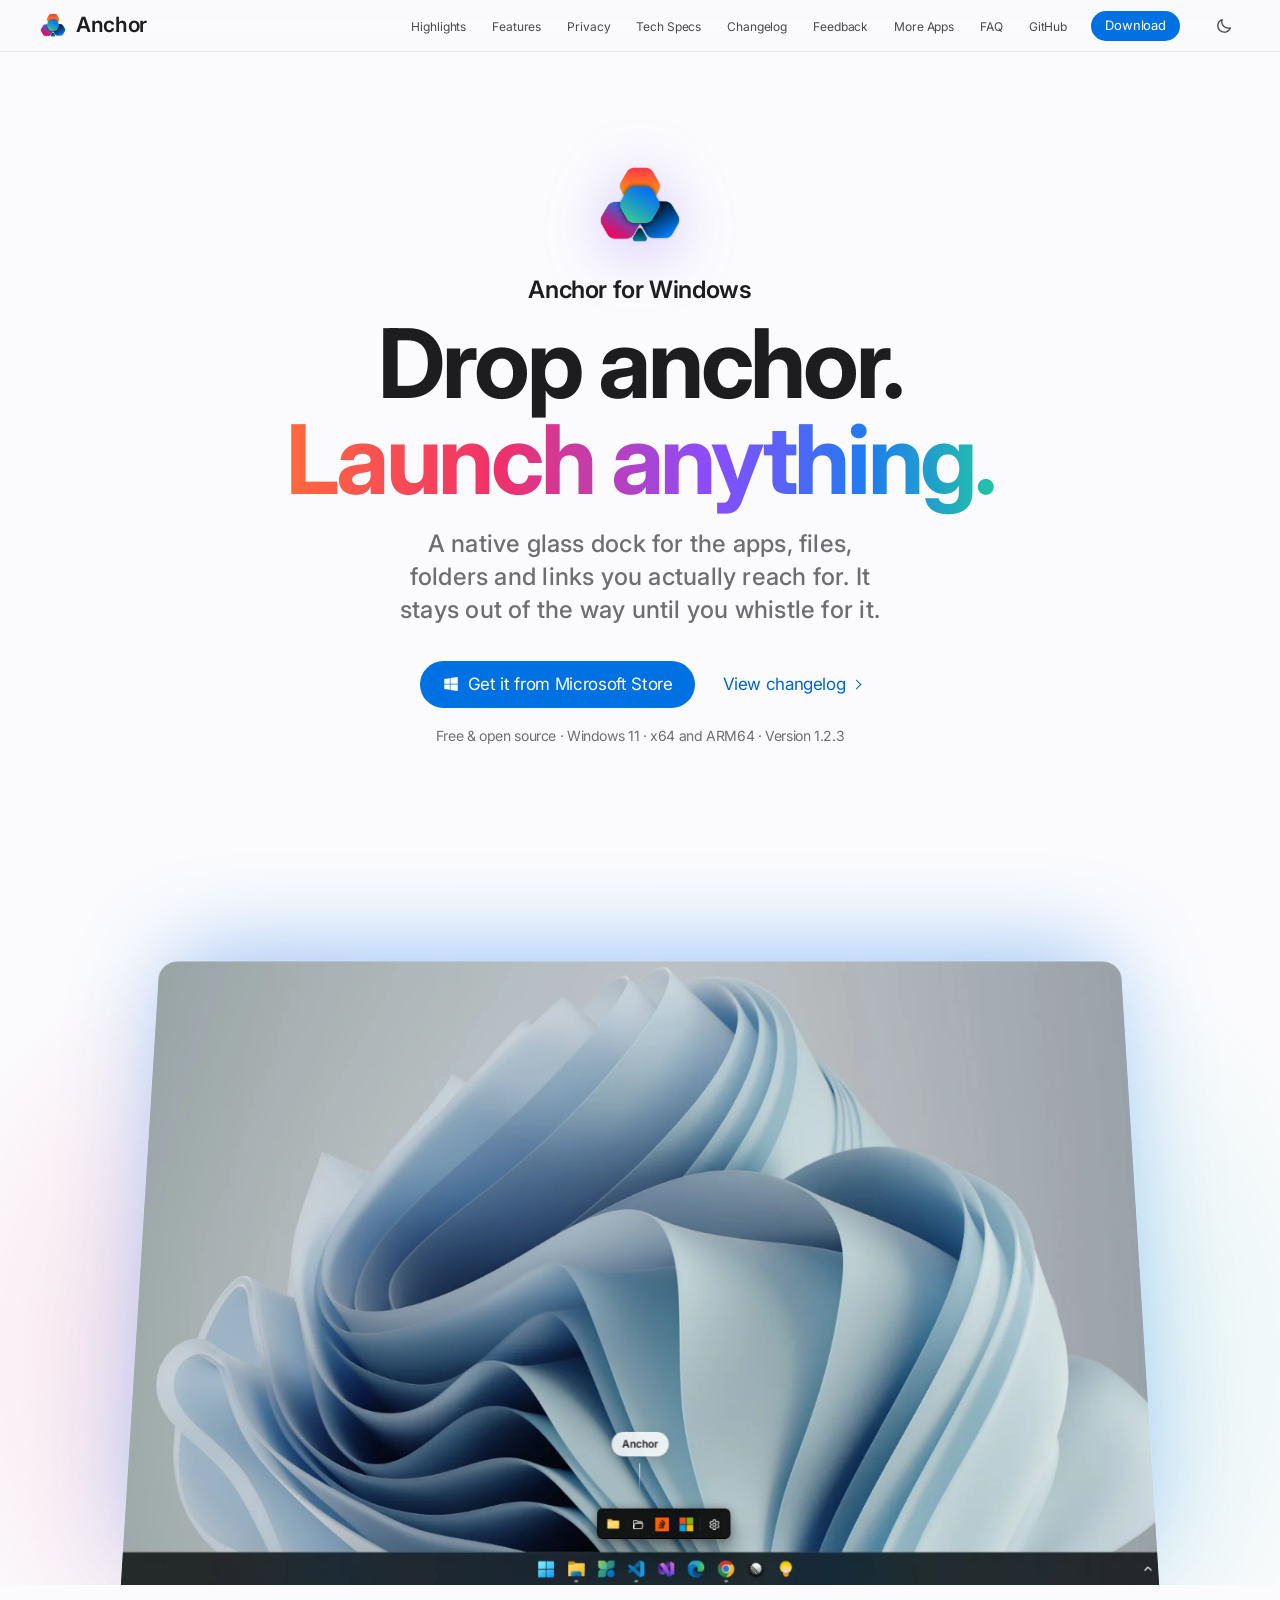
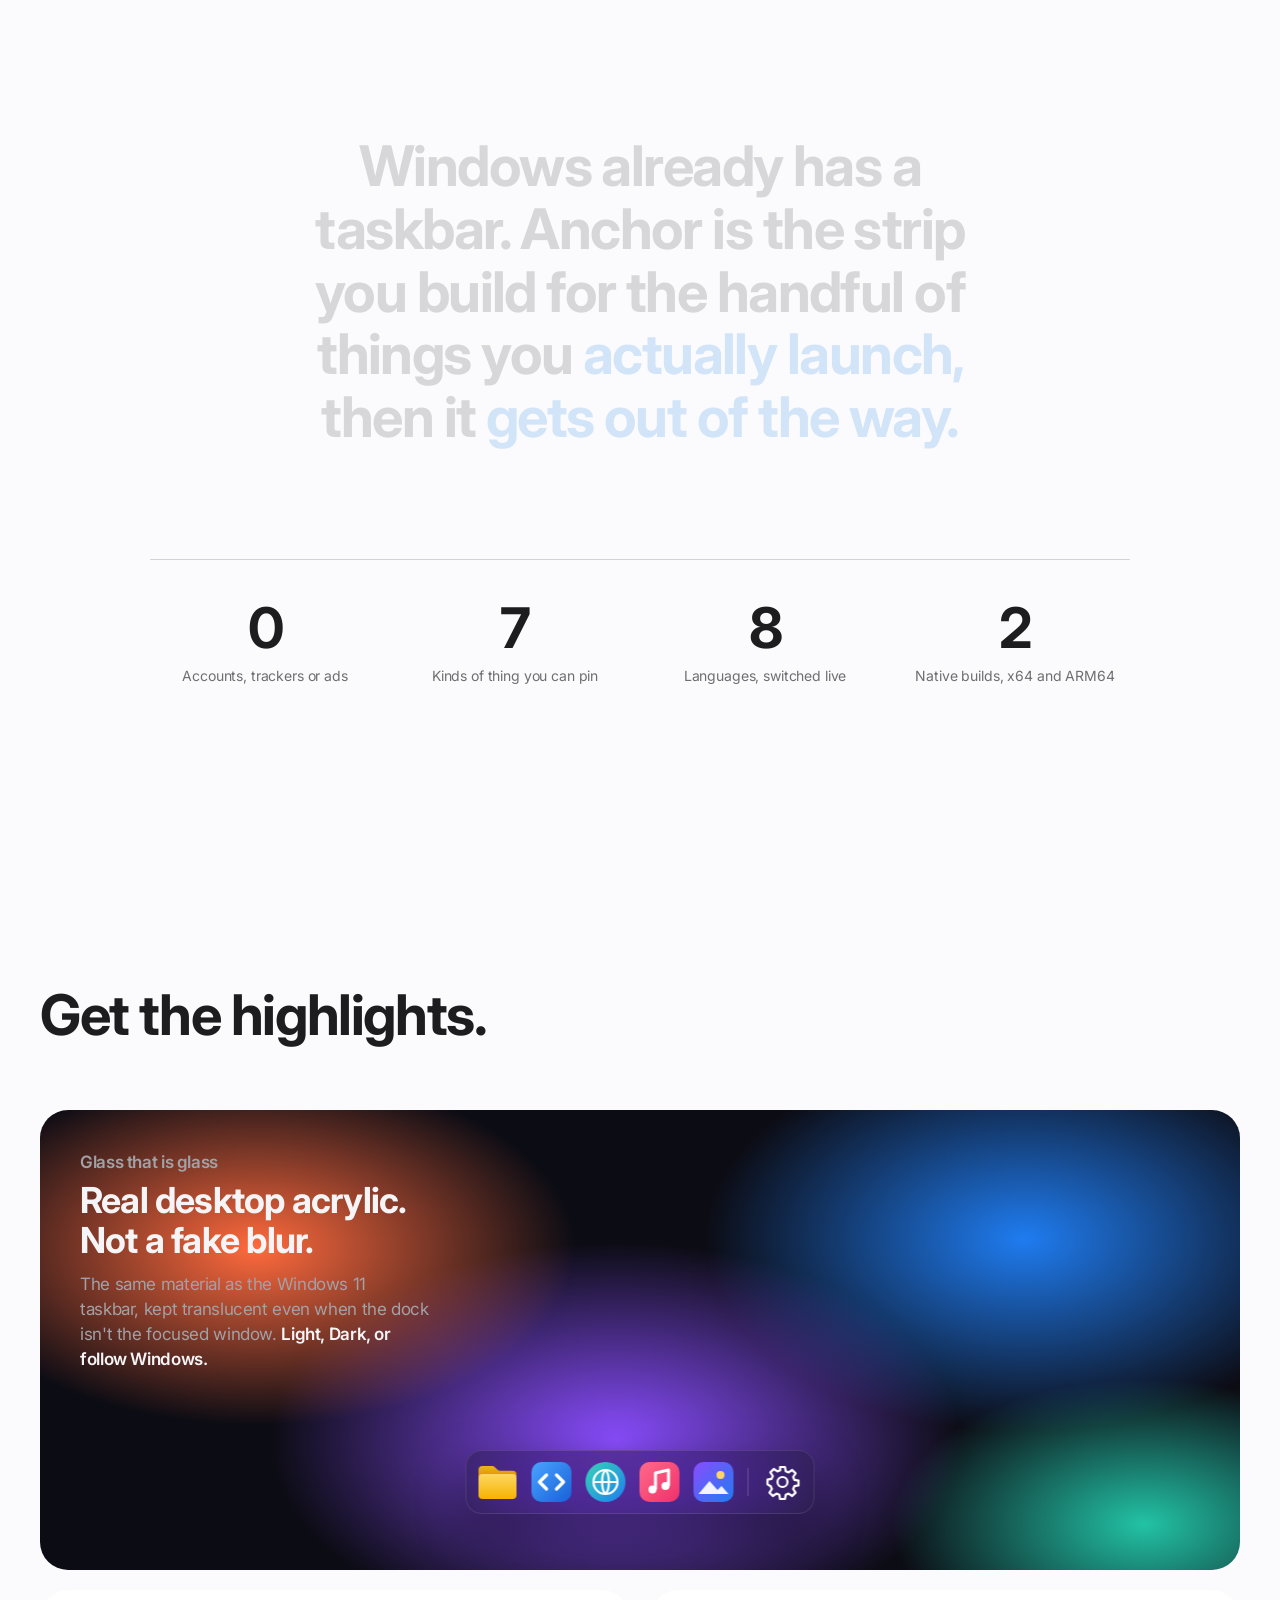
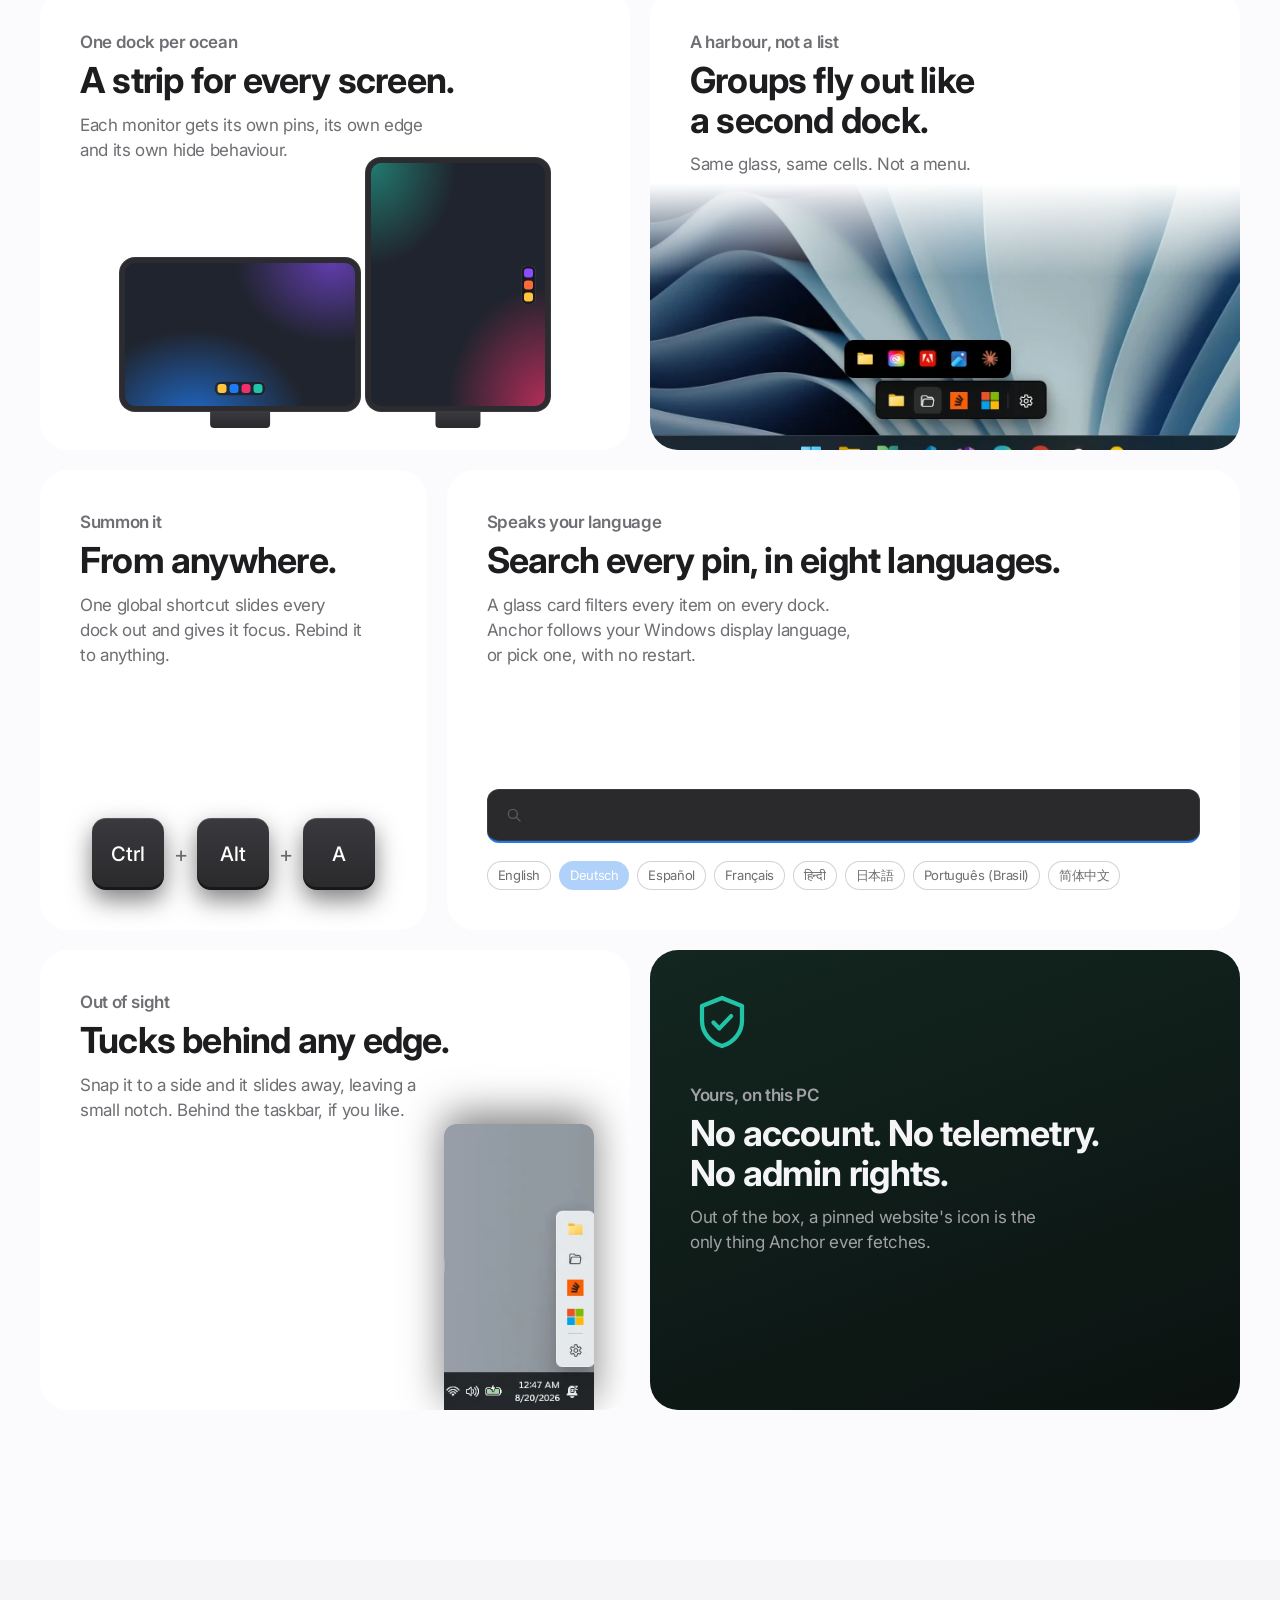
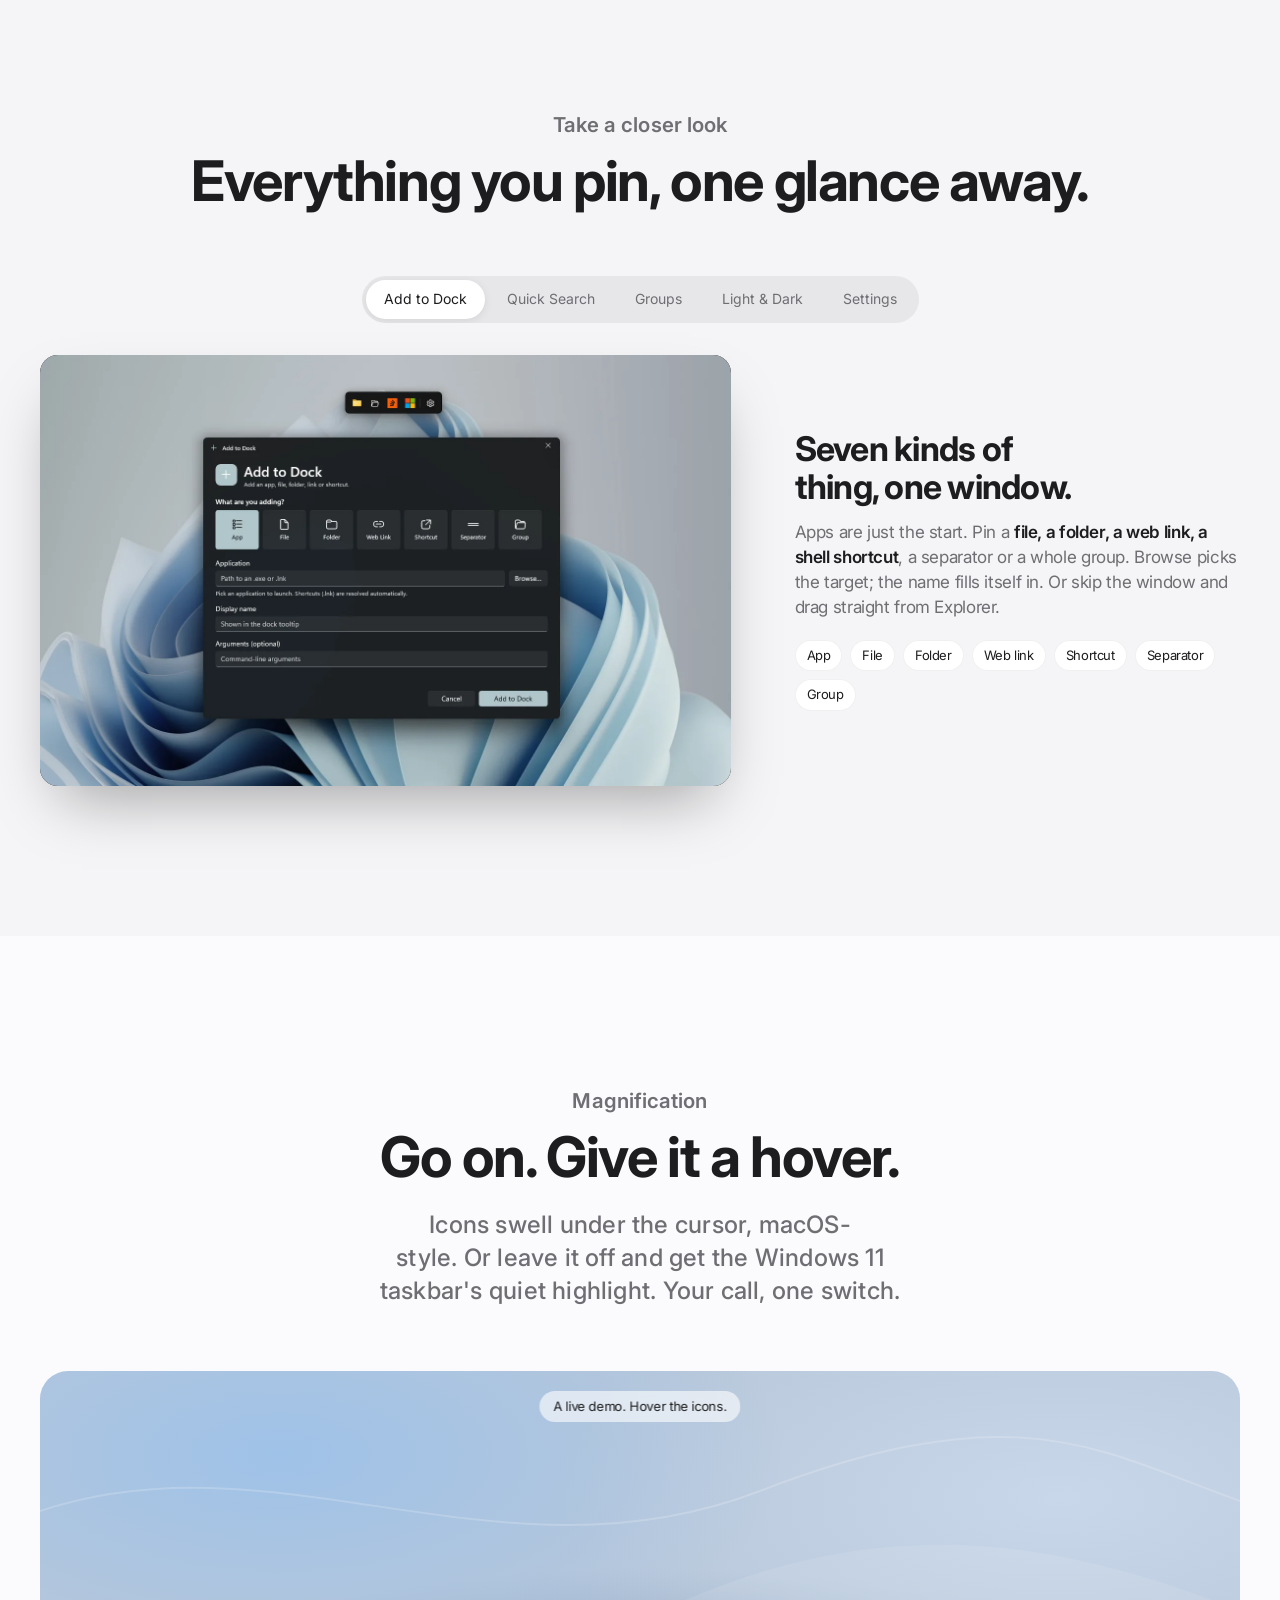
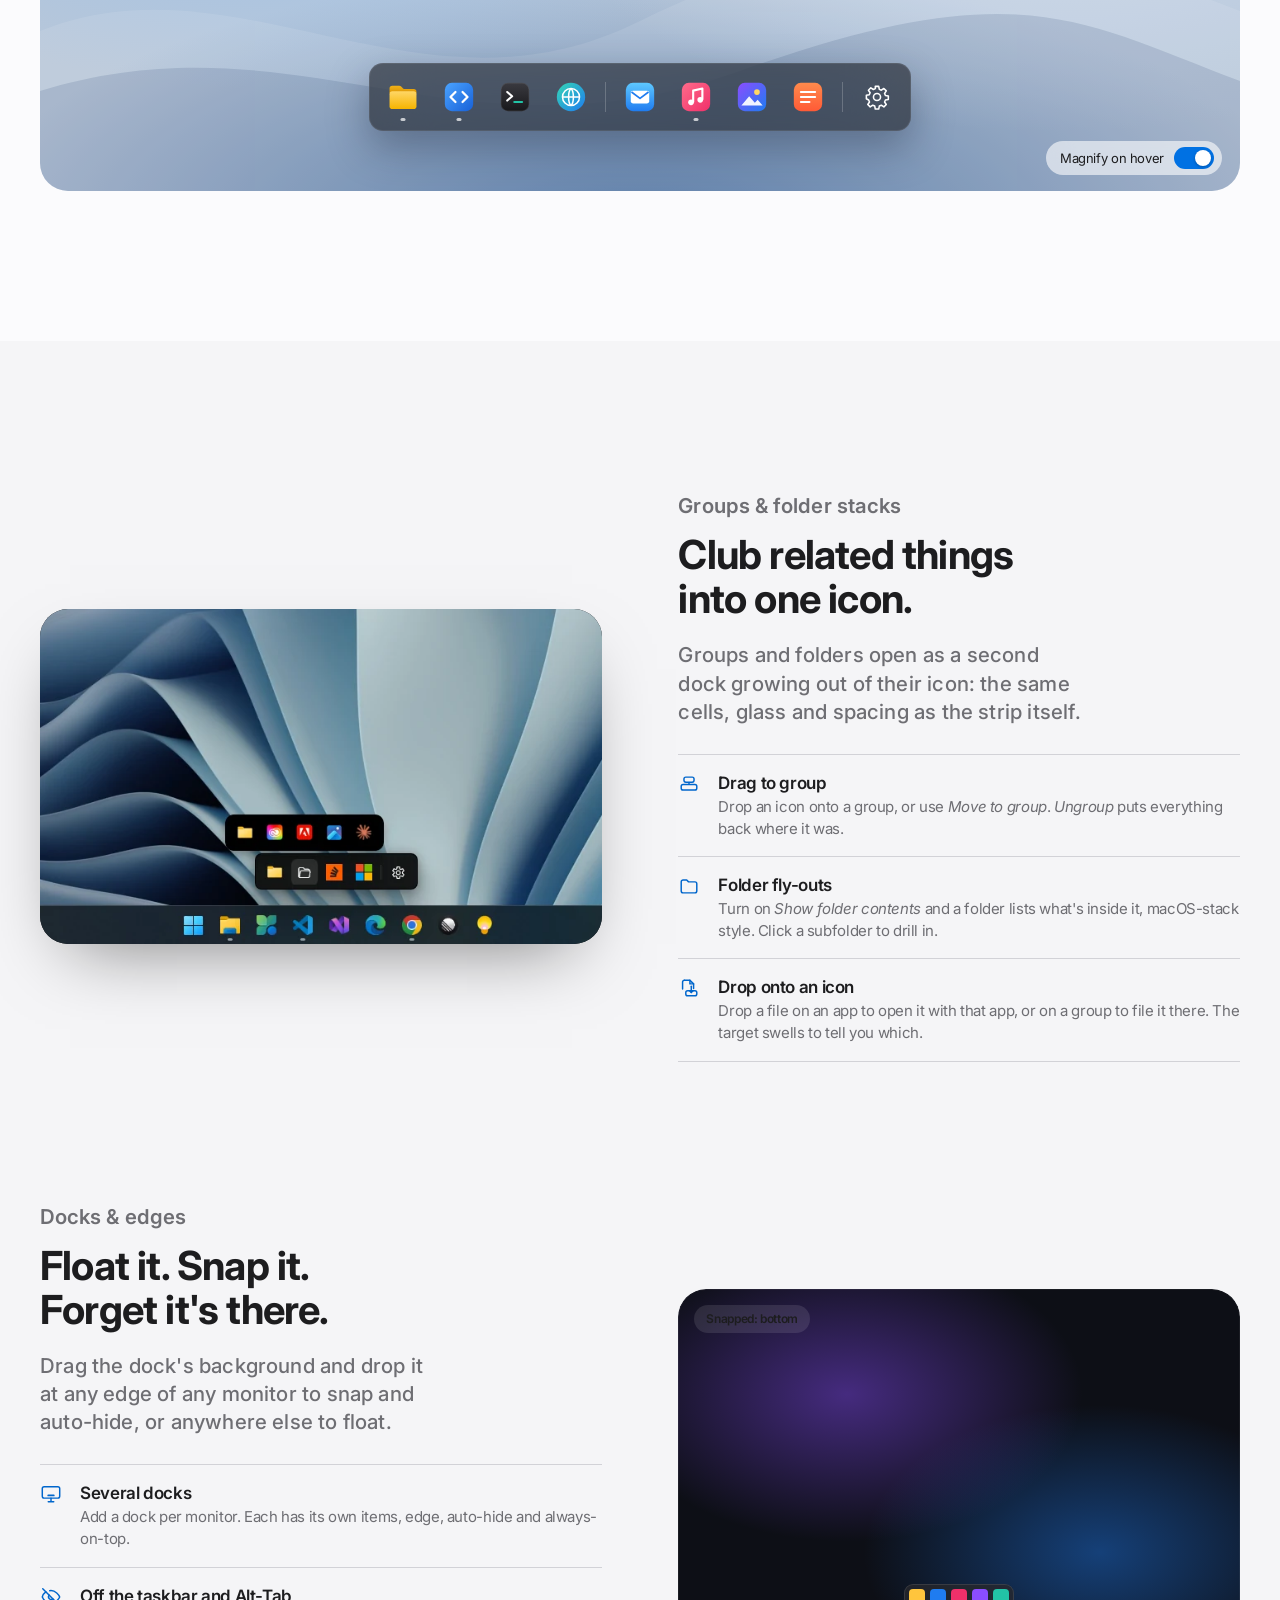
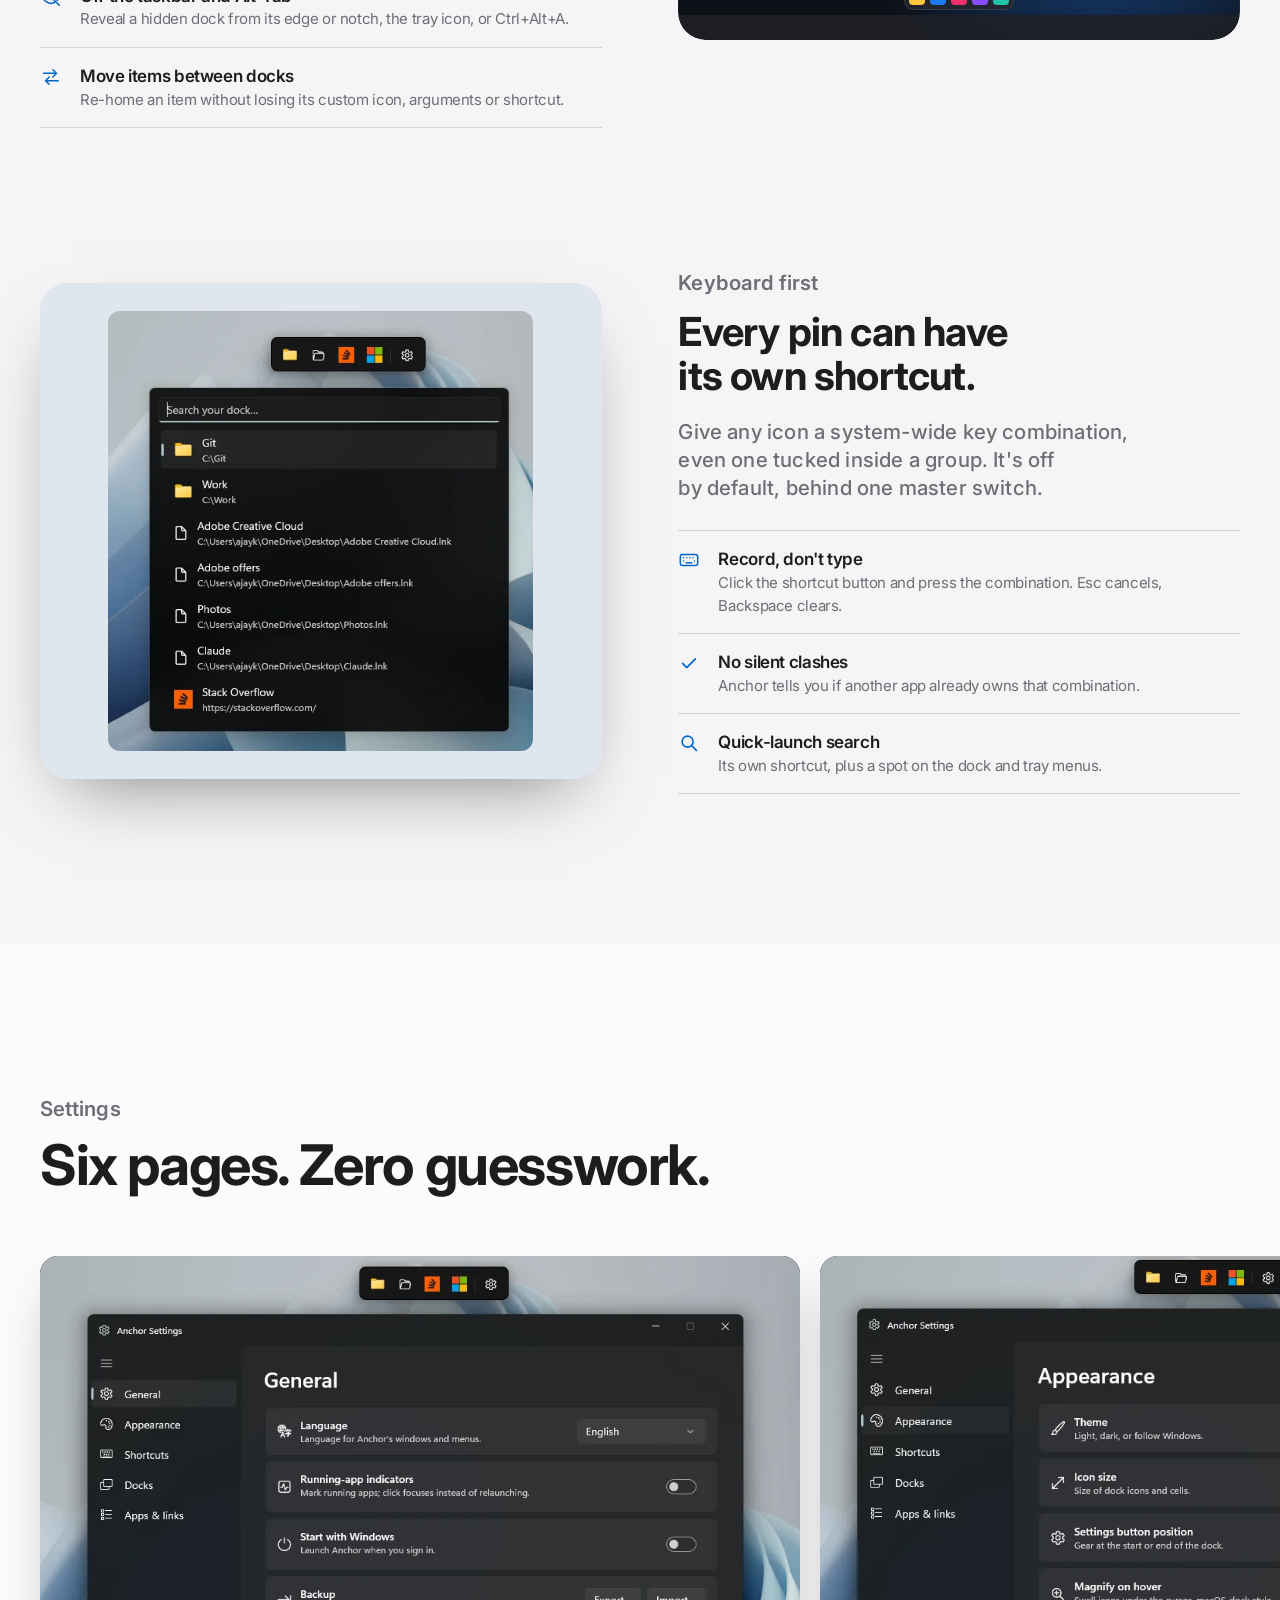
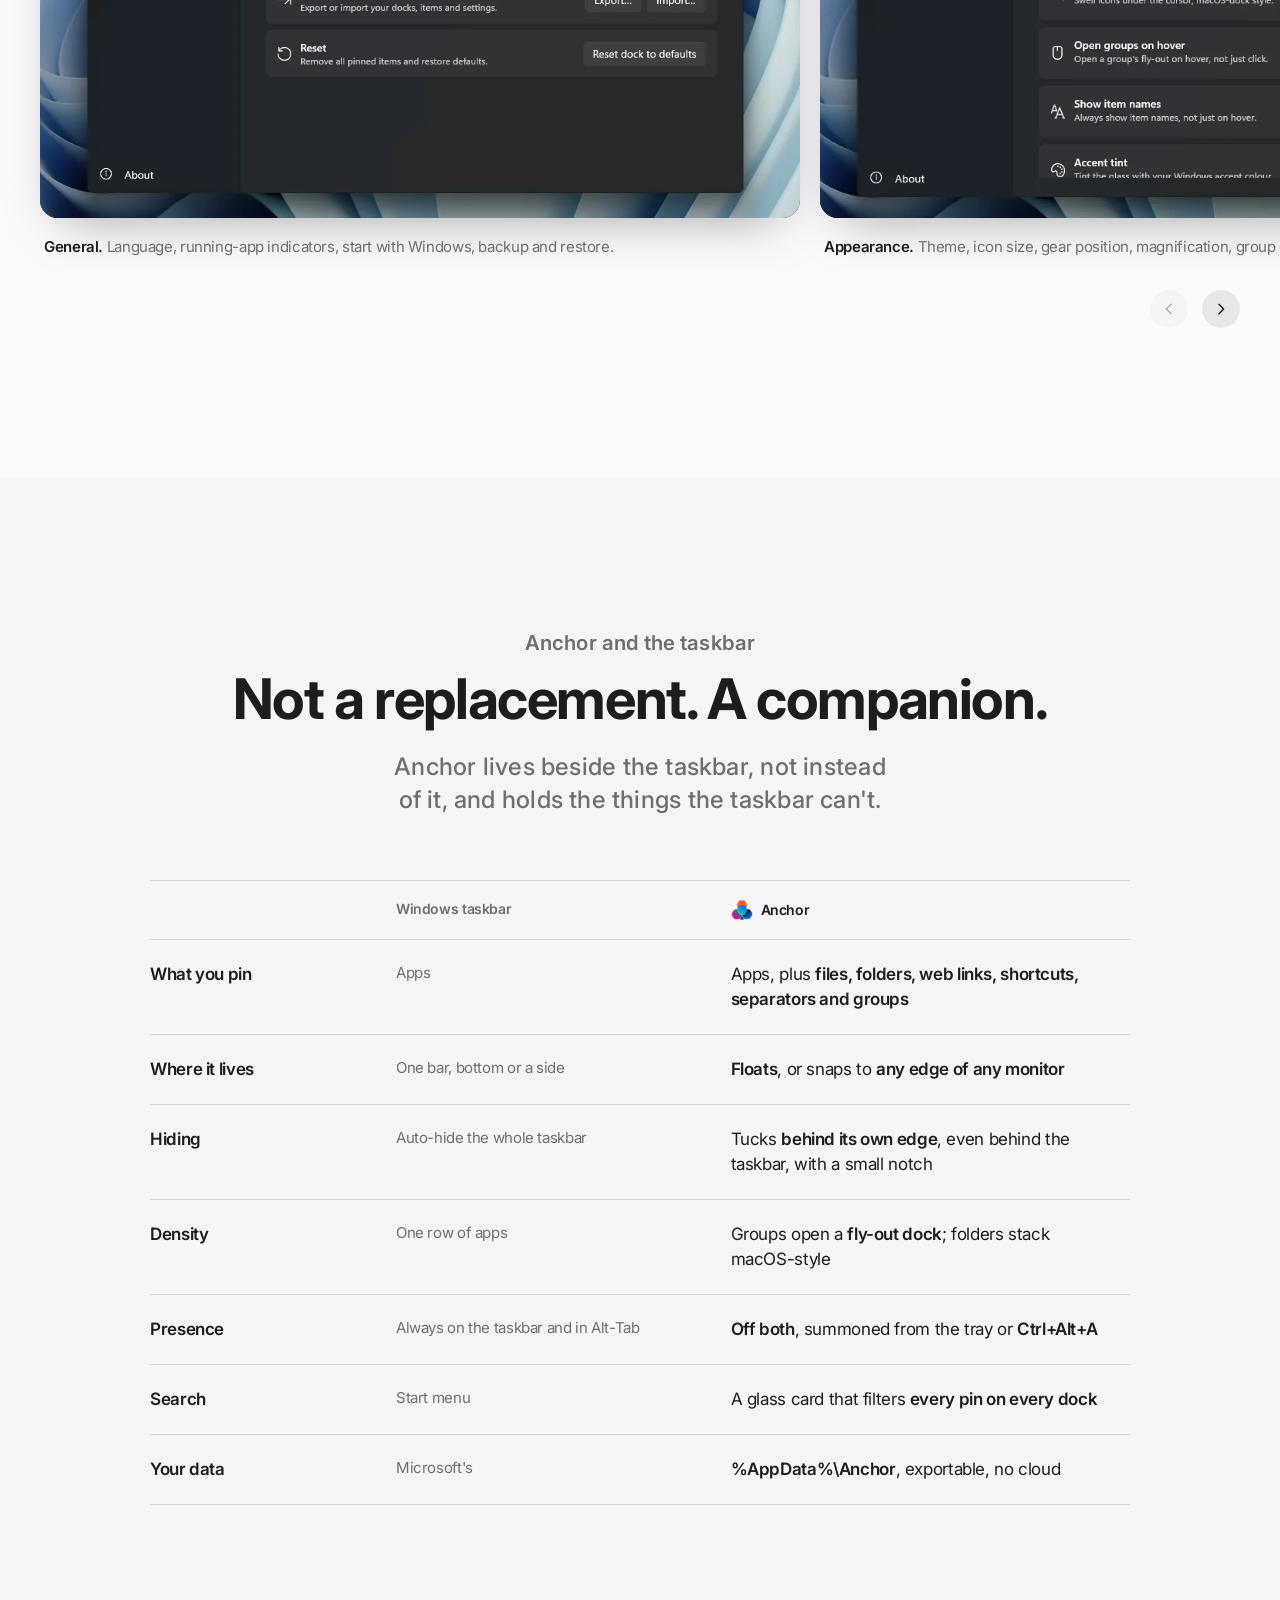
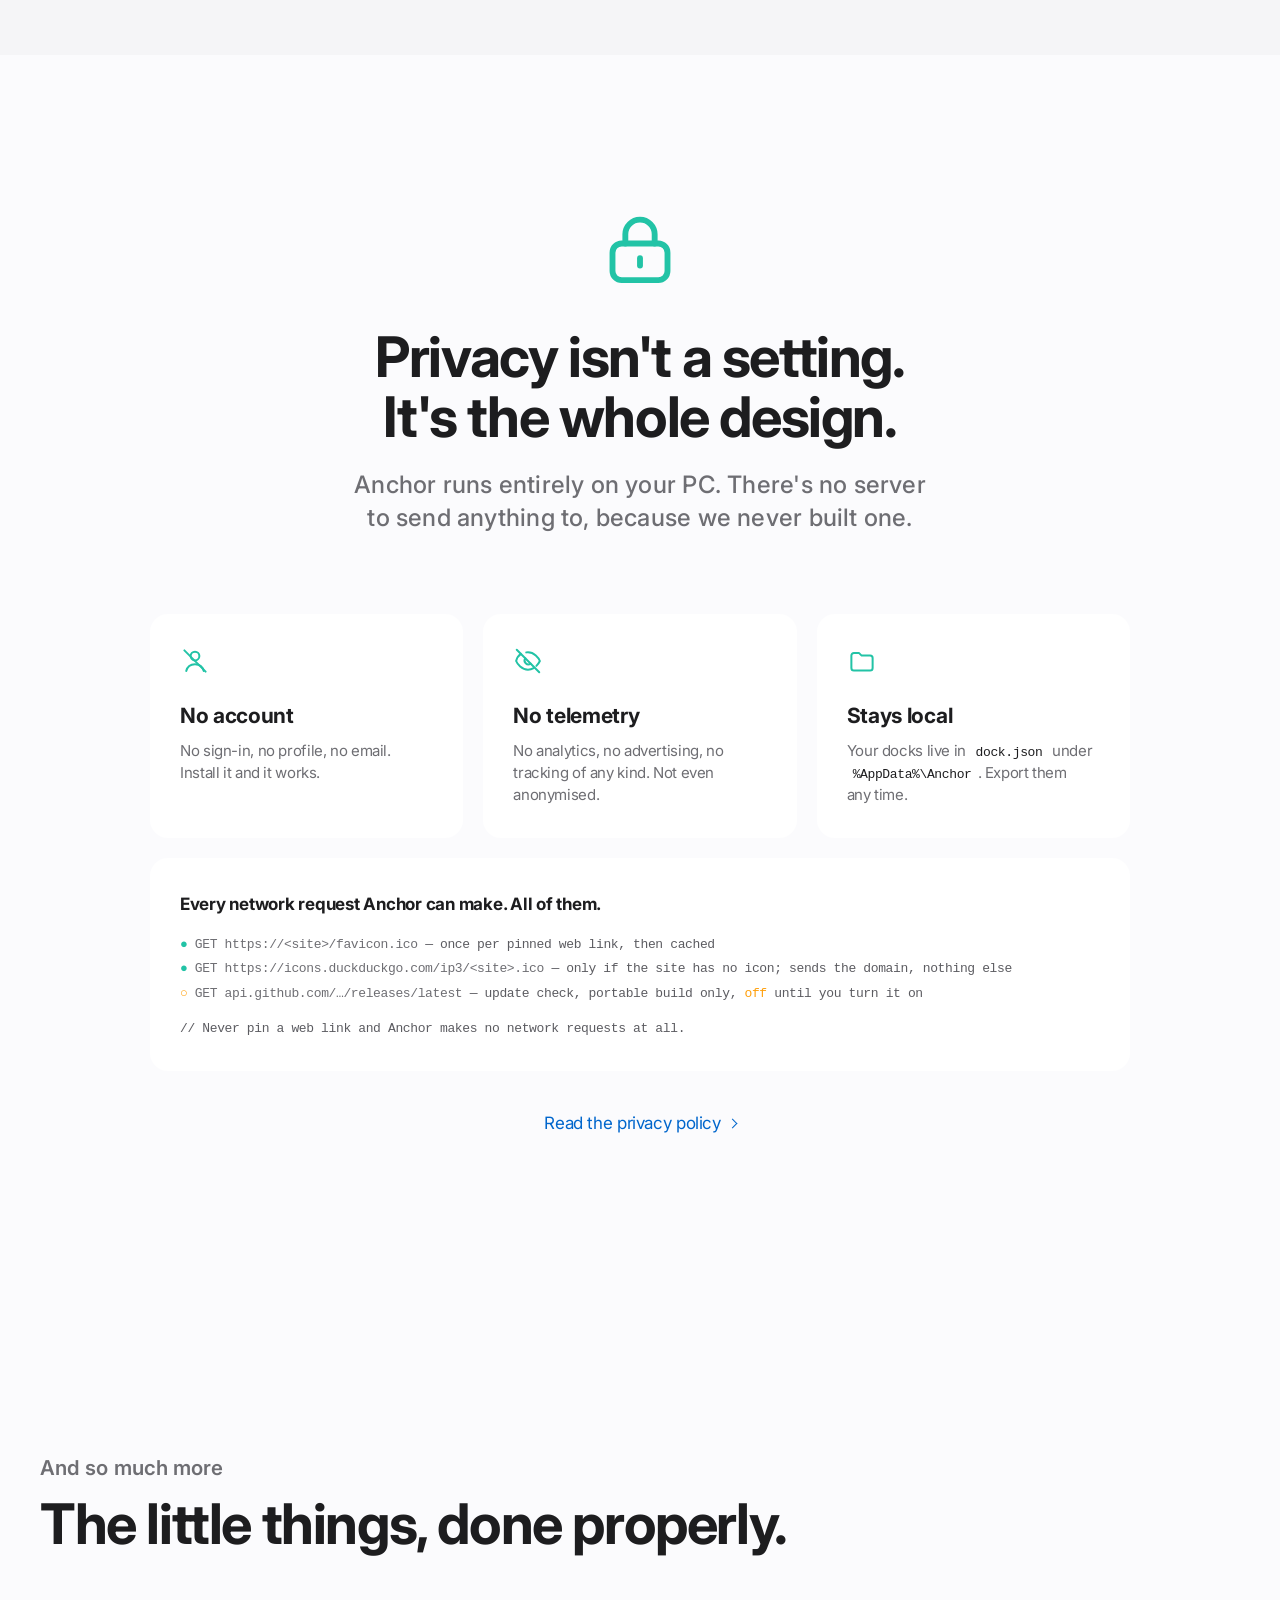
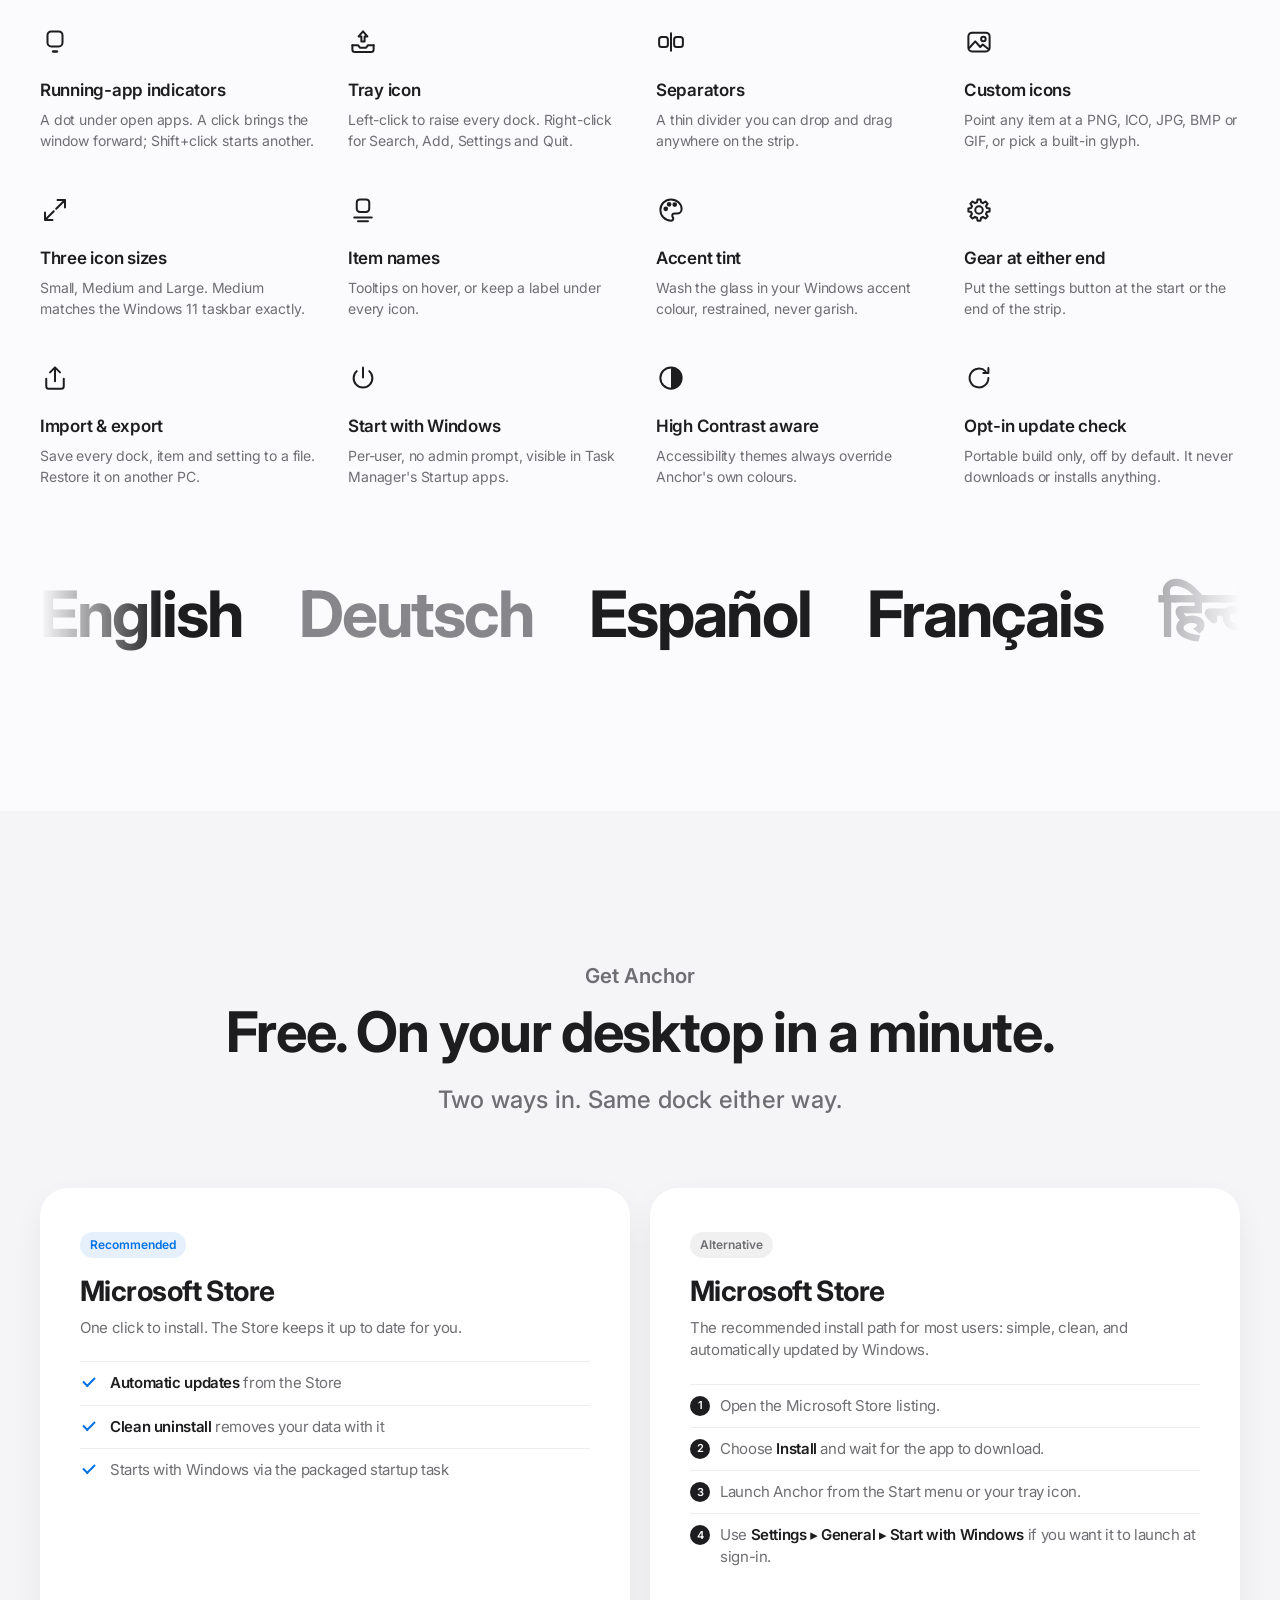
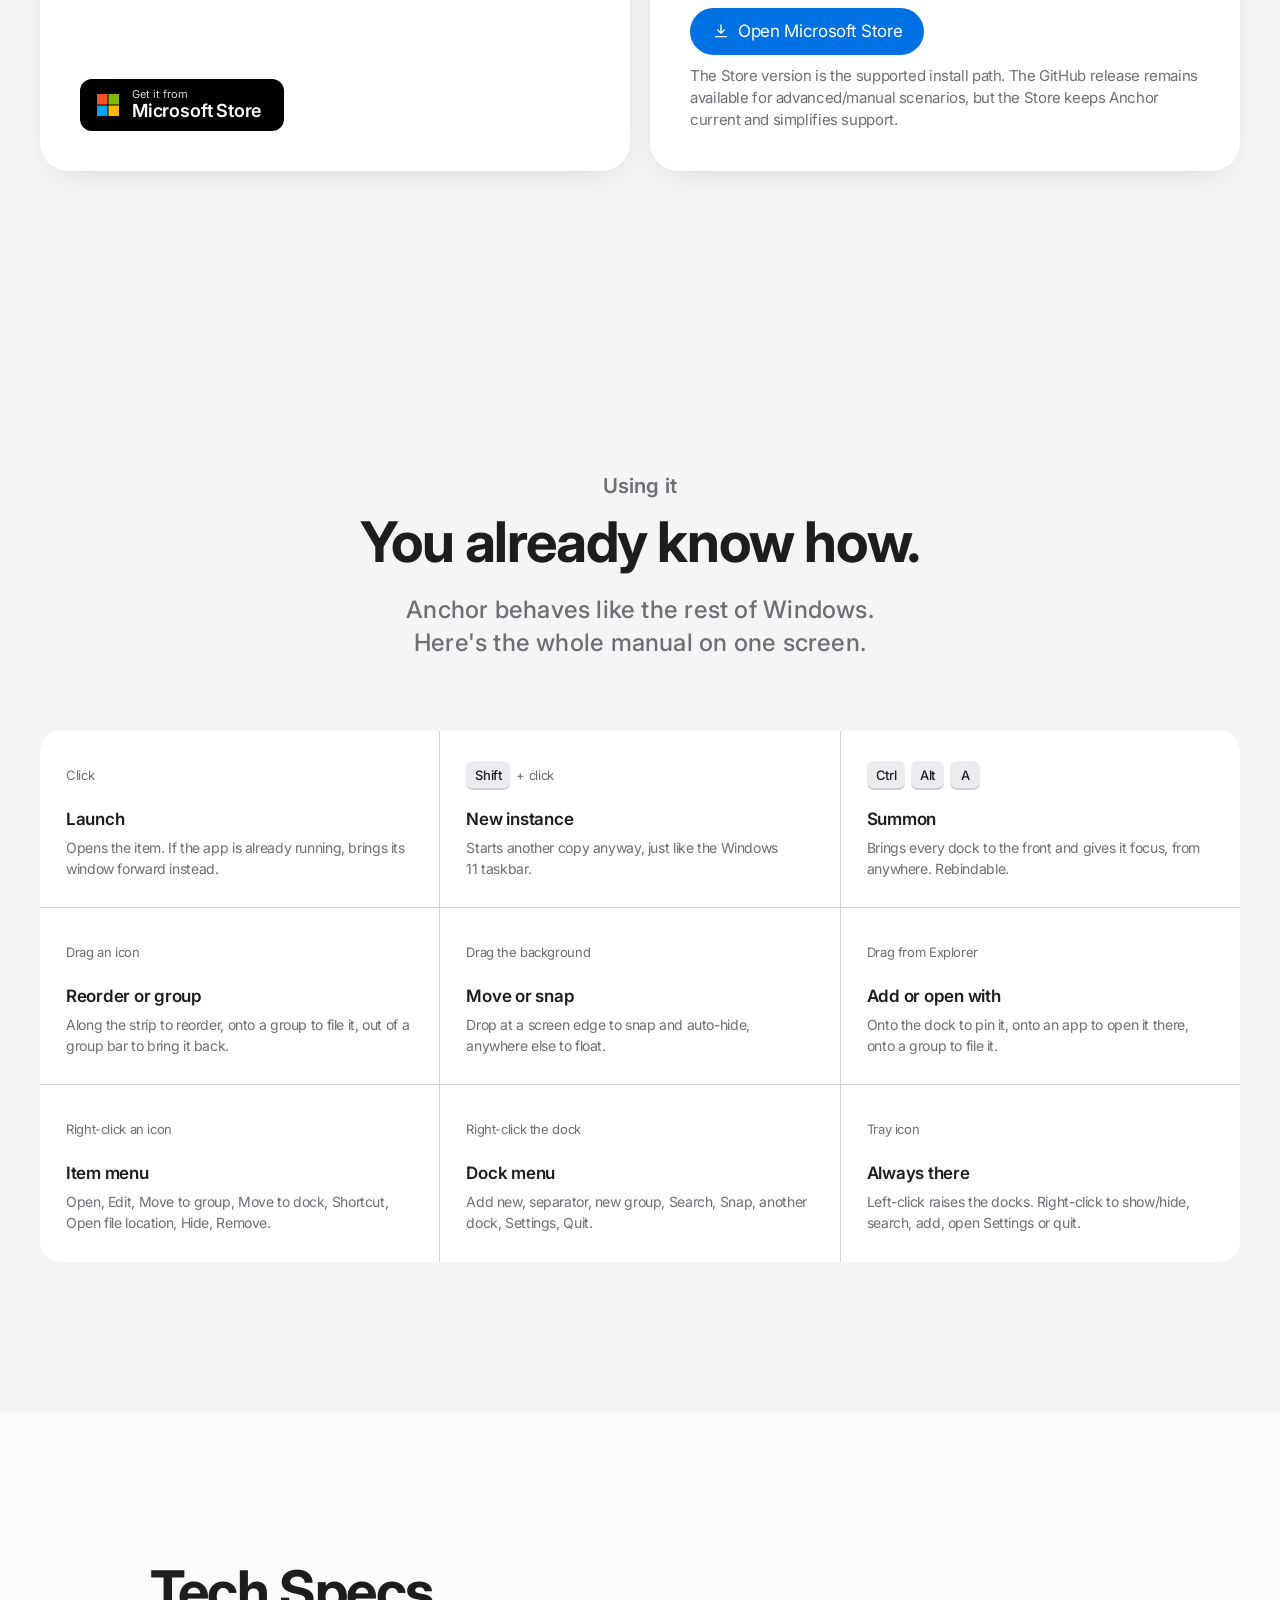
<file: dock/website/index.html>
<!doctype html>
<html lang="en">
<head>
  <meta charset="utf-8">
  <meta name="viewport" content="width=device-width, initial-scale=1, viewport-fit=cover">
  <title>AnchorDock</title>
  <meta name="description" content="Anchor is a floating Windows dock and app launcher built on WinUI 3 and dotnet. Pin apps, files, folders and web links, and launch them across multiple monitors with a shortcut.">
  <meta name="theme-color" content="#000000">
  <meta name="color-scheme" content="light dark">
  <link rel="canonical" href="https://www.anchordock-app.com/">

  <meta property="og:type" content="website">
  <meta property="og:site_name" content="Anchor">
  <meta property="og:title" content="Anchor — Drop anchor. Launch anything.">
  <meta property="og:description" content="A native WinUI 3 dock for Windows. Real acrylic glass, one dock per monitor, fly-out groups and search across every pin. Free, open source, and private by design.">
  <meta property="og:url" content="https://www.anchordock-app.com/">
  <meta property="og:image" content="https://www.anchordock-app.com/assets/img/og.jpg">
  <meta property="og:image:width" content="1200">
  <meta property="og:image:height" content="630">
  <meta name="twitter:card" content="summary_large_image">
  <meta name="twitter:title" content="Anchor — Drop anchor. Launch anything.">
  <meta name="twitter:description" content="A native WinUI 3 dock for Windows. Free, open source, and private by design.">
  <meta name="twitter:image" content="https://www.anchordock-app.com/assets/img/og.jpg">

  <link rel="icon" type="image/png" sizes="32x32" href="assets/img/icon-32.png">
  <link rel="apple-touch-icon" href="assets/img/icon-180.png">
  <link rel="preconnect" href="https://fonts.googleapis.com">
  <link rel="preconnect" href="https://fonts.gstatic.com" crossorigin>
  <link rel="stylesheet" href="https://fonts.googleapis.com/css2?family=Inter:wght@400;500;600;700&display=swap">
  <link rel="stylesheet" href="assets/css/site.css">
  <link rel="stylesheet" href="assets/css/theme.css">
  <script src="assets/js/theme.js"></script>
  <link rel="preload" as="image" href="assets/img/dock-dark.webp">

  <script>document.documentElement.classList.add('js');</script>

  <script type="application/ld+json">
  {
    "@context": "https://schema.org",
    "@type": "SoftwareApplication",
    "name": "AnchorDock",
    "alternateName": "Anchor Dock",
    "applicationCategory": "UtilitiesApplication",
    "operatingSystem": "Windows 11, Windows 10 version 1809 or later",
    "softwareVersion": "1.2.3",
    "description": "A native WinUI 3 dock for Windows. Pin apps, files, folders and web links; snap to any edge of any monitor; summon with Ctrl+Alt+A.",
    "url": "https://www.anchordock-app.com/",
    "downloadUrl": "https://apps.microsoft.com/detail/9nlp5cwmkdj0",
    "installUrl": "https://apps.microsoft.com/detail/9nlp5cwmkdj0",
    "license": "https://opensource.org/licenses/MIT",
    "author": { "@type": "Person", "name": "Ajay Kontham", "url": "https://github.com/ajaykontham" },
    "offers": { "@type": "Offer", "price": "0", "priceCurrency": "USD" },
    "inLanguage": ["en", "de", "es", "fr", "hi", "ja", "pt-BR", "zh-Hans"]
  }
  </script>
</head>
<body>
<a class="skip-link" href="#main">Skip to content</a>

<!-- ============ Icon sprite ============ -->
<svg width="0" height="0" style="position:absolute" aria-hidden="true" focusable="false">
  <defs>
    <linearGradient id="g-folder" x1="0" y1="0" x2="0" y2="1"><stop offset="0" stop-color="#ffd665"/><stop offset="1" stop-color="#f5b400"/></linearGradient>
    <linearGradient id="g-folder-back" x1="0" y1="0" x2="0" y2="1"><stop offset="0" stop-color="#f0b21a"/><stop offset="1" stop-color="#dc9400"/></linearGradient>
    <linearGradient id="g-code" x1="0" y1="0" x2="1" y2="1"><stop offset="0" stop-color="#4aa3ff"/><stop offset="1" stop-color="#1861d8"/></linearGradient>
    <linearGradient id="g-term" x1="0" y1="0" x2="0" y2="1"><stop offset="0" stop-color="#3a3a40"/><stop offset="1" stop-color="#18181b"/></linearGradient>
    <linearGradient id="g-music" x1="0" y1="0" x2="1" y2="1"><stop offset="0" stop-color="#ff6b8a"/><stop offset="1" stop-color="#f0306a"/></linearGradient>
    <linearGradient id="g-photo" x1="0" y1="0" x2="1" y2="1"><stop offset="0" stop-color="#8a4dff"/><stop offset="1" stop-color="#1f7cf0"/></linearGradient>
    <linearGradient id="g-mail" x1="0" y1="0" x2="0" y2="1"><stop offset="0" stop-color="#5ec8ff"/><stop offset="1" stop-color="#1f7cf0"/></linearGradient>
    <linearGradient id="g-web" x1="0" y1="0" x2="1" y2="1"><stop offset="0" stop-color="#35d6b5"/><stop offset="1" stop-color="#1f7cf0"/></linearGradient>
    <linearGradient id="g-notes" x1="0" y1="0" x2="0" y2="1"><stop offset="0" stop-color="#ff8a4c"/><stop offset="1" stop-color="#ff5a36"/></linearGradient>
  </defs>

  <!-- App tiles (48 × 48) -->
  <symbol id="app-folder" viewBox="0 0 48 48">
    <path fill="url(#g-folder-back)" d="M5 12a4 4 0 0 1 4-4h9.6a4 4 0 0 1 2.8 1.2l2.4 2.4a4 4 0 0 0 2.8 1.2H39a4 4 0 0 1 4 4v2H5z"/>
    <rect x="5" y="16" width="38" height="25" rx="4" fill="url(#g-folder)"/>
  </symbol>
  <symbol id="app-code" viewBox="0 0 48 48">
    <rect x="4" y="4" width="40" height="40" rx="10" fill="url(#g-code)"/>
    <path d="M19 17l-7 7 7 7M29 17l7 7-7 7" fill="none" stroke="#fff" stroke-width="3.2" stroke-linecap="round" stroke-linejoin="round"/>
  </symbol>
  <symbol id="app-terminal" viewBox="0 0 48 48">
    <rect x="4" y="4" width="40" height="40" rx="10" fill="url(#g-term)"/>
    <rect x="4.5" y="4.5" width="39" height="39" rx="9.5" fill="none" stroke="#fff" stroke-opacity=".12"/>
    <path d="M13 17l7 6-7 6" fill="none" stroke="#fff" stroke-width="3" stroke-linecap="round" stroke-linejoin="round"/>
    <path d="M23 31h11" stroke="#22c3a6" stroke-width="3" stroke-linecap="round"/>
  </symbol>
  <symbol id="app-music" viewBox="0 0 48 48">
    <rect x="4" y="4" width="40" height="40" rx="10" fill="url(#g-music)"/>
    <path d="M20 31.5V15l13-3v16" fill="none" stroke="#fff" stroke-width="3" stroke-linejoin="round"/>
    <circle cx="17" cy="31.5" r="4" fill="#fff"/><circle cx="30" cy="28" r="4" fill="#fff"/>
  </symbol>
  <symbol id="app-photos" viewBox="0 0 48 48">
    <rect x="4" y="4" width="40" height="40" rx="10" fill="url(#g-photo)"/>
    <circle cx="31" cy="17" r="4" fill="#ffd665"/>
    <path d="M9 36l11-13 8 9 4-4 7 8z" fill="#fff" fill-opacity=".92"/>
  </symbol>
  <symbol id="app-mail" viewBox="0 0 48 48">
    <rect x="4" y="4" width="40" height="40" rx="10" fill="url(#g-mail)"/>
    <rect x="11" y="15" width="26" height="18" rx="3" fill="#fff"/>
    <path d="M12 17l12 9 12-9" fill="none" stroke="#1f7cf0" stroke-width="2.4" stroke-linejoin="round"/>
  </symbol>
  <symbol id="app-web" viewBox="0 0 48 48">
    <circle cx="24" cy="24" r="20" fill="url(#g-web)"/>
    <g fill="none" stroke="#fff" stroke-width="2.2">
      <circle cx="24" cy="24" r="12"/><path d="M12 24h24M24 12c-4.5 4-4.5 20 0 24M24 12c4.5 4 4.5 20 0 24"/>
    </g>
  </symbol>
  <symbol id="app-notes" viewBox="0 0 48 48">
    <rect x="4" y="4" width="40" height="40" rx="10" fill="url(#g-notes)"/>
    <path d="M14 17h20M14 24h20M14 31h12" stroke="#fff" stroke-width="3" stroke-linecap="round"/>
  </symbol>
  <symbol id="app-gear" viewBox="0 0 48 48">
    <g fill="none" stroke="#fff" stroke-width="2.2" stroke-linejoin="round">
      <path d="M21.6 9h4.8l.9 4.2 2.8 1.2 3.6-2.4 3.4 3.4-2.4 3.6 1.2 2.8 4.1.8v4.8l-4.1.8-1.2 2.8 2.4 3.6-3.4 3.4-3.6-2.4-2.8 1.2-.9 4.2h-4.8l-.8-4.2-2.8-1.2-3.6 2.4-3.4-3.4 2.4-3.6-1.2-2.8L9 26.4v-4.8l4.1-.8 1.2-2.8-2.4-3.6 3.4-3.4 3.6 2.4 2.8-1.2z"/>
      <circle cx="24" cy="24" r="5"/>
    </g>
  </symbol>

  <!-- Line glyphs (24 × 24) -->
  <symbol id="i-lock" viewBox="0 0 24 24"><g fill="none" stroke="currentColor" stroke-width="1.6" stroke-linecap="round" stroke-linejoin="round"><rect x="4.5" y="10.5" width="15" height="10" rx="2.5"/><path d="M8 10.5V8a4 4 0 0 1 8 0v2.5"/><path d="M12 14.5v2"/></g></symbol>
  <symbol id="i-eye-off" viewBox="0 0 24 24"><g fill="none" stroke="currentColor" stroke-width="1.6" stroke-linecap="round" stroke-linejoin="round"><path d="M3 3l18 18"/><path d="M10.6 5.1A10 10 0 0 1 12 5c5 0 8.5 4.5 9.5 7a13 13 0 0 1-2.8 3.9M6.3 6.3C4.4 7.6 3.1 9.6 2.5 12c1 2.5 4.5 7 9.5 7 1.7 0 3.2-.5 4.5-1.3"/><path d="M9.9 9.9a3 3 0 0 0 4.2 4.2"/></g></symbol>
  <symbol id="i-person-off" viewBox="0 0 24 24"><g fill="none" stroke="currentColor" stroke-width="1.6" stroke-linecap="round" stroke-linejoin="round"><circle cx="12" cy="8" r="3.5"/><path d="M5 20c.8-3.5 3.6-5.5 7-5.5s6.2 2 7 5.5"/><path d="M3.5 3.5l17 17"/></g></symbol>
  <symbol id="i-globe" viewBox="0 0 24 24"><g fill="none" stroke="currentColor" stroke-width="1.6" stroke-linecap="round"><circle cx="12" cy="12" r="8.5"/><path d="M3.5 12h17M12 3.5c-3 3-3 14 0 17M12 3.5c3 3 3 14 0 17"/></g></symbol>
  <symbol id="i-folder" viewBox="0 0 24 24"><path fill="none" stroke="currentColor" stroke-width="1.6" stroke-linejoin="round" d="M3.5 7.5a2 2 0 0 1 2-2h4l2 2h7a2 2 0 0 1 2 2v8a2 2 0 0 1-2 2h-13a2 2 0 0 1-2-2z"/></symbol>
  <symbol id="i-download" viewBox="0 0 24 24"><g fill="none" stroke="currentColor" stroke-width="1.8" stroke-linecap="round" stroke-linejoin="round"><path d="M12 4v11M7.5 10.5L12 15l4.5-4.5M5 19.5h14"/></g></symbol>
  <symbol id="i-dot" viewBox="0 0 24 24"><g fill="none" stroke="currentColor" stroke-width="1.6" stroke-linejoin="round"><rect x="6" y="3.5" width="12" height="12" rx="3"/></g><rect x="9.5" y="18.5" width="5" height="2" rx="1" fill="currentColor"/></symbol>
  <symbol id="i-separator" viewBox="0 0 24 24"><g fill="none" stroke="currentColor" stroke-width="1.6" stroke-linecap="round"><rect x="2.5" y="8" width="7" height="8" rx="2"/><rect x="14.5" y="8" width="7" height="8" rx="2"/><path d="M12 5v14"/></g></symbol>
  <symbol id="i-image" viewBox="0 0 24 24"><g fill="none" stroke="currentColor" stroke-width="1.6" stroke-linejoin="round"><rect x="3.5" y="4.5" width="17" height="15" rx="3"/><circle cx="15.5" cy="9.5" r="1.8"/><path d="M4 17l5-5.5 4 4.5 2-2 5 4"/></g></symbol>
  <symbol id="i-drop" viewBox="0 0 24 24"><g fill="none" stroke="currentColor" stroke-width="1.6" stroke-linecap="round" stroke-linejoin="round"><path d="M7 3.5h6l4 4v5"/><path d="M13 3.5v4h4"/><path d="M7 3.5a2 2 0 0 0-2 2V13"/><rect x="8.5" y="15" width="12" height="5.5" rx="2"/><path d="M14.5 10v7"/><path d="M12.5 15l2 2 2-2"/></g></symbol>
  <symbol id="i-move" viewBox="0 0 24 24"><g fill="none" stroke="currentColor" stroke-width="1.6" stroke-linecap="round" stroke-linejoin="round"><rect x="2.5" y="4.5" width="8" height="6" rx="1.5"/><rect x="13.5" y="13.5" width="8" height="6" rx="1.5"/><path d="M6.5 13.5v1.5a2 2 0 0 0 2 2H11M9.5 15l1.5 2-1.5 2"/></g></symbol>
  <symbol id="i-swap" viewBox="0 0 24 24"><g fill="none" stroke="currentColor" stroke-width="1.6" stroke-linecap="round" stroke-linejoin="round"><path d="M4 8h14M14 4l4 4-4 4M20 16H6M10 12l-4 4 4 4"/></g></symbol>
  <symbol id="i-gear" viewBox="0 0 24 24"><g fill="none" stroke="currentColor" stroke-width="1.6" stroke-linejoin="round"><circle cx="12" cy="12" r="3"/><path d="M10.8 3.5h2.4l.5 2.3 1.5.7 2-1.3 1.7 1.7-1.3 2 .7 1.5 2.2.4v2.4l-2.2.4-.7 1.5 1.3 2-1.7 1.7-2-1.3-1.5.7-.5 2.3h-2.4l-.4-2.3-1.6-.7-2 1.3-1.7-1.7 1.3-2-.7-1.5-2.2-.4v-2.4l2.2-.4.7-1.5-1.3-2 1.7-1.7 2 1.3 1.6-.7z"/></g></symbol>
  <symbol id="i-text" viewBox="0 0 24 24"><g fill="none" stroke="currentColor" stroke-width="1.6" stroke-linecap="round" stroke-linejoin="round"><rect x="7" y="3.5" width="10" height="10" rx="2.5"/><path d="M5 18h14M8 21h8"/></g></symbol>
  <symbol id="i-palette" viewBox="0 0 24 24"><g fill="none" stroke="currentColor" stroke-width="1.6" stroke-linejoin="round"><path d="M12 3.5a8.5 8.5 0 0 0 0 17c1.2 0 1.8-.8 1.8-1.7 0-1-.8-1.4-.8-2.3 0-1 .8-1.7 1.8-1.7h2.1a3.6 3.6 0 0 0 3.6-3.6C20.5 7 16.7 3.5 12 3.5z"/><circle cx="7.8" cy="11" r="1.1" fill="currentColor"/><circle cx="10.5" cy="7.4" r="1.1" fill="currentColor"/><circle cx="15" cy="7.6" r="1.1" fill="currentColor"/></g></symbol>
  <symbol id="i-resize" viewBox="0 0 24 24"><g fill="none" stroke="currentColor" stroke-width="1.6" stroke-linecap="round" stroke-linejoin="round"><path d="M14 4h6v6M10 20H4v-6M20 4l-7 7M4 20l7-7"/></g></symbol>
  <symbol id="i-contrast" viewBox="0 0 24 24"><g fill="none" stroke="currentColor" stroke-width="1.6"><circle cx="12" cy="12" r="8.5"/></g><path d="M12 3.5a8.5 8.5 0 0 1 0 17z" fill="currentColor"/></symbol>
  <symbol id="i-tray" viewBox="0 0 24 24"><g fill="none" stroke="currentColor" stroke-width="1.6" stroke-linecap="round" stroke-linejoin="round"><path d="M3.5 14.5V18a2 2 0 0 0 2 2h13a2 2 0 0 0 2-2v-3.5"/><path d="M3.5 14.5h4.5l1.5 2h5l1.5-2h4.5"/><path d="M12 3.5l3.5 4h-2.2v4h-2.6v-4H8.5z"/></g></symbol>
  <symbol id="i-power" viewBox="0 0 24 24"><g fill="none" stroke="currentColor" stroke-width="1.6" stroke-linecap="round"><path d="M12 3.5v8"/><path d="M7 6.5a7.5 7.5 0 1 0 10 0"/></g></symbol>
  <symbol id="i-stack" viewBox="0 0 24 24"><g fill="none" stroke="currentColor" stroke-width="1.6" stroke-linejoin="round"><path d="M12 3.5l8.5 4.5L12 12.5 3.5 8z"/><path d="M3.5 12L12 16.5 20.5 12M3.5 16L12 20.5 20.5 16"/></g></symbol>
  <symbol id="i-refresh" viewBox="0 0 24 24"><g fill="none" stroke="currentColor" stroke-width="1.6" stroke-linecap="round" stroke-linejoin="round"><path d="M19.5 12a7.5 7.5 0 1 1-2.2-5.3"/><path d="M19.5 4v4h-4"/></g></symbol>
  <symbol id="i-shield" viewBox="0 0 24 24"><g fill="none" stroke="currentColor" stroke-width="1.6" stroke-linecap="round" stroke-linejoin="round"><path d="M12 3l7.5 3v5.5c0 4.5-3.2 8.2-7.5 9.5-4.3-1.3-7.5-5-7.5-9.5V6z"/><path d="M8.8 12.2l2.2 2.2 4.4-4.6"/></g></symbol>
  <symbol id="i-keyboard" viewBox="0 0 24 24"><g fill="none" stroke="currentColor" stroke-width="1.6" stroke-linecap="round" stroke-linejoin="round"><rect x="2.5" y="6" width="19" height="12" rx="2.5"/><path d="M6 9.5h.01M9.5 9.5h.01M13 9.5h.01M16.5 9.5h.01M6 13h.01M18 13h.01M9 15h6"/></g></symbol>
  <symbol id="i-search" viewBox="0 0 24 24"><g fill="none" stroke="currentColor" stroke-width="1.8" stroke-linecap="round"><circle cx="10.5" cy="10.5" r="6"/><path d="M15 15l5 5"/></g></symbol>
  <symbol id="i-layers" viewBox="0 0 24 24"><g fill="none" stroke="currentColor" stroke-width="1.6" stroke-linejoin="round"><rect x="3.5" y="12.5" width="17" height="6" rx="2"/><rect x="6.5" y="4.5" width="11" height="5.5" rx="2"/><path d="M12 10v2.5"/></g></symbol>
  <symbol id="i-monitor" viewBox="0 0 24 24"><g fill="none" stroke="currentColor" stroke-width="1.6" stroke-linecap="round" stroke-linejoin="round"><rect x="2.5" y="4" width="19" height="12.5" rx="2"/><path d="M9 20.5h6M12 16.5v4"/><path d="M9 13.5h6" stroke-width="2"/></g></symbol>
  <symbol id="i-export" viewBox="0 0 24 24"><g fill="none" stroke="currentColor" stroke-width="1.6" stroke-linecap="round" stroke-linejoin="round"><path d="M12 14.5V3.5M8 7.5l4-4 4 4"/><path d="M5 12.5v6a2 2 0 0 0 2 2h10a2 2 0 0 0 2-2v-6"/></g></symbol>
  <symbol id="i-check" viewBox="0 0 24 24"><path fill="none" stroke="currentColor" stroke-width="1.8" stroke-linecap="round" stroke-linejoin="round" d="M5 12.5l4.5 4.5L19 7.5"/></symbol>
  <symbol id="i-chev-l" viewBox="0 0 24 24"><path fill="none" stroke="currentColor" stroke-width="2.2" stroke-linecap="round" stroke-linejoin="round" d="M15 5l-7 7 7 7"/></symbol>
  <symbol id="i-chev-r" viewBox="0 0 24 24"><path fill="none" stroke="currentColor" stroke-width="2.2" stroke-linecap="round" stroke-linejoin="round" d="M9 5l7 7-7 7"/></symbol>
  <symbol id="i-windows" viewBox="0 0 24 24"><path fill="currentColor" d="M3 5.3l7.4-1v7.2H3zm8.3-1.2L21 2.8v8.7h-9.7zM3 12.5h7.4v7.2L3 18.7zm8.3 0H21v8.7l-9.7-1.3z"/></symbol>
  <symbol id="i-github" viewBox="0 0 24 24"><path fill="currentColor" d="M12 2.5a9.5 9.5 0 0 0-3 18.5c.5.1.7-.2.7-.5v-1.7c-2.7.6-3.3-1.2-3.3-1.2-.4-1.1-1.1-1.4-1.1-1.4-.9-.6.1-.6.1-.6 1 .1 1.5 1 1.5 1 .9 1.5 2.3 1.1 2.9.8.1-.6.3-1.1.6-1.3-2.1-.2-4.4-1.1-4.4-4.8 0-1 .4-1.9 1-2.6-.1-.3-.4-1.2.1-2.5 0 0 .8-.3 2.6 1a9 9 0 0 1 4.8 0c1.8-1.3 2.6-1 2.6-1 .5 1.3.2 2.2.1 2.5.6.7 1 1.6 1 2.6 0 3.7-2.3 4.5-4.4 4.8.3.3.6.9.6 1.8v2.6c0 .3.2.6.7.5A9.5 9.5 0 0 0 12 2.5z"/></symbol>
</svg>

<!-- ============ Navigation ============ -->
<header class="nav" id="nav">
  <div class="wrap-wide nav__inner">
    <a class="nav__brand" href="#top" aria-label="Anchor, back to top">
      <img src="assets/img/icon-180.png" alt="" width="26" height="26">
      Anchor
    </a>
    <nav aria-label="Primary">
      <ul class="nav__links" id="nav-links">
        <li><a href="#highlights">Highlights</a></li>
        <li><a href="#features">Features</a></li>
        <li><a href="#privacy">Privacy</a></li>
        <li><a href="#specs">Tech Specs</a></li>
        <li><a href="changelog.html">Changelog</a></li>
        <li><a href="feedback.html">Feedback</a></li>
        <li><a href="apps.html">More Apps</a></li>
        <li><a href="#faq">FAQ</a></li>
        <li><a href="https://github.com/framedparadox/anchor-dock">GitHub</a></li>
      </ul>
    </nav>
    <a class="btn btn--small nav__cta" href="https://apps.microsoft.com/detail/9nlp5cwmkdj0">Download</a>
    <button class="nav__toggle" type="button" aria-expanded="false" aria-controls="nav-links" aria-label="Menu">
      <span></span><span></span>
    </button>
  </div>
</header>

<main id="main">

<!-- ============ Hero ============ -->
<section class="stage hero center" id="top" aria-labelledby="hero-title">
  <div class="wrap">
    <img class="hero__logo reveal" src="assets/img/logo.png" alt="" width="84" height="84">
    <p class="hero__eyebrow reveal">Anchor for Windows</p>
    <h1 class="headline reveal reveal-d1" id="hero-title">Drop anchor.<br><span class="gradient-text">Launch anything.</span></h1>
    <p class="lede reveal reveal-d2">A native glass dock for the apps, files, folders and links you actually reach for. It stays out of the way until you whistle for it.</p>
    <div class="cta-row reveal reveal-d3">
      <a class="btn" href="https://apps.microsoft.com/detail/9nlp5cwmkdj0">
        <svg aria-hidden="true"><use href="#i-windows"/></svg>
        Get it from Microsoft Store
      </a>
      <a class="more" href="changelog.html">View changelog</a>
    </div>
    <p class="hero__meta reveal reveal-d3">Free &amp; open source · Windows 11 · x64 and ARM64 · Version 1.2.3</p>
  </div>

  <div class="hero__stage" aria-hidden="false">
    <figure class="hero__screen" id="hero-screen" style="margin-block:0">
      <img src="assets/img/dock-dark.webp" width="1523" height="959"
           alt="The Windows 11 desktop with Anchor floating as a slim dark glass strip just above the taskbar, holding two folders, a website and the Microsoft Store.">
      <figcaption class="hero__callout"><span>Anchor</span></figcaption>
    </figure>
  </div>
</section>

<!-- ============ Statement ============ -->
<section class="stage stage--paper" aria-label="Why a dock">
  <div class="wrap center">
    <p class="statement" id="statement">
      Windows already has a taskbar. Anchor is the strip you build for the handful of things you <mark>actually launch,</mark> then it <mark>gets out of the way.</mark>
    </p>

    <div class="stat-row">
      <div class="reveal"><span class="stat__num">0</span><span class="stat__label">Accounts, trackers or ads</span></div>
      <div class="reveal reveal-d1"><span class="stat__num">7</span><span class="stat__label">Kinds of thing you can pin</span></div>
      <div class="reveal reveal-d2"><span class="stat__num">8</span><span class="stat__label">Languages, switched live</span></div>
      <div class="reveal reveal-d3"><span class="stat__num">2</span><span class="stat__label">Native builds, x64 and ARM64</span></div>
    </div>
  </div>
</section>

<!-- ============ Highlights ============ -->
<section class="stage stage--night" id="highlights" aria-labelledby="hl-title">
  <div class="wrap-wide">
    <div class="section-head section-head--split">
      <h2 class="headline headline--md reveal" id="hl-title">Get the highlights.</h2>
      <a class="more reveal" href="#features">Take a closer look</a>
    </div>

    <div class="bento">
      <!-- Glass -->
      <article class="tile tile--wide tile--glass reveal">
        <div class="tile__copy">
          <p class="tile__kicker">Glass that is glass</p>
          <h3 class="tile__title">Real desktop acrylic.<br>Not a fake blur.</h3>
          <p class="tile__body">The same material as the Windows 11 taskbar, kept translucent even when the dock isn't the focused window. <strong>Light, Dark, or follow Windows.</strong></p>
        </div>
        <div class="glass-strip" aria-hidden="true">
          <svg class="app"><use href="#app-folder"/></svg>
          <svg class="app"><use href="#app-code"/></svg>
          <svg class="app"><use href="#app-web"/></svg>
          <svg class="app"><use href="#app-music"/></svg>
          <svg class="app"><use href="#app-photos"/></svg>
          <span class="sep"></span>
          <svg class="app"><use href="#app-gear"/></svg>
        </div>
      </article>

      <!-- Monitors -->
      <article class="tile reveal">
        <p class="tile__kicker">One dock per ocean</p>
        <h3 class="tile__title">A strip for every screen.</h3>
        <p class="tile__body">Each monitor gets its own pins, its own edge and its own hide behaviour.</p>
        <div class="monitors" aria-hidden="true">
          <div class="monitor"><div class="mini-dock mini-dock--bottom"><i style="--c:#ffc53d"></i><i style="--c:#1f7cf0"></i><i style="--c:#f0306a"></i><i style="--c:#22c3a6"></i></div></div>
          <div class="monitor"><div class="mini-dock mini-dock--right"><i style="--c:#8a4dff"></i><i style="--c:#ff6a3d"></i><i style="--c:#ffc53d"></i></div></div>
        </div>
      </article>

      <!-- Groups -->
      <article class="tile tile--groups reveal reveal-d1">
        <p class="tile__kicker">A harbour, not a list</p>
        <h3 class="tile__title">Groups fly out like a second dock.</h3>
        <p class="tile__body">Same glass, same cells. Not a menu.</p>
        <div class="tile__shot"><img src="assets/img/group-crop.webp" alt="A group's fly-out bar opening above the dock with five more apps in it." loading="lazy" width="680" height="406"></div>
      </article>

      <!-- Shortcut -->
      <article class="tile tile--third tile--keys reveal">
        <p class="tile__kicker">Summon it</p>
        <h3 class="tile__title">From anywhere.</h3>
        <p class="tile__body">One global shortcut slides every dock out and gives it focus. Rebind it to anything.</p>
        <div class="keys" aria-label="Control plus Alt plus A">
          <kbd class="key key--pressed">Ctrl</kbd><b aria-hidden="true">+</b>
          <kbd class="key key--pressed">Alt</kbd><b aria-hidden="true">+</b>
          <kbd class="key key--pressed">A</kbd>
        </div>
      </article>

      <!-- Search / languages -->
      <article class="tile tile--four tile--lang reveal reveal-d1">
        <p class="tile__kicker">Speaks your language</p>
        <h3 class="tile__title">Search every pin, in eight languages.</h3>
        <p class="tile__body">A glass card filters every item on every dock. Anchor follows your Windows display language, or pick one, with no restart.</p>
        <div class="search-mock" aria-hidden="true">
          <div class="search-mock__field">
            <svg><use href="#i-search"/></svg>
            <span class="search-mock__text" id="search-text" lang="en">Search your dock…</span>
          </div>
          <ul class="lang-list" id="lang-list">
            <li lang="en">English</li><li lang="de">Deutsch</li><li lang="es">Español</li><li lang="fr">Français</li>
            <li lang="hi">हिन्दी</li><li lang="ja">日本語</li><li lang="pt-BR">Português (Brasil)</li><li lang="zh-Hans">简体中文</li>
          </ul>
        </div>
      </article>

      <!-- Snap -->
      <article class="tile tile--snap reveal">
        <p class="tile__kicker">Out of sight</p>
        <h3 class="tile__title">Tucks behind any edge.</h3>
        <p class="tile__body">Snap it to a side and it slides away, leaving a small notch. Behind the taskbar, if you like.</p>
        <img class="snap-shot" src="assets/img/dock-sidesnap.webp" alt="Anchor snapped vertically to the right edge of the screen, just above the clock." loading="lazy" width="185" height="353">
      </article>

      <!-- Privacy -->
      <article class="tile tile--private reveal reveal-d1">
        <svg class="big-glyph" aria-hidden="true"><use href="#i-shield"/></svg>
        <p class="tile__kicker">Yours, on this PC</p>
        <h3 class="tile__title">No account. No telemetry. No admin rights.</h3>
        <p class="tile__body">Out of the box, a pinned website's icon is the only thing Anchor ever fetches.</p>
      </article>
    </div>
  </div>
</section>

<!-- ============ Closer look ============ -->
<section class="stage stage--alt" id="features" aria-labelledby="closer-title">
  <div class="wrap-wide">
    <div class="section-head center">
      <p class="eyebrow reveal">Take a closer look</p>
      <h2 class="headline headline--md reveal" id="closer-title">Everything you pin, one glance away.</h2>
    </div>

    <div class="closer">
      <div class="closer__tabs" role="tablist" aria-label="Anchor windows">
        <button class="closer__tab" role="tab" id="tab-add" aria-controls="panel-add" aria-selected="true">Add to Dock</button>
        <button class="closer__tab" role="tab" id="tab-search" aria-controls="panel-search" aria-selected="false" tabindex="-1">Quick Search</button>
        <button class="closer__tab" role="tab" id="tab-groups" aria-controls="panel-groups" aria-selected="false" tabindex="-1">Groups</button>
        <button class="closer__tab" role="tab" id="tab-light" aria-controls="panel-light" aria-selected="false" tabindex="-1">Light &amp; Dark</button>
        <button class="closer__tab" role="tab" id="tab-settings" aria-controls="panel-settings" aria-selected="false" tabindex="-1">Settings</button>
      </div>

      <div class="closer__panels">
        <div class="closer__panel" role="tabpanel" id="panel-add" aria-labelledby="tab-add">
          <div class="closer__media"><img src="assets/img/addToDock.webp" alt="The Add to Dock window with seven type buttons: App, File, Folder, Web Link, Shortcut, Separator and Group." width="1406" height="878" loading="lazy"></div>
          <div class="closer__copy">
            <h3>Seven kinds of thing, one window.</h3>
            <p>Apps are just the start. Pin a <strong>file, a folder, a web link, a shell shortcut</strong>, a separator or a whole group. Browse picks the target; the name fills itself in. Or skip the window and drag straight from Explorer.</p>
            <ul class="chips"><li>App</li><li>File</li><li>Folder</li><li>Web link</li><li>Shortcut</li><li>Separator</li><li>Group</li></ul>
          </div>
        </div>

        <div class="closer__panel" role="tabpanel" id="panel-search" aria-labelledby="tab-search" hidden>
          <div class="closer__media closer__media--contain"><img src="assets/img/quick-search.webp" alt="Anchor Search open beneath the dock, listing folders, shortcuts and a website that match." width="542" height="561" loading="lazy"></div>
          <div class="closer__copy">
            <h3>Type. Arrow. Enter.</h3>
            <p>Quick-launch search opens a small glass card that filters <strong>every item on every dock</strong>, including the ones tucked inside groups. Esc or a click elsewhere dismisses it.</p>
            <p>Give it its own shortcut in Settings, or open it from the dock's or the tray's right-click menu.</p>
          </div>
        </div>

        <div class="closer__panel" role="tabpanel" id="panel-groups" aria-labelledby="tab-groups" hidden>
          <div class="closer__media"><img src="assets/img/dock-group.webp" alt="A group open as a second glass bar directly above the main dock." width="1491" height="876" loading="lazy"></div>
          <div class="closer__copy">
            <h3>A long dock, kept short.</h3>
            <p>Drag an icon onto another to start a group. Hover it and a <strong>fly-out bar grows out of the icon</strong>, running across the dock and away from the edge it's snapped to.</p>
            <p>Drag cells along the bar to reorder, or sideways off it to put them back on the strip.</p>
          </div>
        </div>

        <div class="closer__panel" role="tabpanel" id="panel-light" aria-labelledby="tab-light" hidden>
          <div class="closer__media"><img src="assets/img/dock-light.webp" alt="Anchor in its light theme floating above the taskbar." width="1492" height="939" loading="lazy"></div>
          <div class="closer__copy">
            <h3>Light, Dark, or whatever Windows says.</h3>
            <p>The dock, its glass, and the Settings and Add windows all switch together. Turn on <strong>accent tint</strong> to wash the acrylic in your Windows accent colour.</p>
            <p>High Contrast always wins, so Anchor never gets in the way of accessibility settings.</p>
          </div>
        </div>

        <div class="closer__panel" role="tabpanel" id="panel-settings" aria-labelledby="tab-settings" hidden>
          <div class="closer__media"><img src="assets/img/s-appearance.webp" alt="Anchor Settings open on the Appearance page with theme, icon size and magnification options." width="1000" height="728" loading="lazy"></div>
          <div class="closer__copy">
            <h3>Settings that feel like Windows.</h3>
            <p>A Mica window with left navigation and six pages: <strong>General, Appearance, Shortcuts, Docks, Apps &amp; links</strong> and <strong>About</strong>. Changes apply as you make them.</p>
            <a class="more" href="#settings-tour">Tour every page</a>
          </div>
        </div>
      </div>
    </div>
  </div>
</section>

<!-- ============ Magnify playground ============ -->
<section class="stage stage--paper" aria-labelledby="mag-title">
  <div class="wrap center">
    <p class="eyebrow reveal">Magnification</p>
    <h2 class="headline headline--md reveal" id="mag-title">Go on. Give it a hover.</h2>
    <p class="lede reveal">Icons swell under the cursor, macOS-style. Or leave it off and get the Windows 11 taskbar's quiet highlight. Your call, one switch.</p>
  </div>

  <div class="wrap-wide">
    <div class="playground reveal" id="playground">
      <svg class="playground__waves" viewBox="0 0 1200 420" preserveAspectRatio="none" aria-hidden="true">
        <path d="M0 260 C 200 180, 380 360, 600 250 S 1000 160, 1200 240 V420 H0z" fill="#ffffff" fill-opacity=".18"/>
        <path d="M0 320 C 260 240, 420 400, 700 300 S 1040 250, 1200 310 V420 H0z" fill="#1d3a66" fill-opacity=".25"/>
        <path d="M0 140 C 240 60, 460 220, 720 120 S 1060 80, 1200 130" fill="none" stroke="#fff" stroke-opacity=".35" stroke-width="2"/>
      </svg>
      <span class="playground__hint">A live demo. Hover the icons.</span>

      <div class="demo-dock" id="demo-dock" role="toolbar" aria-label="Demo dock">
        <button class="demo-dock__cell is-running" type="button"><svg class="app"><use href="#app-folder"/></svg><span class="tip">Projects</span></button>
        <button class="demo-dock__cell is-running" type="button"><svg class="app"><use href="#app-code"/></svg><span class="tip">Code editor</span></button>
        <button class="demo-dock__cell" type="button"><svg class="app"><use href="#app-terminal"/></svg><span class="tip">Terminal</span></button>
        <button class="demo-dock__cell" type="button"><svg class="app"><use href="#app-web"/></svg><span class="tip">github.com</span></button>
        <span class="demo-dock__sep" aria-hidden="true"></span>
        <button class="demo-dock__cell" type="button"><svg class="app"><use href="#app-mail"/></svg><span class="tip">Mail</span></button>
        <button class="demo-dock__cell is-running" type="button"><svg class="app"><use href="#app-music"/></svg><span class="tip">Music</span></button>
        <button class="demo-dock__cell" type="button"><svg class="app"><use href="#app-photos"/></svg><span class="tip">Photos</span></button>
        <button class="demo-dock__cell" type="button"><svg class="app"><use href="#app-notes"/></svg><span class="tip">Notes.md</span></button>
        <span class="demo-dock__sep" aria-hidden="true"></span>
        <button class="demo-dock__cell" type="button"><svg class="app"><use href="#app-gear"/></svg><span class="tip">Settings</span></button>
      </div>

      <label class="playground__toggle">
        Magnify on hover
        <input type="checkbox" id="mag-toggle" checked>
        <span class="switch" aria-hidden="true"></span>
      </label>
    </div>
  </div>
</section>

<!-- ============ Split features ============ -->
<section class="stage stage--night-2" aria-label="Groups, docks and search">
  <div class="wrap-wide">

    <div class="split">
      <div class="split__media reveal"><img src="assets/img/group-crop.webp" alt="Close-up of a group fly-out above the main dock." width="680" height="406" loading="lazy"></div>
      <div class="split__copy">
        <p class="eyebrow reveal">Groups &amp; folder stacks</p>
        <h2 class="headline headline--sm reveal">Club related things into one icon.</h2>
        <p class="lede reveal">Groups and folders open as a second dock growing out of their icon: the same cells, glass and spacing as the strip itself.</p>
        <ul class="feature-list reveal">
          <li><svg aria-hidden="true"><use href="#i-layers"/></svg><div><strong>Drag to group</strong>Drop an icon onto a group, or use <em>Move to group</em>. <em>Ungroup</em> puts everything back where it was.</div></li>
          <li><svg aria-hidden="true"><use href="#i-folder"/></svg><div><strong>Folder fly-outs</strong>Turn on <em>Show folder contents</em> and a folder lists what's inside it, macOS-stack style. Click a subfolder to drill in.</div></li>
          <li><svg aria-hidden="true"><use href="#i-drop"/></svg><div><strong>Drop onto an icon</strong>Drop a file on an app to open it with that app, or on a group to file it there. The target swells to tell you which.</div></li>
        </ul>
      </div>
    </div>

    <div class="split split--flip">
      <div class="split__media reveal" style="background:none;box-shadow:none">
        <div class="edges" id="edges" data-edge="bottom" aria-hidden="true">
          <span class="edges__label" id="edges-label">Snapped: bottom</span>
          <div class="edges__dock"><i style="--c:#ffc53d"></i><i style="--c:#1f7cf0"></i><i style="--c:#f0306a"></i><i style="--c:#8a4dff"></i><i style="--c:#22c3a6"></i></div>
          <div class="edges__taskbar"></div>
        </div>
      </div>
      <div class="split__copy">
        <p class="eyebrow reveal">Docks &amp; edges</p>
        <h2 class="headline headline--sm reveal">Float it. Snap it. Forget it's there.</h2>
        <p class="lede reveal">Drag the dock's background and drop it at any edge of any monitor to snap and auto-hide, or anywhere else to float.</p>
        <ul class="feature-list reveal">
          <li><svg aria-hidden="true"><use href="#i-monitor"/></svg><div><strong>Several docks</strong>Add a dock per monitor. Each has its own items, edge, auto-hide and always-on-top.</div></li>
          <li><svg aria-hidden="true"><use href="#i-eye-off"/></svg><div><strong>Off the taskbar and Alt-Tab</strong>Reveal a hidden dock from its edge or notch, the tray icon, or <kbd>Ctrl</kbd>+<kbd>Alt</kbd>+<kbd>A</kbd>.</div></li>
          <li><svg aria-hidden="true"><use href="#i-swap"/></svg><div><strong>Move items between docks</strong>Re-home an item without losing its custom icon, arguments or shortcut.</div></li>
        </ul>
      </div>
    </div>

    <div class="split">
      <div class="split__media reveal" style="background:#dfe6ee;display:grid;place-items:center;padding:28px">
        <img src="assets/img/quick-search.webp" alt="Anchor Search filtering pinned items." width="542" height="561" loading="lazy" style="width:auto;max-height:440px;border-radius:12px">
      </div>
      <div class="split__copy">
        <p class="eyebrow reveal">Keyboard first</p>
        <h2 class="headline headline--sm reveal">Every pin can have its own shortcut.</h2>
        <p class="lede reveal">Give any icon a system-wide key combination, even one tucked inside a group. It's off by default, behind one master switch.</p>
        <ul class="feature-list reveal">
          <li><svg aria-hidden="true"><use href="#i-keyboard"/></svg><div><strong>Record, don't type</strong>Click the shortcut button and press the combination. Esc cancels, Backspace clears.</div></li>
          <li><svg aria-hidden="true"><use href="#i-check"/></svg><div><strong>No silent clashes</strong>Anchor tells you if another app already owns that combination.</div></li>
          <li><svg aria-hidden="true"><use href="#i-search"/></svg><div><strong>Quick-launch search</strong>Its own shortcut, plus a spot on the dock and tray menus.</div></li>
        </ul>
      </div>
    </div>

  </div>
</section>

<!-- ============ Settings tour ============ -->
<section class="stage stage--paper" id="settings-tour" aria-labelledby="tour-title">
  <div class="wrap-wide">
    <div class="section-head--split section-head" style="margin-bottom:0">
      <div>
        <p class="eyebrow reveal">Settings</p>
        <h2 class="headline headline--md reveal" id="tour-title">Six pages. Zero guesswork.</h2>
      </div>
    </div>
  </div>

  <div class="carousel" id="carousel" tabindex="0" aria-label="Settings pages, scroll horizontally">
    <figure class="slide"><div class="slide__frame"><img src="assets/img/s-general.webp" alt="Settings, General page" width="1006" height="743" loading="lazy"></div><figcaption><strong>General.</strong> Language, running-app indicators, start with Windows, backup and restore.</figcaption></figure>
    <figure class="slide"><div class="slide__frame"><img src="assets/img/s-appearance.webp" alt="Settings, Appearance page" width="1000" height="728" loading="lazy"></div><figcaption><strong>Appearance.</strong> Theme, icon size, gear position, magnification, group on hover, names, accent tint.</figcaption></figure>
    <figure class="slide"><div class="slide__frame"><img src="assets/img/s-shortcuts.webp" alt="Settings, Shortcuts page" width="1005" height="768" loading="lazy"></div><figcaption><strong>Shortcuts.</strong> The summon key, quick-launch search, and every per-item shortcut you've assigned.</figcaption></figure>
    <figure class="slide"><div class="slide__frame"><img src="assets/img/s-docks.webp" alt="Settings, Docks page" width="1000" height="744" loading="lazy"></div><figcaption><strong>Docks.</strong> One card per dock: name, monitor, position, auto-hide and always-on-top.</figcaption></figure>
    <figure class="slide"><div class="slide__frame"><img src="assets/img/s-appsAndLinks.webp" alt="Settings, Apps and links page" width="1045" height="757" loading="lazy"></div><figcaption><strong>Apps &amp; links.</strong> Every entry by dock, with reorder, show/hide, edit and remove.</figcaption></figure>
    <figure class="slide"><div class="slide__frame"><img src="assets/img/s-about.webp" alt="Settings, About page" width="925" height="739" loading="lazy"></div><figcaption><strong>About.</strong> Version, source, licence, and the privacy summary in plain words.</figcaption></figure>
  </div>

  <div class="wrap-wide">
    <div class="carousel-controls">
      <button class="round-btn" type="button" id="car-prev" aria-label="Previous page"><svg aria-hidden="true"><use href="#i-chev-l"/></svg></button>
      <button class="round-btn" type="button" id="car-next" aria-label="Next page"><svg aria-hidden="true"><use href="#i-chev-r"/></svg></button>
    </div>
  </div>
</section>

<!-- ============ Compare ============ -->
<section class="stage stage--alt" id="compare" aria-labelledby="cmp-title">
  <div class="wrap">
    <div class="center">
      <p class="eyebrow reveal">Anchor and the taskbar</p>
      <h2 class="headline headline--md reveal" id="cmp-title">Not a replacement. A companion.</h2>
      <p class="lede reveal">Anchor lives beside the taskbar, not instead of it, and holds the things the taskbar can't.</p>
    </div>

    <div class="compare" role="table" aria-label="Taskbar compared with Anchor">
      <div class="compare__head" role="row">
        <span role="columnheader"></span>
        <span role="columnheader">Windows taskbar</span>
        <span role="columnheader" class="is-us"><img src="assets/img/icon-32.png" alt="" width="22" height="22">Anchor</span>
      </div>
      <dl style="margin:0">
        <div class="compare__row" role="row"><dt role="rowheader">What you pin</dt><dd role="cell">Apps</dd><dd role="cell" class="is-us">Apps, plus <b>files, folders, web links, shortcuts, separators and groups</b></dd></div>
        <div class="compare__row" role="row"><dt role="rowheader">Where it lives</dt><dd role="cell">One bar, bottom or a side</dd><dd role="cell" class="is-us"><b>Floats</b>, or snaps to <b>any edge of any monitor</b></dd></div>
        <div class="compare__row" role="row"><dt role="rowheader">Hiding</dt><dd role="cell">Auto-hide the whole taskbar</dd><dd role="cell" class="is-us">Tucks <b>behind its own edge</b>, even behind the taskbar, with a small notch</dd></div>
        <div class="compare__row" role="row"><dt role="rowheader">Density</dt><dd role="cell">One row of apps</dd><dd role="cell" class="is-us">Groups open a <b>fly-out dock</b>; folders stack macOS-style</dd></div>
        <div class="compare__row" role="row"><dt role="rowheader">Presence</dt><dd role="cell">Always on the taskbar and in Alt-Tab</dd><dd role="cell" class="is-us"><b>Off both</b>, summoned from the tray or <b>Ctrl+Alt+A</b></dd></div>
        <div class="compare__row" role="row"><dt role="rowheader">Search</dt><dd role="cell">Start menu</dd><dd role="cell" class="is-us">A glass card that filters <b>every pin on every dock</b></dd></div>
        <div class="compare__row" role="row"><dt role="rowheader">Your data</dt><dd role="cell">Microsoft's</dd><dd role="cell" class="is-us"><b>%AppData%\Anchor</b>, exportable, no cloud</dd></div>
      </dl>
    </div>
  </div>
</section>

<!-- ============ Privacy ============ -->
<section class="stage stage--night" id="privacy" aria-labelledby="privacy-title">
  <div class="wrap">
    <div class="privacy-hero">
      <svg class="big-glyph reveal" aria-hidden="true"><use href="#i-lock"/></svg>
      <h2 class="headline headline--md reveal" id="privacy-title">Privacy isn't a setting.<br>It's the whole design.</h2>
      <p class="lede reveal" style="margin-inline:auto">Anchor runs entirely on your PC. There's no server to send anything to, because we never built one.</p>
    </div>

    <div class="privacy-grid">
      <div class="pcard reveal">
        <svg aria-hidden="true"><use href="#i-person-off"/></svg>
        <h3>No account</h3>
        <p>No sign-in, no profile, no email. Install it and it works.</p>
      </div>
      <div class="pcard reveal reveal-d1">
        <svg aria-hidden="true"><use href="#i-eye-off"/></svg>
        <h3>No telemetry</h3>
        <p>No analytics, no advertising, no tracking of any kind. Not even anonymised.</p>
      </div>
      <div class="pcard reveal reveal-d2">
        <svg aria-hidden="true"><use href="#i-folder"/></svg>
        <h3>Stays local</h3>
        <p>Your docks live in <code>dock.json</code> under <code>%AppData%\Anchor</code>. Export them any time.</p>
      </div>
    </div>

    <div class="network-log reveal" aria-label="Every network request Anchor can make">
      <h3>Every network request Anchor can make. All of them.</h3>
      <p><span class="ok">●</span> GET https://&lt;site&gt;/favicon.ico <span class="dim">— once per pinned web link, then cached</span></p>
      <p><span class="ok">●</span> GET https://icons.duckduckgo.com/ip3/&lt;site&gt;.ico <span class="dim">— only if the site has no icon; sends the domain, nothing else</span></p>
      <p><span class="off">○</span> GET api.github.com/…/releases/latest <span class="dim">— update check, portable build only, <b style="color:#ff9f0a;font-weight:500">off</b> until you turn it on</span></p>
      <p class="dim" style="margin-top:10px">// Never pin a web link and Anchor makes no network requests at all.</p>
    </div>

    <p class="center reveal" style="margin-top:40px"><a class="more" href="privacy.html">Read the privacy policy</a></p>
  </div>
</section>

<!-- ============ All the details ============ -->
<section class="stage stage--paper" id="details" aria-labelledby="details-title">
  <div class="wrap-wide">
    <div class="section-head" style="margin-bottom:0">
      <p class="eyebrow reveal">And so much more</p>
      <h2 class="headline headline--md reveal" id="details-title">The little things, done properly.</h2>
    </div>

    <div class="details">
      <div class="detail reveal"><svg aria-hidden="true"><use href="#i-dot"/></svg><h3>Running-app indicators</h3><p>A dot under open apps. A click brings the window forward; Shift+click starts another.</p></div>
      <div class="detail reveal reveal-d1"><svg aria-hidden="true"><use href="#i-tray"/></svg><h3>Tray icon</h3><p>Left-click to raise every dock. Right-click for Search, Add, Settings and Quit.</p></div>
      <div class="detail reveal reveal-d2"><svg aria-hidden="true"><use href="#i-separator"/></svg><h3>Separators</h3><p>A thin divider you can drop and drag anywhere on the strip.</p></div>
      <div class="detail reveal reveal-d3"><svg aria-hidden="true"><use href="#i-image"/></svg><h3>Custom icons</h3><p>Point any item at a PNG, ICO, JPG, BMP or GIF, or pick a built-in glyph.</p></div>
      <div class="detail reveal"><svg aria-hidden="true"><use href="#i-resize"/></svg><h3>Three icon sizes</h3><p>Small, Medium and Large. Medium matches the Windows 11 taskbar exactly.</p></div>
      <div class="detail reveal reveal-d1"><svg aria-hidden="true"><use href="#i-text"/></svg><h3>Item names</h3><p>Tooltips on hover, or keep a label under every icon.</p></div>
      <div class="detail reveal reveal-d2"><svg aria-hidden="true"><use href="#i-palette"/></svg><h3>Accent tint</h3><p>Wash the glass in your Windows accent colour, restrained, never garish.</p></div>
      <div class="detail reveal reveal-d3"><svg aria-hidden="true"><use href="#i-gear"/></svg><h3>Gear at either end</h3><p>Put the settings button at the start or the end of the strip.</p></div>
      <div class="detail reveal"><svg aria-hidden="true"><use href="#i-export"/></svg><h3>Import &amp; export</h3><p>Save every dock, item and setting to a file. Restore it on another PC.</p></div>
      <div class="detail reveal reveal-d1"><svg aria-hidden="true"><use href="#i-power"/></svg><h3>Start with Windows</h3><p>Per-user, no admin prompt, visible in Task Manager's Startup apps.</p></div>
      <div class="detail reveal reveal-d2"><svg aria-hidden="true"><use href="#i-contrast"/></svg><h3>High Contrast aware</h3><p>Accessibility themes always override Anchor's own colours.</p></div>
      <div class="detail reveal reveal-d3"><svg aria-hidden="true"><use href="#i-refresh"/></svg><h3>Opt-in update check</h3><p>Portable build only, off by default. It never downloads or installs anything.</p></div>
    </div>

    <div class="ribbon" aria-label="Available in English, Deutsch, Español, Français, Hindi, Japanese, Português (Brasil) and Simplified Chinese">
      <div class="ribbon__track" aria-hidden="true">
        <span>English</span><span lang="de">Deutsch</span><span lang="es">Español</span><span lang="fr">Français</span><span lang="hi">हिन्दी</span><span lang="ja">日本語</span><span lang="pt-BR">Português</span><span lang="zh-Hans">简体中文</span>
        <span>English</span><span lang="de">Deutsch</span><span lang="es">Español</span><span lang="fr">Français</span><span lang="hi">हिन्दी</span><span lang="ja">日本語</span><span lang="pt-BR">Português</span><span lang="zh-Hans">简体中文</span>
      </div>
    </div>
  </div>
</section>

<!-- ============ Download ============ -->
<section class="stage stage--alt" id="download" aria-labelledby="dl-title">
  <div class="wrap-wide">
    <div class="center">
      <p class="eyebrow reveal">Get Anchor</p>
      <h2 class="headline headline--md reveal" id="dl-title">Free. On your desktop in a minute.</h2>
      <p class="lede reveal">Two ways in. Same dock either way.</p>
    </div>

    <div class="get">
      <article class="get__card reveal">
        <span class="get__badge">Recommended</span>
        <h3>Microsoft Store</h3>
        <p>One click to install. The Store keeps it up to date for you.</p>
        <ul>
          <li><strong>Automatic updates</strong> from the Store</li>
          <li><strong>Clean uninstall</strong> removes your data with it</li>
          <li>Starts with Windows via the packaged startup task</li>
        </ul>
        <div class="get__actions">
          <a class="store-btn" href="https://apps.microsoft.com/detail/9nlp5cwmkdj0">
            <svg viewBox="0 0 24 24" aria-hidden="true"><rect x="1" y="1" width="10.5" height="10.5" fill="#f25022"/><rect x="12.5" y="1" width="10.5" height="10.5" fill="#7fba00"/><rect x="1" y="12.5" width="10.5" height="10.5" fill="#00a4ef"/><rect x="12.5" y="12.5" width="10.5" height="10.5" fill="#ffb900"/></svg>
            <span><small>Get it from</small>Microsoft Store</span>
          </a>
        </div>
      </article>

      <article class="get__card reveal reveal-d1">
        <span class="get__badge get__badge--grey">Alternative</span>
        <h3>Microsoft Store</h3>
        <p>The recommended install path for most users: simple, clean, and automatically updated by Windows.</p>
        <ol>
          <li>Open the Microsoft Store listing.</li>
          <li>Choose <strong>Install</strong> and wait for the app to download.</li>
          <li>Launch Anchor from the Start menu or your tray icon.</li>
          <li>Use <strong>Settings ▸ General ▸ Start with Windows</strong> if you want it to launch at sign-in.</li>
        </ol>
        <div class="get__actions">
          <a class="btn" href="https://apps.microsoft.com/detail/9nlp5cwmkdj0"><svg aria-hidden="true"><use href="#i-download"/></svg>Open Microsoft Store</a>
        </div>
        <p class="get__note">The Store version is the supported install path. The GitHub release remains available for advanced/manual scenarios, but the Store keeps Anchor current and simplifies support.</p>
      </article>
    </div>
  </div>
</section>

<!-- ============ Cheat sheet ============ -->
<section class="stage stage--night-2" id="how" aria-labelledby="how-title">
  <div class="wrap-wide">
    <div class="center">
      <p class="eyebrow reveal">Using it</p>
      <h2 class="headline headline--md reveal" id="how-title">You already know how.</h2>
      <p class="lede reveal">Anchor behaves like the rest of Windows. Here's the whole manual on one screen.</p>
    </div>

    <div class="cheats reveal">
      <div class="cheat"><div class="cheat__keys"><span>Click</span></div><h3>Launch</h3><p>Opens the item. If the app is already running, brings its window forward instead.</p></div>
      <div class="cheat"><div class="cheat__keys"><kbd>Shift</kbd><span>+ click</span></div><h3>New instance</h3><p>Starts another copy anyway, just like the Windows 11 taskbar.</p></div>
      <div class="cheat"><div class="cheat__keys"><kbd>Ctrl</kbd><kbd>Alt</kbd><kbd>A</kbd></div><h3>Summon</h3><p>Brings every dock to the front and gives it focus, from anywhere. Rebindable.</p></div>
      <div class="cheat"><div class="cheat__keys"><span>Drag an icon</span></div><h3>Reorder or group</h3><p>Along the strip to reorder, onto a group to file it, out of a group bar to bring it back.</p></div>
      <div class="cheat"><div class="cheat__keys"><span>Drag the background</span></div><h3>Move or snap</h3><p>Drop at a screen edge to snap and auto-hide, anywhere else to float.</p></div>
      <div class="cheat"><div class="cheat__keys"><span>Drag from Explorer</span></div><h3>Add or open with</h3><p>Onto the dock to pin it, onto an app to open it there, onto a group to file it.</p></div>
      <div class="cheat"><div class="cheat__keys"><span>Right-click an icon</span></div><h3>Item menu</h3><p>Open, Edit, Move to group, Move to dock, Shortcut, Open file location, Hide, Remove.</p></div>
      <div class="cheat"><div class="cheat__keys"><span>Right-click the dock</span></div><h3>Dock menu</h3><p>Add new, separator, new group, Search, Snap, another dock, Settings, Quit.</p></div>
      <div class="cheat"><div class="cheat__keys"><span>Tray icon</span></div><h3>Always there</h3><p>Left-click raises the docks. Right-click to show/hide, search, add, open Settings or quit.</p></div>
    </div>
  </div>
</section>

<!-- ============ Tech specs ============ -->
<section class="stage stage--paper" id="specs" aria-labelledby="specs-title">
  <div class="wrap">
    <h2 class="headline headline--md reveal" id="specs-title">Tech Specs</h2>

    <div class="specs">
      <div class="spec"><h3>Version</h3><div class="spec__body"><p>1.2.3</p><p class="sub"><a href="https://github.com/framedparadox/anchor-dock/blob/main/CHANGELOG.md">Release notes</a></p></div></div>
      <div class="spec"><h3>Operating system</h3><div class="spec__body"><p>Windows 11 (designed and tested on build 26200)</p><p class="sub">Windows 10 version 1809 (build 17763) and later should also work. Acrylic, rounded corners and Mica look their best on Windows 11.</p></div></div>
      <div class="spec"><h3>Architecture</h3><div class="spec__body"><p>x64 and ARM64</p><p class="sub">Separate native builds. There is no x86 build.</p></div></div>
      <div class="spec"><h3>Built with</h3><div class="spec__body"><p>.NET 10 and WinUI 3 (Windows App SDK)</p><p class="sub">Self-contained. Nothing else to install.</p></div></div>
      <div class="spec"><h3>Download size</h3><div class="spec__body"><p>About 86 MB zipped · about 215 MB on disk</p></div></div>
      <div class="spec"><h3>Permissions</h3><div class="spec__body"><p>No administrator rights, at install or at run time</p><p class="sub">Start with Windows uses a per-user mechanism in both builds.</p></div></div>
      <div class="spec"><h3>Languages</h3><div class="spec__body"><p>English, Deutsch, Español, Français, हिन्दी, 日本語, Português (Brasil), 简体中文</p><p class="sub">Follows the Windows display language, or choose one. Switches live, no restart.</p></div></div>
      <div class="spec"><h3>Pinnable items</h3><div class="spec__body"><ul><li>Apps (.exe, .lnk)</li><li>Files and folders</li><li>Web links (http and https)</li><li>Shell shortcuts and URIs, like <code>ms-settings:</code></li><li>Separators and groups</li></ul></div></div>
      <div class="spec"><h3>Data</h3><div class="spec__body"><p><code>%AppData%\Anchor\dock.json</code></p><p class="sub">Plain JSON, exportable from Settings ▸ General. The Store build keeps it in the app's own package storage.</p></div></div>
      <div class="spec"><h3>Network</h3><div class="spec__body"><p>Favicons for pinned web links only</p><p class="sub">An update check exists in the portable build and is off by default.</p></div></div>
      <div class="spec"><h3>Licence</h3><div class="spec__body"><p>MIT. Free and open source.</p><p class="sub"><a href="https://github.com/framedparadox/anchor-dock">View the source on GitHub</a></p></div></div>
    </div>
  </div>
</section>

<!-- ============ FAQ ============ -->
<section class="stage stage--alt" id="faq" aria-labelledby="faq-title">
  <div class="wrap">
    <h2 class="headline headline--md reveal" id="faq-title">Questions? Answers.</h2>

    <div class="faq">
      <details>
        <summary>How do I quit Anchor?</summary>
        <div class="faq__a"><p>Right-click the tray icon and choose <em>Quit Anchor</em>, or right-click the dock's background. The dock deliberately stays off the taskbar, so there's no taskbar close button.</p></div>
      </details>
      <details>
        <summary>Where did my dock go after I snapped it?</summary>
        <div class="faq__a"><p>It auto-hides behind that edge. Move the cursor to the edge or onto the notch, press <strong>Ctrl+Alt+A</strong>, or click the tray icon. Turn off <em>Auto-hide when snapped</em> in Settings ▸ Docks to keep it visible.</p></div>
      </details>
      <details>
        <summary>The shortcut doesn't work.</summary>
        <div class="faq__a"><p>Another app almost certainly owns that combination. Settings tells you when it can't register one. Pick a different combination, or switch the shortcut off entirely.</p></div>
      </details>
      <details>
        <summary>Can I run it on multiple monitors?</summary>
        <div class="faq__a"><p>Yes. A single dock hides and reveals on whichever monitor you dropped it on. Or give each screen its own from <strong>Settings ▸ Docks ▸ Add dock</strong>, and each keeps its own items and edge.</p></div>
      </details>
      <details>
        <summary>Can I use my own icon for an item?</summary>
        <div class="faq__a"><p>Right-click it, choose <strong>Edit…</strong>, then <strong>Change icon…</strong> and pick a PNG, ICO, JPG, BMP or GIF. <em>Use the default icon</em> puts the original back.</p></div>
      </details>
      <details>
        <summary>Does it need admin rights?</summary>
        <div class="faq__a"><p>No. Everything, including Start with Windows, is per-user.</p></div>
      </details>
      <details>
        <summary>Does it work on Windows 10?</summary>
        <div class="faq__a"><p>The minimum is Windows 10 version 1809 (build 17763). Anchor is designed and tested on Windows 11, where acrylic, rounded corners and the Mica Settings window look their best.</p></div>
      </details>
      <details>
        <summary>How is it different from RocketDock or ObjectDock?</summary>
        <div class="faq__a"><p>Those are classic docks that fake transparency, or theming shells around the taskbar. Anchor is a native WinUI 3 app that uses the real Windows 11 acrylic, lives beside the taskbar rather than replacing it, and treats files and links as first-class items, not just apps.</p></div>
      </details>
      <details>
        <summary>Why does SmartScreen warn me about the zip?</summary>
        <div class="faq__a"><p>Portable releases aren't code-signed yet. Choose <em>More info ▸ Run anyway</em>. The Microsoft Store version doesn't show this warning.</p></div>
      </details>
      <details>
        <summary>How do I move my dock to another PC?</summary>
        <div class="faq__a"><p>Use <strong>Settings ▸ General ▸ Export</strong> to save every dock, item and setting to a file, then Import it on the other PC. Importing replaces everything, so export first if you want to keep what's there.</p></div>
      </details>
      <details>
        <summary>Can I add a language you don't ship?</summary>
        <div class="faq__a"><p>Adding one is a single file. Copy <code>src/Anchor/Strings/en.json</code>, translate the values, and add the code to <code>Loc.Available</code>. The tests tell you if you missed a key. Translation fixes are welcome too.</p></div>
      </details>
      <details>
        <summary>How do I uninstall the portable version?</summary>
        <div class="faq__a"><p>Turn off <em>Start with Windows</em>, quit Anchor from the tray, then delete the folder you extracted and <code>%AppData%\Anchor</code>. That's everything.</p></div>
      </details>
    </div>

    <p class="reveal" style="margin-top:36px">Still stuck? <a class="more" href="https://github.com/framedparadox/anchor-dock/issues">Open an issue on GitHub</a></p>
  </div>
</section>

<!-- ============ Open source ============ -->
<section class="stage oss" aria-labelledby="oss-title">
  <div class="wrap">
    <img class="oss__logo reveal" src="assets/img/logo.png" alt="" width="96" height="96" loading="lazy">
    <h2 class="headline headline--md reveal" id="oss-title">Built in the open.<br><span class="gradient-text">Free for everyone.</span></h2>
    <p class="lede reveal" style="margin-inline:auto">Anchor is MIT-licensed and developed on GitHub. Bug reports, feature ideas and translation fixes are all welcome.</p>
    <div class="cta-row reveal">
      <a class="btn" href="https://github.com/framedparadox/anchor-dock"><svg aria-hidden="true"><use href="#i-github"/></svg>View on GitHub</a>
      <a class="btn btn--ghost" href="https://github.com/framedparadox/anchor-dock/issues">Report an issue</a>
    </div>
    <p class="reveal" style="margin:56px 0 0;font-size:14px;color:var(--night-ink-2)">If Anchor is useful to you, you can support its development.</p>
    <div class="support reveal">
      <a href="https://github.com/sponsors/ajaykontham">GitHub Sponsors</a>
      <a href="https://ko-fi.com/ajaykontham">Ko-fi</a>
      <a href="https://www.buymeacoffee.com/ajaykontham">Buy Me a Coffee</a>
      <a href="https://www.patreon.com/ajaykontham">Patreon</a>
    </div>
  </div>
</section>

</main>

<!-- ============ Footer ============ -->
<footer class="footer">
  <div class="wrap-wide">
    <div class="footer__notes">
      <p>Screenshots show Anchor 1.2 on Windows 11. Features available may vary between the Microsoft Store and portable builds; the update check is portable-only.</p>
      <p>Translations are machine-assisted and not yet reviewed by native speakers. Corrections are welcome.</p>
      <p>Windows, Microsoft Store and the Microsoft logo are trademarks of the Microsoft group of companies. Anchor is an independent project and is not affiliated with or endorsed by Microsoft.</p>
    </div>

    <div class="footer__cols">
      <div>
        <h2>Anchor</h2>
        <ul>
          <li><a href="#highlights">Highlights</a></li>
          <li><a href="#features">Features</a></li>
          <li><a href="#compare">Anchor vs. taskbar</a></li>
          <li><a href="#specs">Tech Specs</a></li>
        </ul>
      </div>
      <div>
        <h2>Get it</h2>
        <ul>
          <li><a href="https://apps.microsoft.com/detail/9nlp5cwmkdj0">Microsoft Store</a></li>
          <li><a href="changelog.html">Changelog</a></li>
          <li><a href="feedback.html">Share feedback</a></li>
          <li><a href="#how">How to use it</a></li>
        </ul>
      </div>
      <div>
        <h2>Support</h2>
        <ul>
          <li><a href="#faq">FAQ</a></li>
          <li><a href="feedback.html">Suggestions &amp; praise</a></li>
          <li><a href="https://github.com/framedparadox/anchor-dock/issues">Report a bug</a></li>
          <li><a href="https://github.com/sponsors/ajaykontham">Sponsor the project</a></li>
          <li><a href="apps.html">More Apps</a></li>
        </ul>
      </div>
      <div>
        <h2>Open source</h2>
        <ul>
          <li><a href="https://github.com/framedparadox/anchor-dock">Source code</a></li>
          <li><a href="https://github.com/framedparadox/anchor-dock#contributing">Contributing</a></li>
          <li><a href="https://github.com/framedparadox/anchor-dock/blob/main/LICENSE">MIT License</a></li>
          <li><a href="https://github.com/ajaykontham">Ajay Kontham on GitHub</a></li>
        </ul>
      </div>
    </div>

    <div class="footer__legal">
      <p style="margin:0">Copyright © 2026 Ajay Kontham. Released under the MIT License.</p>
      <nav aria-label="Legal">
        <a href="privacy.html">Privacy Policy</a>
        <a href="feedback.html">Feedback</a>
        <a href="changelog.html">Changelog</a>
        <a href="https://github.com/framedparadox/anchor-dock">GitHub</a>
      </nav>
    </div>
  </div>
</footer>

<script src="assets/js/site.js" defer></script>
</body>
</html>
</file>
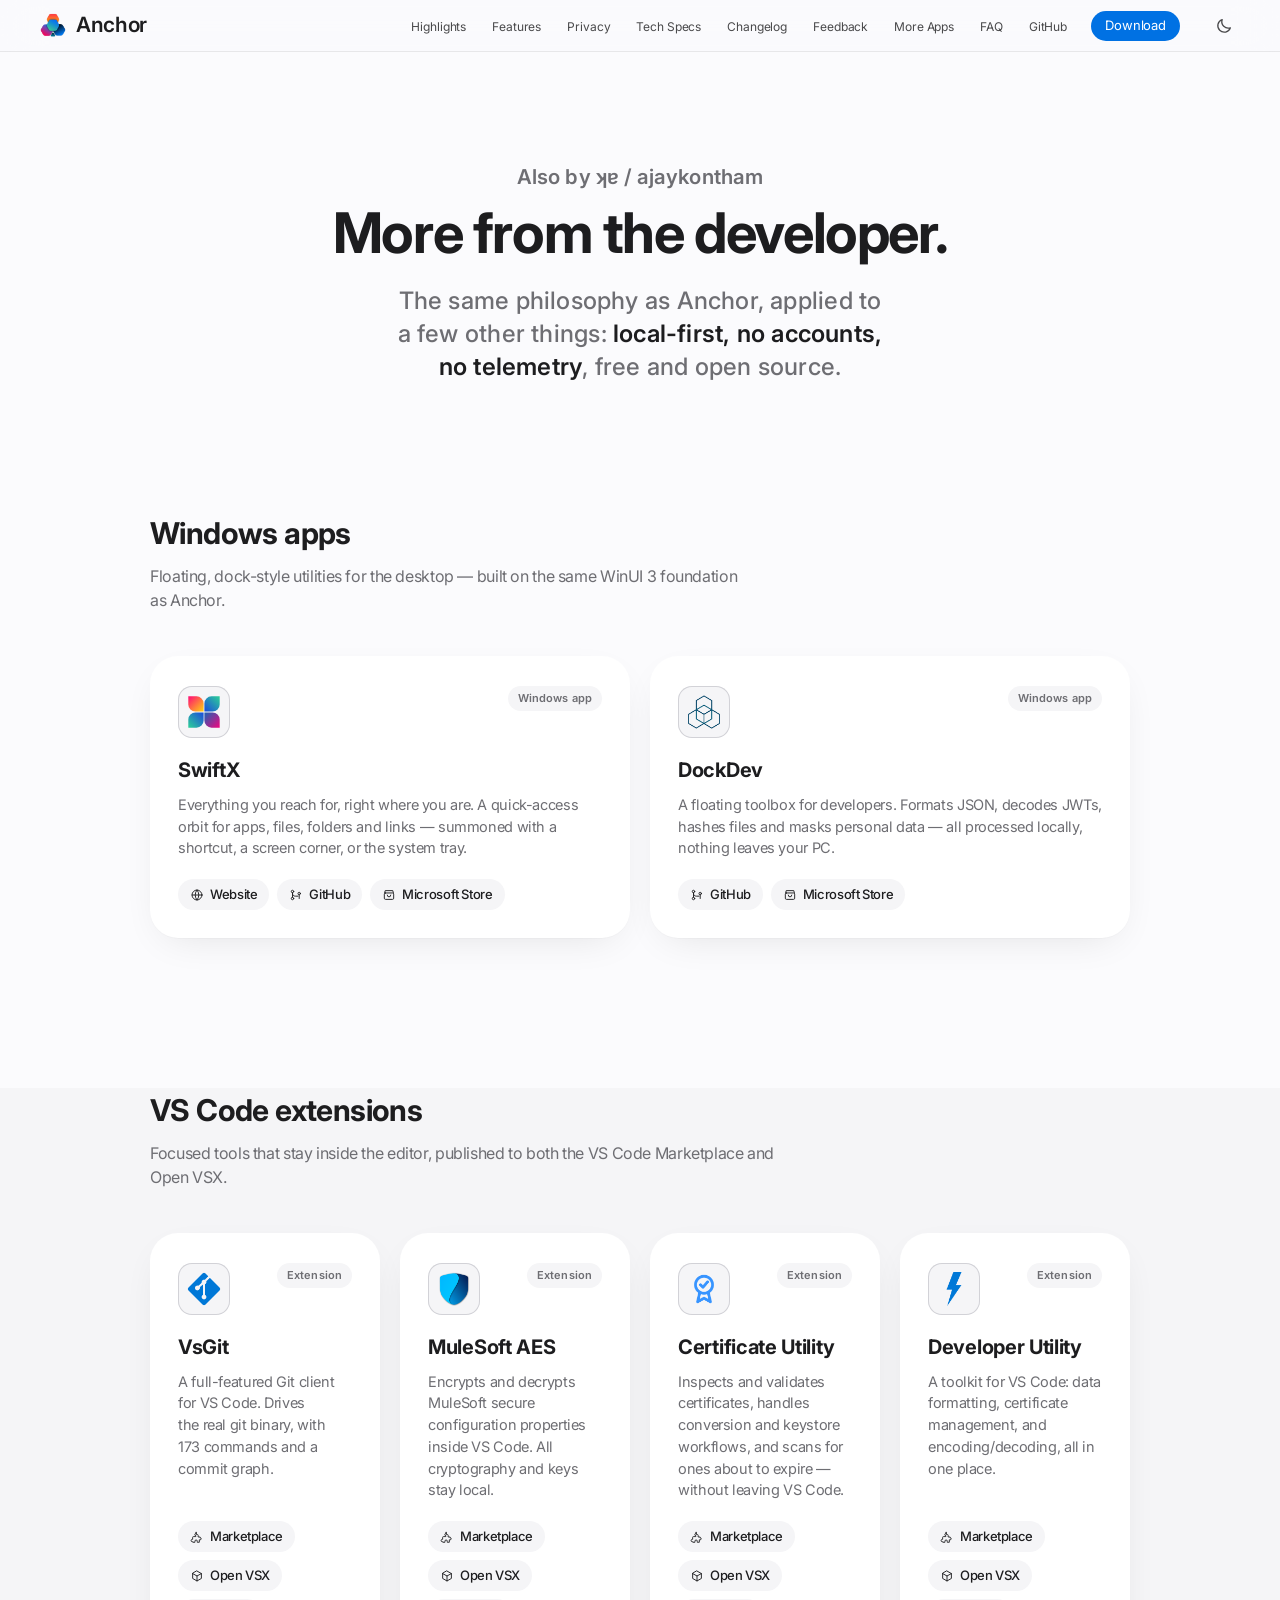
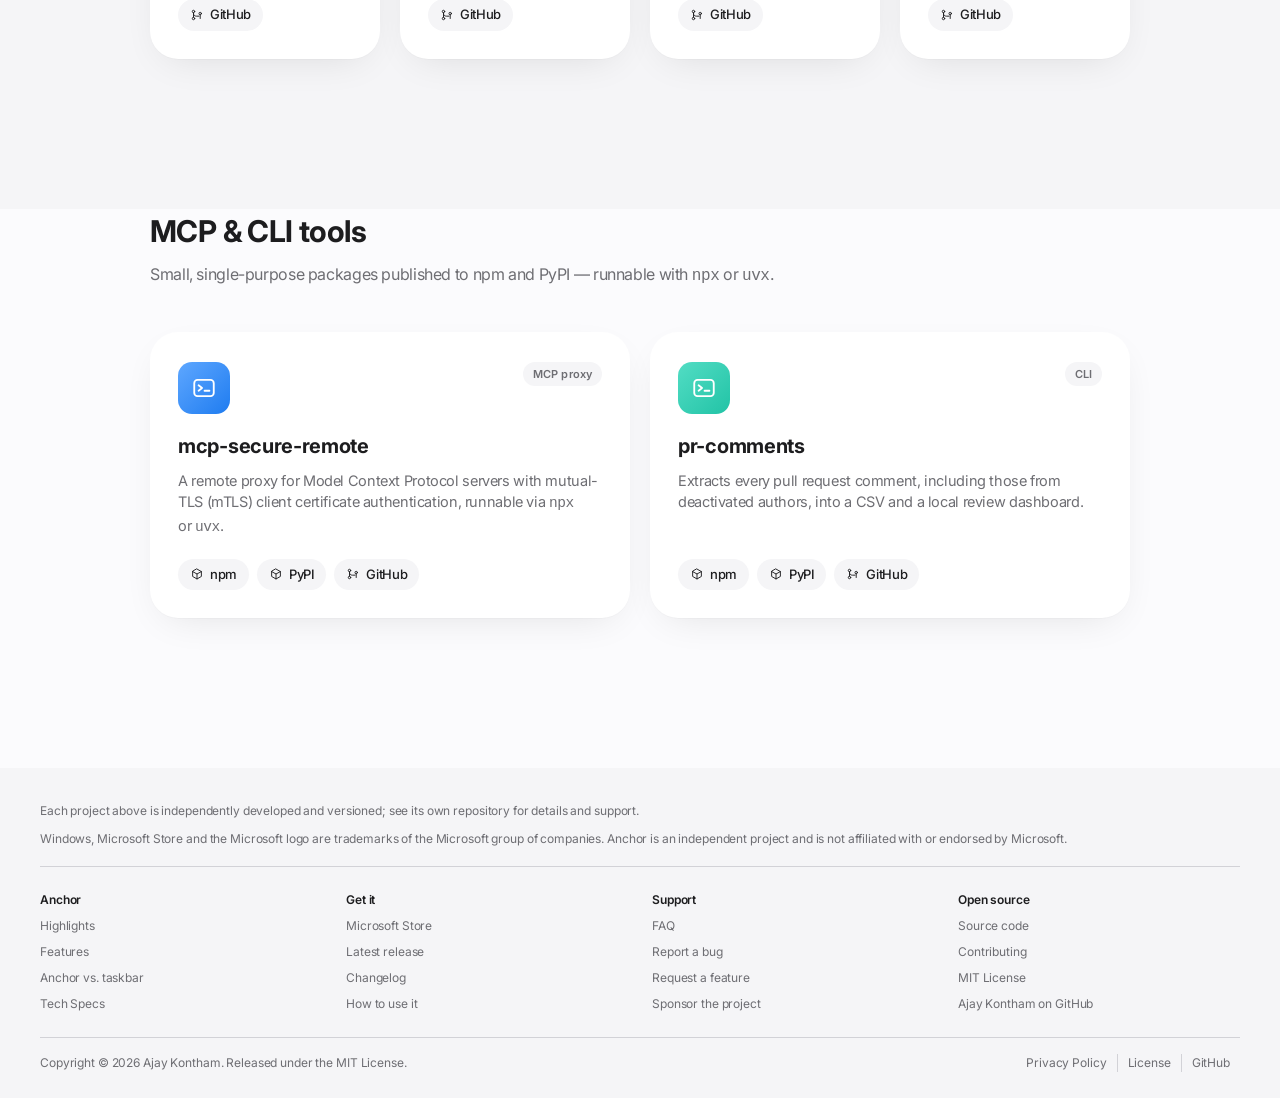
<file: dock/website/apps.html>
<!doctype html>
<html lang="en">
<head>
  <meta charset="utf-8">
  <meta name="viewport" content="width=device-width, initial-scale=1, viewport-fit=cover">
  <title>More from framedparadox — Anchor</title>
  <meta name="description" content="More local-first tools from the developer of Anchor: Windows apps, VS Code extensions and MCP/CLI utilities. No accounts, no telemetry, free and open source.">
  <meta name="theme-color" content="#fbfbfd">
  <link rel="canonical" href="https://www.anchordock-app.com/apps.html">
  <meta property="og:type" content="website">
  <meta property="og:site_name" content="Anchor">
  <meta property="og:title" content="More from framedparadox">
  <meta property="og:description" content="More local-first tools from the developer of Anchor: Windows apps, VS Code extensions and MCP/CLI utilities.">
  <meta property="og:url" content="https://www.anchordock-app.com/apps.html">
  <meta property="og:image" content="https://www.anchordock-app.com/assets/img/og.jpg">
  <meta name="twitter:card" content="summary_large_image">
  <meta name="twitter:title" content="More from framedparadox">
  <meta name="twitter:description" content="More local-first tools from the developer of Anchor: Windows apps, VS Code extensions and MCP/CLI utilities.">
  <meta name="twitter:image" content="https://www.anchordock-app.com/assets/img/og.jpg">
  <link rel="icon" type="image/png" sizes="32x32" href="assets/img/icon-32.png">
  <link rel="apple-touch-icon" href="assets/img/icon-180.png">
  <link rel="preconnect" href="https://fonts.googleapis.com">
  <link rel="preconnect" href="https://fonts.gstatic.com" crossorigin>
  <link rel="stylesheet" href="https://fonts.googleapis.com/css2?family=Inter:wght@400;500;600;700&display=swap">
  <link rel="stylesheet" href="assets/css/site.css">
  <link rel="stylesheet" href="assets/css/theme.css">
  <script src="assets/js/theme.js"></script>
  <script>document.documentElement.classList.add('js');</script>
</head>
<body>
<a class="skip-link" href="#main">Skip to content</a>

<svg width="0" height="0" style="position:absolute" aria-hidden="true" focusable="false">
  <defs>
    <symbol id="i-app-window" viewBox="0 0 24 24"><g fill="none" stroke="currentColor" stroke-width="1.7" stroke-linecap="round" stroke-linejoin="round"><rect x="3.5" y="4.5" width="17" height="15" rx="3"/><path d="M3.5 9h17"/><path d="M6.5 6.75h.01M9 6.75h.01"/></g></symbol>
    <symbol id="i-code" viewBox="0 0 24 24"><g fill="none" stroke="currentColor" stroke-width="1.7" stroke-linecap="round" stroke-linejoin="round"><path d="M9 6L4 12l5 6M15 6l5 6-5 6"/></g></symbol>
    <symbol id="i-terminal" viewBox="0 0 24 24"><g fill="none" stroke="currentColor" stroke-width="1.7" stroke-linecap="round" stroke-linejoin="round"><rect x="3" y="4.5" width="18" height="15" rx="3"/><path d="M7 9.5l3.2 2.5-3.2 2.5"/><path d="M12.5 14.5h4.5"/></g></symbol>
    <symbol id="i-globe" viewBox="0 0 24 24"><g fill="none" stroke="currentColor" stroke-width="1.6" stroke-linecap="round" stroke-linejoin="round"><circle cx="12" cy="12" r="8.5"/><path d="M3.5 12h17"/><path d="M12 3.5a12.5 12.5 0 0 1 0 17"/><path d="M12 3.5a12.5 12.5 0 0 0 0 17"/></g></symbol>
    <symbol id="i-git" viewBox="0 0 24 24"><g fill="none" stroke="currentColor" stroke-width="1.6" stroke-linecap="round" stroke-linejoin="round"><circle cx="6" cy="6" r="2.1"/><circle cx="6" cy="18" r="2.1"/><circle cx="17.5" cy="9.5" r="2.1"/><path d="M6 8.1V15.9"/><path d="M6 9.5c0 3 2 4.5 5 4.5h4.4"/><path d="M17.5 11.6V18"/></g></symbol>
    <symbol id="i-store" viewBox="0 0 24 24"><g fill="none" stroke="currentColor" stroke-width="1.6" stroke-linecap="round" stroke-linejoin="round"><path d="M4.5 8.5l1-4h13l1 4"/><rect x="4" y="8.5" width="16" height="11" rx="2"/><path d="M9 12.2a3 3 0 0 0 6 0"/></g></symbol>
    <symbol id="i-puzzle" viewBox="0 0 24 24"><g fill="none" stroke="currentColor" stroke-width="1.5" stroke-linecap="round" stroke-linejoin="round"><path d="M10 4.5v1.6a1.8 1.8 0 1 0 0 3.6v1.6H6a1.5 1.5 0 0 0-1.5 1.5v3.3H3.9a2 2 0 1 0 0 4H5V21h3.5v-1.4a2 2 0 1 1 3.9 0V21H16v-4.2h1.4a1.8 1.8 0 1 0 0-3.6V12H14V9.2a1.5 1.5 0 0 0-1.5-1.5H11V4.5z"/></g></symbol>
    <symbol id="i-package" viewBox="0 0 24 24"><g fill="none" stroke="currentColor" stroke-width="1.6" stroke-linecap="round" stroke-linejoin="round"><path d="M12 3.5l7.5 4.3v8.4L12 20.5l-7.5-4.3V7.8z"/><path d="M4.5 7.8L12 12l7.5-4.2"/><path d="M12 12v8.5"/></g></symbol>
  </defs>
</svg>

<header class="nav is-light" id="nav">
  <div class="wrap-wide nav__inner">
    <a class="nav__brand" href="index.html" aria-label="Anchor home">
      <img src="assets/img/icon-180.png" alt="" width="26" height="26">
      Anchor
    </a>
    <nav aria-label="Primary">
      <ul class="nav__links" id="nav-links">
        <li><a href="index.html#highlights">Highlights</a></li>
        <li><a href="index.html#features">Features</a></li>
        <li><a href="index.html#privacy">Privacy</a></li>
        <li><a href="index.html#specs">Tech Specs</a></li>
        <li><a href="changelog.html">Changelog</a></li>
        <li><a href="feedback.html">Feedback</a></li>
        <li><a href="apps.html" aria-current="page">More Apps</a></li>
        <li><a href="index.html#faq">FAQ</a></li>
        <li><a href="https://github.com/framedparadox/anchor-dock">GitHub</a></li>
      </ul>
    </nav>
    <a class="btn btn--small nav__cta" href="https://apps.microsoft.com/detail/9nlp5cwmkdj0">Download</a>
    <button class="nav__toggle" type="button" aria-expanded="false" aria-controls="nav-links" aria-label="Menu">
      <span></span><span></span>
    </button>
  </div>
</header>

<main id="main">
  <header class="doc-hero">
    <div class="wrap">
      <p class="eyebrow">Also by ʞɐ / ajaykontham</p>
      <h1 class="headline headline--md">More from the developer.</h1>
      <p class="lede">The same philosophy as Anchor, applied to a few other things: <strong>local-first, no accounts, no telemetry</strong>, free and open source.</p>
    </div>
  </header>

  <section class="stage apps-section" aria-labelledby="apps-title">
    <div class="wrap">
      <div class="apps-section__head">
        <h2 id="apps-title">Windows apps</h2>
        <p>Floating, dock-style utilities for the desktop — built on the same WinUI 3 foundation as Anchor.</p>
      </div>
      <div class="app-grid">

        <article class="app-card reveal">
          <div class="app-card__top">
            <div class="app-card__icon app-card__icon--logo"><img src="assets/img/apps/swiftx.svg" alt="SwiftX logo" width="32" height="32" loading="lazy"></div>
            <span class="app-card__tag">Windows app</span>
          </div>
          <h3>SwiftX</h3>
          <p>Everything you reach for, right where you are. A quick-access orbit for apps, files, folders and links — summoned with a shortcut, a screen corner, or the system tray.</p>
          <div class="app-card__links">
            <a class="app-pill" href="https://swiftx-app.com/"><svg aria-hidden="true"><use href="#i-globe"/></svg>Website</a>
            <a class="app-pill" href="https://github.com/framedparadox/SwiftX"><svg aria-hidden="true"><use href="#i-git"/></svg>GitHub</a>
            <a class="app-pill" href="https://apps.microsoft.com/detail/9pk5wx5sswts"><svg aria-hidden="true"><use href="#i-store"/></svg>Microsoft Store</a>
          </div>
        </article>

        <article class="app-card reveal reveal-d1">
          <div class="app-card__top">
            <div class="app-card__icon app-card__icon--logo"><img src="assets/img/apps/dockdev.png" alt="DockDev logo" width="36" height="36" loading="lazy"></div>
            <span class="app-card__tag">Windows app</span>
          </div>
          <h3>DockDev</h3>
          <p>A floating toolbox for developers. Formats JSON, decodes JWTs, hashes files and masks personal data — all processed locally, nothing leaves your PC.</p>
          <div class="app-card__links">
            <a class="app-pill" href="https://github.com/framedparadox/dockdev"><svg aria-hidden="true"><use href="#i-git"/></svg>GitHub</a>
            <a class="app-pill" href="https://apps.microsoft.com/detail/9n9p794jzq7p"><svg aria-hidden="true"><use href="#i-store"/></svg>Microsoft Store</a>
          </div>
        </article>

      </div>
    </div>
  </section>

  <section class="stage stage--alt apps-section" aria-labelledby="ext-title">
    <div class="wrap">
      <div class="apps-section__head">
        <h2 id="ext-title">VS Code extensions</h2>
        <p>Focused tools that stay inside the editor, published to both the VS Code Marketplace and Open VSX.</p>
      </div>
      <div class="app-grid app-grid--wide">

        <article class="app-card reveal">
          <div class="app-card__top">
            <div class="app-card__icon app-card__icon--logo"><img src="assets/img/apps/vsgit.png" alt="VsGit logo" width="36" height="36" loading="lazy"></div>
            <span class="app-card__tag">Extension</span>
          </div>
          <h3>VsGit</h3>
          <p>A full-featured Git client for VS Code. Drives the real git binary, with 173 commands and a commit graph.</p>
          <div class="app-card__links">
            <a class="app-pill" href="https://marketplace.visualstudio.com/items?itemName=framedparadox.vsgit-vscode"><svg aria-hidden="true"><use href="#i-puzzle"/></svg>Marketplace</a>
            <a class="app-pill" href="https://open-vsx.org/extension/framedparadox/vsgit-vscode"><svg aria-hidden="true"><use href="#i-package"/></svg>Open VSX</a>
            <a class="app-pill" href="https://github.com/framedparadox/vsgit-vscode"><svg aria-hidden="true"><use href="#i-git"/></svg>GitHub</a>
          </div>
        </article>

        <article class="app-card reveal reveal-d1">
          <div class="app-card__top">
            <div class="app-card__icon app-card__icon--logo"><img src="assets/img/apps/mule-aes.png" alt="MuleSoft AES logo" width="34" height="34" loading="lazy"></div>
            <span class="app-card__tag">Extension</span>
          </div>
          <h3>MuleSoft AES</h3>
          <p>Encrypts and decrypts MuleSoft secure configuration properties inside VS Code. All cryptography and keys stay local.</p>
          <div class="app-card__links">
            <a class="app-pill" href="https://marketplace.visualstudio.com/items?itemName=framedparadox.mule-aes"><svg aria-hidden="true"><use href="#i-puzzle"/></svg>Marketplace</a>
            <a class="app-pill" href="https://open-vsx.org/extension/framedparadox/mule-aes"><svg aria-hidden="true"><use href="#i-package"/></svg>Open VSX</a>
            <a class="app-pill" href="https://github.com/framedparadox/mulesoft-aes-vscode"><svg aria-hidden="true"><use href="#i-git"/></svg>GitHub</a>
          </div>
        </article>

        <article class="app-card reveal reveal-d2">
          <div class="app-card__top">
            <div class="app-card__icon app-card__icon--logo"><img src="assets/img/apps/certi.png" alt="Certificate Utility logo" width="36" height="36" loading="lazy"></div>
            <span class="app-card__tag">Extension</span>
          </div>
          <h3>Certificate Utility</h3>
          <p>Inspects and validates certificates, handles conversion and keystore workflows, and scans for ones about to expire — without leaving VS Code.</p>
          <div class="app-card__links">
            <a class="app-pill" href="https://marketplace.visualstudio.com/items?itemName=framedparadox.certi"><svg aria-hidden="true"><use href="#i-puzzle"/></svg>Marketplace</a>
            <a class="app-pill" href="https://open-vsx.org/extension/framedparadox/certi"><svg aria-hidden="true"><use href="#i-package"/></svg>Open VSX</a>
            <a class="app-pill" href="https://github.com/framedparadox/cert-util-vscode"><svg aria-hidden="true"><use href="#i-git"/></svg>GitHub</a>
          </div>
        </article>

        <article class="app-card reveal reveal-d3">
          <div class="app-card__top">
            <div class="app-card__icon app-card__icon--logo"><img src="assets/img/apps/dev-x.png" alt="Developer Utility logo" width="34" height="34" loading="lazy"></div>
            <span class="app-card__tag">Extension</span>
          </div>
          <h3>Developer Utility</h3>
          <p>A toolkit for VS Code: data formatting, certificate management, and encoding/decoding, all in one place.</p>
          <div class="app-card__links">
            <a class="app-pill" href="https://marketplace.visualstudio.com/items?itemName=framedparadox.dev-x"><svg aria-hidden="true"><use href="#i-puzzle"/></svg>Marketplace</a>
            <a class="app-pill" href="https://open-vsx.org/extension/framedparadox/dev-x"><svg aria-hidden="true"><use href="#i-package"/></svg>Open VSX</a>
            <a class="app-pill" href="https://github.com/framedparadox/developer-util-vscode"><svg aria-hidden="true"><use href="#i-git"/></svg>GitHub</a>
          </div>
        </article>

      </div>
    </div>
  </section>

  <section class="stage apps-section" aria-labelledby="mcp-title">
    <div class="wrap">
      <div class="apps-section__head">
        <h2 id="mcp-title">MCP &amp; CLI tools</h2>
        <p>Small, single-purpose packages published to npm and PyPI — runnable with <code>npx</code> or <code>uvx</code>.</p>
      </div>
      <div class="app-grid">

        <article class="app-card app-card--azure reveal">
          <div class="app-card__top">
            <div class="app-card__icon"><svg aria-hidden="true"><use href="#i-terminal"/></svg></div>
            <span class="app-card__tag">MCP proxy</span>
          </div>
          <h3>mcp-secure-remote</h3>
          <p>A remote proxy for Model Context Protocol servers with mutual-TLS (mTLS) client certificate authentication, runnable via <code>npx</code> or <code>uvx</code>.</p>
          <div class="app-card__links">
            <a class="app-pill" href="https://www.npmjs.com/package/mcp-secure-remote"><svg aria-hidden="true"><use href="#i-package"/></svg>npm</a>
            <a class="app-pill" href="https://pypi.org/project/mcp-secure-remote/"><svg aria-hidden="true"><use href="#i-package"/></svg>PyPI</a>
            <a class="app-pill" href="https://github.com/framedparadox/mcp-secure-remote"><svg aria-hidden="true"><use href="#i-git"/></svg>GitHub</a>
          </div>
        </article>

        <article class="app-card app-card--teal reveal reveal-d1">
          <div class="app-card__top">
            <div class="app-card__icon"><svg aria-hidden="true"><use href="#i-terminal"/></svg></div>
            <span class="app-card__tag">CLI</span>
          </div>
          <h3>pr-comments</h3>
          <p>Extracts every pull request comment, including those from deactivated authors, into a CSV and a local review dashboard.</p>
          <div class="app-card__links">
            <a class="app-pill" href="https://www.npmjs.com/package/pr-comments"><svg aria-hidden="true"><use href="#i-package"/></svg>npm</a>
            <a class="app-pill" href="https://pypi.org/project/pr-comments/"><svg aria-hidden="true"><use href="#i-package"/></svg>PyPI</a>
            <a class="app-pill" href="https://github.com/framedparadox/pr-comments"><svg aria-hidden="true"><use href="#i-git"/></svg>GitHub</a>
          </div>
        </article>

      </div>
    </div>
  </section>
</main>

<footer class="footer">
  <div class="wrap-wide">
    <div class="footer__notes">
      <p>Each project above is independently developed and versioned; see its own repository for details and support.</p>
      <p>Windows, Microsoft Store and the Microsoft logo are trademarks of the Microsoft group of companies. Anchor is an independent project and is not affiliated with or endorsed by Microsoft.</p>
    </div>

    <div class="footer__cols">
      <div>
        <h2>Anchor</h2>
        <ul>
          <li><a href="index.html#highlights">Highlights</a></li>
          <li><a href="index.html#features">Features</a></li>
          <li><a href="index.html#compare">Anchor vs. taskbar</a></li>
          <li><a href="index.html#specs">Tech Specs</a></li>
        </ul>
      </div>
      <div>
        <h2>Get it</h2>
        <ul>
          <li><a href="https://apps.microsoft.com/detail/9nlp5cwmkdj0">Microsoft Store</a></li>
          <li><a href="https://github.com/framedparadox/anchor-dock/releases/latest">Latest release</a></li>
          <li><a href="https://github.com/framedparadox/anchor-dock/blob/main/CHANGELOG.md">Changelog</a></li>
          <li><a href="index.html#how">How to use it</a></li>
        </ul>
      </div>
      <div>
        <h2>Support</h2>
        <ul>
          <li><a href="index.html#faq">FAQ</a></li>
          <li><a href="https://github.com/framedparadox/anchor-dock/issues">Report a bug</a></li>
          <li><a href="https://github.com/framedparadox/anchor-dock/issues">Request a feature</a></li>
          <li><a href="https://github.com/sponsors/ajaykontham">Sponsor the project</a></li>
        </ul>
      </div>
      <div>
        <h2>Open source</h2>
        <ul>
          <li><a href="https://github.com/framedparadox/anchor-dock">Source code</a></li>
          <li><a href="https://github.com/framedparadox/anchor-dock#contributing">Contributing</a></li>
          <li><a href="https://github.com/framedparadox/anchor-dock/blob/main/LICENSE">MIT License</a></li>
          <li><a href="https://github.com/ajaykontham">Ajay Kontham on GitHub</a></li>
        </ul>
      </div>
    </div>

    <div class="footer__legal">
      <p style="margin:0">Copyright © 2026 Ajay Kontham. Released under the MIT License.</p>
      <nav aria-label="Legal">
        <a href="privacy.html">Privacy Policy</a>
        <a href="https://github.com/framedparadox/anchor-dock/blob/main/LICENSE">License</a>
        <a href="https://github.com/framedparadox/anchor-dock">GitHub</a>
      </nav>
    </div>
  </div>
</footer>

<script src="assets/js/site.js" defer></script>
</body>
</html>
</file>
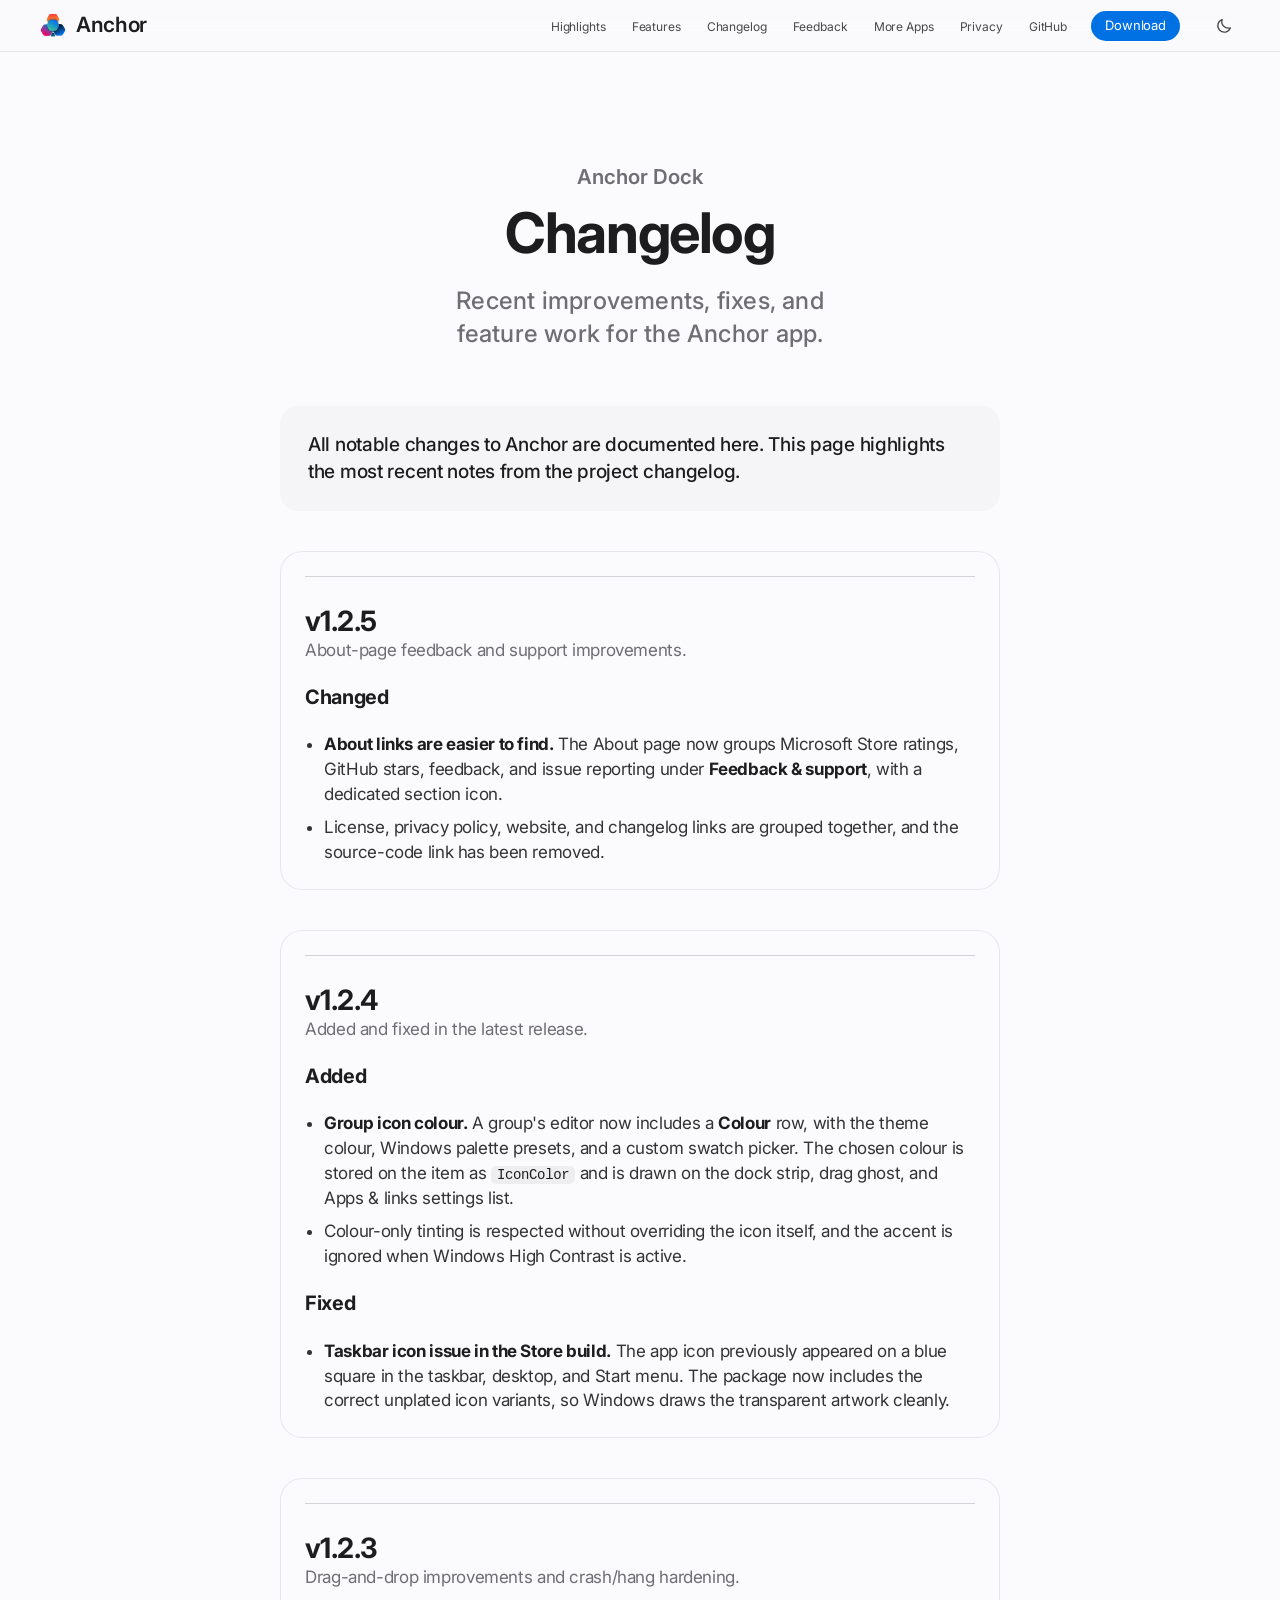
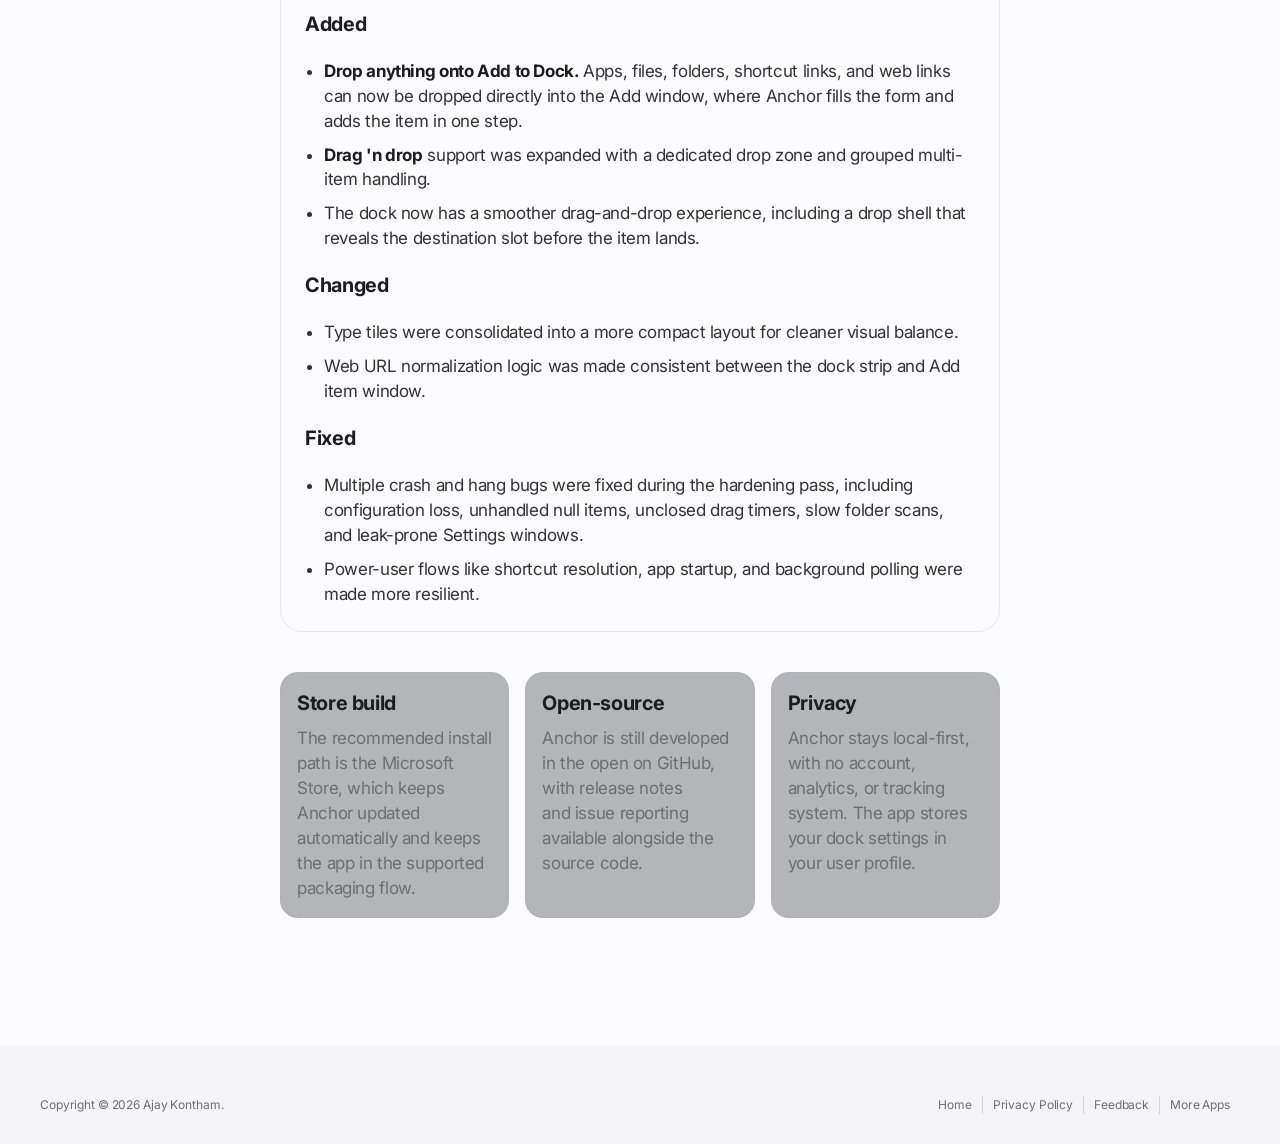
<file: dock/website/changelog.html>
<!doctype html>
<html lang="en">
<head>
  <meta charset="utf-8">
  <meta name="viewport" content="width=device-width, initial-scale=1, viewport-fit=cover">
  <title>Changelog — Anchor</title>
  <meta name="description" content="Release notes and changelog for Anchor, including recent fixes, updates, and new features.">
  <meta name="theme-color" content="#0d0f14">
  <link rel="canonical" href="https://www.anchordock-app.com/changelog.html">
  <meta property="og:type" content="website">
  <meta property="og:site_name" content="Anchor">
  <meta property="og:title" content="Changelog — Anchor">
  <meta property="og:description" content="Release notes and changelog for Anchor, including recent fixes, updates, and new features.">
  <meta property="og:url" content="https://www.anchordock-app.com/changelog.html">
  <meta property="og:image" content="https://www.anchordock-app.com/assets/img/og.jpg">
  <meta name="twitter:card" content="summary_large_image">
  <meta name="twitter:title" content="Changelog — Anchor">
  <meta name="twitter:description" content="Release notes and changelog for Anchor, including recent fixes, updates, and new features.">
  <meta name="twitter:image" content="https://www.anchordock-app.com/assets/img/og.jpg">
  <link rel="icon" type="image/png" sizes="32x32" href="assets/img/icon-32.png">
  <link rel="stylesheet" href="https://fonts.googleapis.com/css2?family=Inter:wght@400;500;600;700&display=swap">
  <link rel="stylesheet" href="assets/css/site.css">
  <link rel="stylesheet" href="assets/css/theme.css">
  <script src="assets/js/theme.js"></script>
  <style>
    .release { margin: 2.5rem 0; padding: 1.5rem; border: 1px solid rgba(148,163,184,0.22); border-radius: 22px; background: rgba(255,255,255,0.02); }
    .release h2 { margin-top: 0; }
    .release__meta { color: var(--night-ink-2); margin-bottom: 1rem; }
    .release h3 { margin-top: 1.25rem; }
    .release ul { margin: 0.75rem 0 0; padding-left: 1.2rem; }
    .release li + li { margin-top: 0.55rem; }
    .summary-grid { display: grid; grid-template-columns: repeat(auto-fit, minmax(220px, 1fr)); gap: 1rem; margin-top: 1rem; }
    .summary-card { border: 1px solid rgba(148,163,184,0.18); border-radius: 18px; padding: 1rem; background: rgba(17,20,27,0.3); }
    .summary-card h3 { margin: 0 0 0.5rem; }
    .summary-card p { margin: 0; color: var(--night-ink-2); }
  </style>
</head>
<body>
<header class="nav is-light" id="nav">
  <div class="wrap-wide nav__inner">
    <a class="nav__brand" href="index.html" aria-label="Anchor home">
      <img src="assets/img/icon-180.png" alt="" width="26" height="26">
      Anchor
    </a>
    <nav aria-label="Primary">
      <ul class="nav__links" id="nav-links">
        <li><a href="index.html#highlights">Highlights</a></li>
        <li><a href="index.html#features">Features</a></li>
        <li><a href="changelog.html" aria-current="page">Changelog</a></li>
        <li><a href="feedback.html">Feedback</a></li>
        <li><a href="apps.html">More Apps</a></li>
        <li><a href="privacy.html">Privacy</a></li>
        <li><a href="https://github.com/framedparadox/anchor-dock">GitHub</a></li>
      </ul>
    </nav>
    <a class="btn btn--small nav__cta" href="https://apps.microsoft.com/detail/9nlp5cwmkdj0">Download</a>
    <button class="nav__toggle" type="button" aria-expanded="false" aria-controls="nav-links" aria-label="Menu">
      <span></span><span></span>
    </button>
  </div>
</header>

<main id="main">
  <header class="doc-hero">
    <div class="wrap">
      <p class="eyebrow">Anchor Dock</p>
      <h1 class="headline headline--md">Changelog</h1>
      <p class="lede">Recent improvements, fixes, and feature work for the Anchor app.</p>
    </div>
  </header>

  <article class="doc">
    <div class="doc-callout">
      <p>All notable changes to Anchor are documented here. This page highlights the most recent notes from the project changelog.</p>
    </div>

    <section class="release">
      <h2>v1.2.5</h2>
      <div class="release__meta">About-page feedback and support improvements.</div>

      <h3>Changed</h3>
      <ul>
        <li><strong>About links are easier to find.</strong> The About page now groups Microsoft Store ratings, GitHub stars, feedback, and issue reporting under <strong>Feedback &amp; support</strong>, with a dedicated section icon.</li>
        <li>License, privacy policy, website, and changelog links are grouped together, and the source-code link has been removed.</li>
      </ul>
    </section>

    <section class="release">
      <h2>v1.2.4</h2>
      <div class="release__meta">Added and fixed in the latest release.</div>

      <h3>Added</h3>
      <ul>
        <li><strong>Group icon colour.</strong> A group's editor now includes a <strong>Colour</strong> row, with the theme colour, Windows palette presets, and a custom swatch picker. The chosen colour is stored on the item as <code>IconColor</code> and is drawn on the dock strip, drag ghost, and Apps &amp; links settings list.</li>
        <li>Colour-only tinting is respected without overriding the icon itself, and the accent is ignored when Windows High Contrast is active.</li>
      </ul>

      <h3>Fixed</h3>
      <ul>
        <li><strong>Taskbar icon issue in the Store build.</strong> The app icon previously appeared on a blue square in the taskbar, desktop, and Start menu. The package now includes the correct unplated icon variants, so Windows draws the transparent artwork cleanly.</li>
      </ul>
    </section>

    <section class="release">
      <h2>v1.2.3</h2>
      <div class="release__meta">Drag-and-drop improvements and crash/hang hardening.</div>

      <h3>Added</h3>
      <ul>
        <li><strong>Drop anything onto Add to Dock.</strong> Apps, files, folders, shortcut links, and web links can now be dropped directly into the Add window, where Anchor fills the form and adds the item in one step.</li>
        <li><strong>Drag 'n drop</strong> support was expanded with a dedicated drop zone and grouped multi-item handling.</li>
        <li>The dock now has a smoother drag-and-drop experience, including a drop shell that reveals the destination slot before the item lands.</li>
      </ul>

      <h3>Changed</h3>
      <ul>
        <li>Type tiles were consolidated into a more compact layout for cleaner visual balance.</li>
        <li>Web URL normalization logic was made consistent between the dock strip and Add item window.</li>
      </ul>

      <h3>Fixed</h3>
      <ul>
        <li>Multiple crash and hang bugs were fixed during the hardening pass, including configuration loss, unhandled null items, unclosed drag timers, slow folder scans, and leak-prone Settings windows.</li>
        <li>Power-user flows like shortcut resolution, app startup, and background polling were made more resilient.</li>
      </ul>
    </section>

    <div class="summary-grid">
      <div class="summary-card">
        <h3>Store build</h3>
        <p>The recommended install path is the Microsoft Store, which keeps Anchor updated automatically and keeps the app in the supported packaging flow.</p>
      </div>
      <div class="summary-card">
        <h3>Open-source</h3>
        <p>Anchor is still developed in the open on GitHub, with release notes and issue reporting available alongside the source code.</p>
      </div>
      <div class="summary-card">
        <h3>Privacy</h3>
        <p>Anchor stays local-first, with no account, analytics, or tracking system. The app stores your dock settings in your user profile.</p>
      </div>
    </div>
  </article>
</main>

<footer class="footer">
  <div class="wrap-wide">
    <div class="footer__legal">
      <p style="margin:0">Copyright © 2026 Ajay Kontham.</p>
      <nav aria-label="Legal">
        <a href="index.html">Home</a>
        <a href="privacy.html">Privacy Policy</a>
        <a href="feedback.html">Feedback</a>
        <a href="apps.html">More Apps</a>
      </nav>
    </div>
  </div>
</footer>

<script src="assets/js/site.js" defer></script>
</body>
</html>
</file>
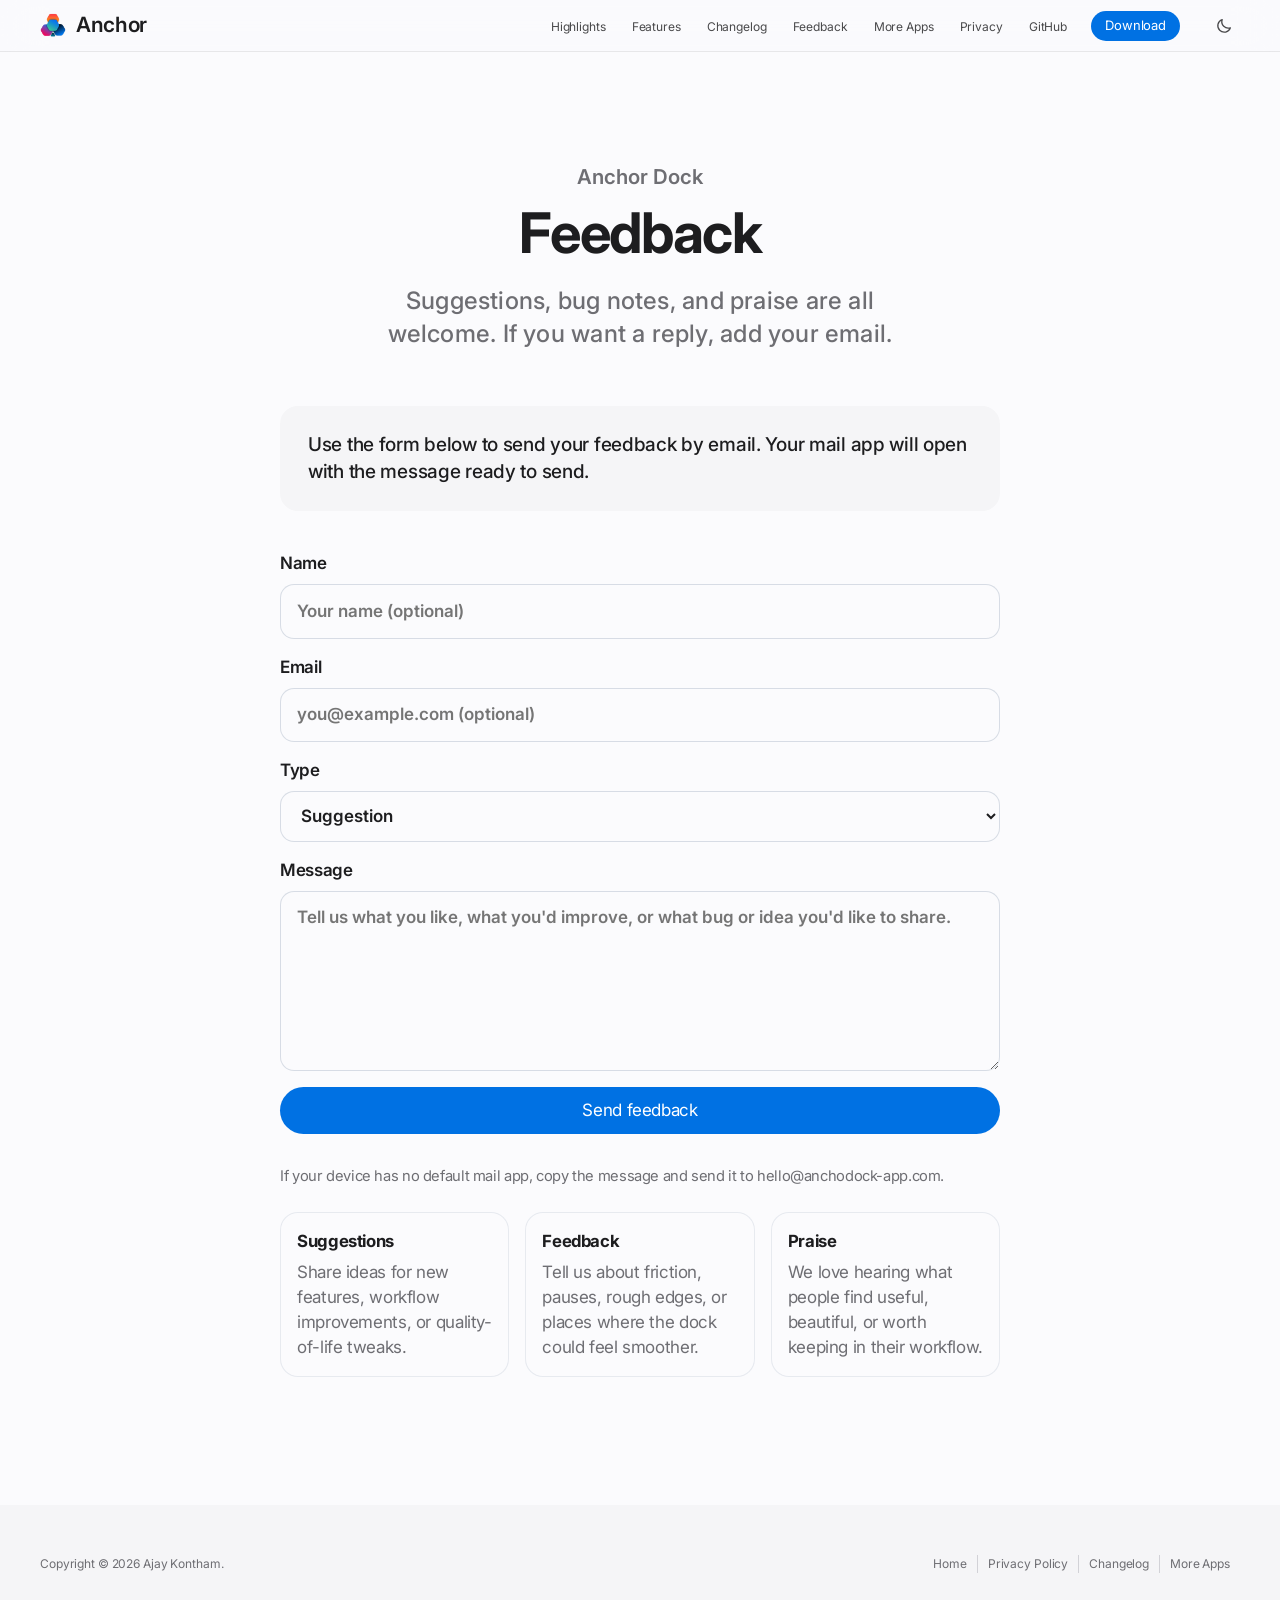
<file: dock/website/feedback.html>
<!doctype html>
<html lang="en">
<head>
  <meta charset="utf-8">
  <meta name="viewport" content="width=device-width, initial-scale=1, viewport-fit=cover">
  <title>Feedback — Anchor</title>
  <meta name="description" content="Send suggestions, feedback, or praise for Anchor. Include your email if you'd like a reply.">
  <meta name="theme-color" content="#0d0f14">
  <link rel="canonical" href="https://www.anchordock-app.com/feedback.html">
  <meta property="og:type" content="website">
  <meta property="og:site_name" content="Anchor">
  <meta property="og:title" content="Feedback — Anchor">
  <meta property="og:description" content="Send suggestions, feedback, or praise for Anchor. Include your email if you'd like a reply.">
  <meta property="og:url" content="https://www.anchordock-app.com/feedback.html">
  <meta property="og:image" content="https://www.anchordock-app.com/assets/img/og.jpg">
  <meta name="twitter:card" content="summary_large_image">
  <meta name="twitter:title" content="Feedback — Anchor">
  <meta name="twitter:description" content="Send suggestions, feedback, or praise for Anchor. Include your email if you'd like a reply.">
  <meta name="twitter:image" content="https://www.anchordock-app.com/assets/img/og.jpg">
  <link rel="icon" type="image/png" sizes="32x32" href="assets/img/icon-32.png">
  <link rel="stylesheet" href="https://fonts.googleapis.com/css2?family=Inter:wght@400;500;600;700&display=swap">
  <link rel="stylesheet" href="assets/css/site.css">
  <link rel="stylesheet" href="assets/css/theme.css">
  <script src="assets/js/theme.js"></script>
  <style>
    .feedback-wrap { max-width: 760px; margin: 0 auto; }
    .feedback-form { display: grid; gap: 1rem; }
    .feedback-form label { display: grid; gap: 0.5rem; font-weight: 600; }
    .feedback-form input,
    .feedback-form select,
    .feedback-form textarea {
      width: 100%;
      border-radius: 14px;
      border: 1px solid rgba(148, 163, 184, 0.35);
      background: rgba(255,255,255,0.04);
      color: inherit;
      font: inherit;
      padding: 0.85rem 1rem;
      box-sizing: border-box;
    }
    .feedback-form textarea { min-height: 180px; resize: vertical; }
    .feedback-form .muted { color: var(--night-ink-2, #9aa6b2); font-size: 0.92rem; }
    .feedback-grid { display: grid; grid-template-columns: repeat(auto-fit, minmax(180px, 1fr)); gap: 1rem; margin-top: 1.5rem; }
    .feedback-card { border: 1px solid rgba(148,163,184,0.2); border-radius: 18px; padding: 1rem; background: rgba(255,255,255,0.02); }
    .feedback-card h3 { margin: 0 0 0.4rem; font-size: 1.05rem; }
    .feedback-card p { margin: 0; color: var(--night-ink-2); }
  </style>
</head>
<body>
<header class="nav is-light" id="nav">
  <div class="wrap-wide nav__inner">
    <a class="nav__brand" href="index.html" aria-label="Anchor home">
      <img src="assets/img/icon-180.png" alt="" width="26" height="26">
      Anchor
    </a>
    <nav aria-label="Primary">
      <ul class="nav__links" id="nav-links">
        <li><a href="index.html#highlights">Highlights</a></li>
        <li><a href="index.html#features">Features</a></li>
        <li><a href="changelog.html">Changelog</a></li>
        <li><a href="feedback.html" aria-current="page">Feedback</a></li>
        <li><a href="apps.html">More Apps</a></li>
        <li><a href="privacy.html">Privacy</a></li>
        <li><a href="https://github.com/framedparadox/anchor-dock">GitHub</a></li>
      </ul>
    </nav>
    <a class="btn btn--small nav__cta" href="https://apps.microsoft.com/detail/9nlp5cwmkdj0">Download</a>
    <button class="nav__toggle" type="button" aria-expanded="false" aria-controls="nav-links" aria-label="Menu">
      <span></span><span></span>
    </button>
  </div>
</header>

<main id="main">
  <header class="doc-hero">
    <div class="wrap">
      <p class="eyebrow">Anchor Dock</p>
      <h1 class="headline headline--md">Feedback</h1>
      <p class="lede">Suggestions, bug notes, and praise are all welcome. If you want a reply, add your email.</p>
    </div>
  </header>

  <article class="doc feedback-wrap">
    <div class="doc-callout">
      <p>Use the form below to send your feedback by email. Your mail app will open with the message ready to send.</p>
    </div>

    <form class="feedback-form" action="mailto:hello@anchodock-app.com" method="post" enctype="text/plain">
      <label>
        Name
        <input type="text" name="Name" placeholder="Your name (optional)">
      </label>

      <label>
        Email
        <input type="email" name="Email" placeholder="you@example.com (optional)">
      </label>

      <label>
        Type
        <select name="Type">
          <option value="Suggestion">Suggestion</option>
          <option value="Feedback">Feedback</option>
          <option value="Praise">Praise</option>
        </select>
      </label>

      <label>
        Message
        <textarea name="Message" placeholder="Tell us what you like, what you'd improve, or what bug or idea you'd like to share."></textarea>
      </label>

      <button class="btn" type="submit">Send feedback</button>
      <p class="muted">If your device has no default mail app, copy the message and send it to hello@anchodock-app.com.</p>
    </form>

    <div class="feedback-grid">
      <div class="feedback-card">
        <h3>Suggestions</h3>
        <p>Share ideas for new features, workflow improvements, or quality-of-life tweaks.</p>
      </div>
      <div class="feedback-card">
        <h3>Feedback</h3>
        <p>Tell us about friction, pauses, rough edges, or places where the dock could feel smoother.</p>
      </div>
      <div class="feedback-card">
        <h3>Praise</h3>
        <p>We love hearing what people find useful, beautiful, or worth keeping in their workflow.</p>
      </div>
    </div>
  </article>
</main>

<footer class="footer">
  <div class="wrap-wide">
    <div class="footer__legal">
      <p style="margin:0">Copyright © 2026 Ajay Kontham.</p>
      <nav aria-label="Legal">
        <a href="index.html">Home</a>
        <a href="privacy.html">Privacy Policy</a>
        <a href="changelog.html">Changelog</a>
        <a href="apps.html">More Apps</a>
      </nav>
    </div>
  </div>
</footer>

<script src="assets/js/site.js" defer></script>
</body>
</html>
</file>
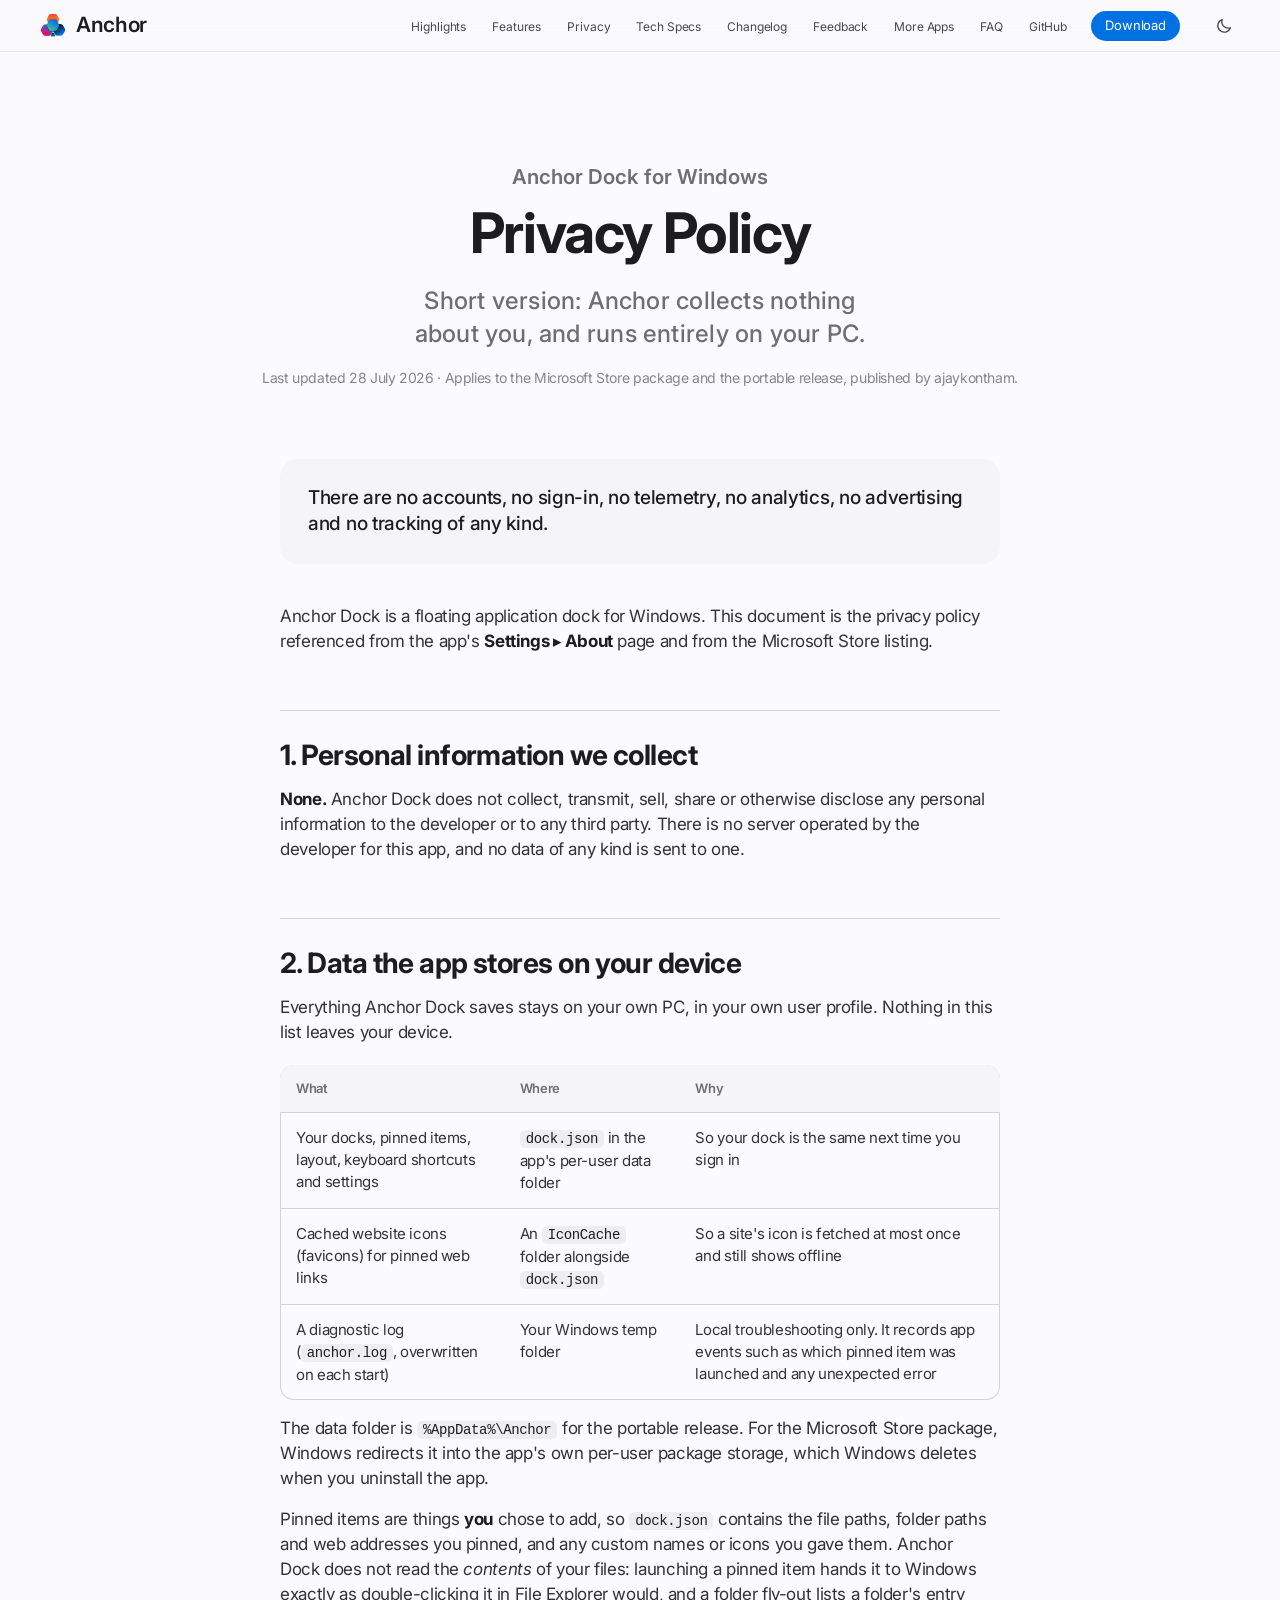
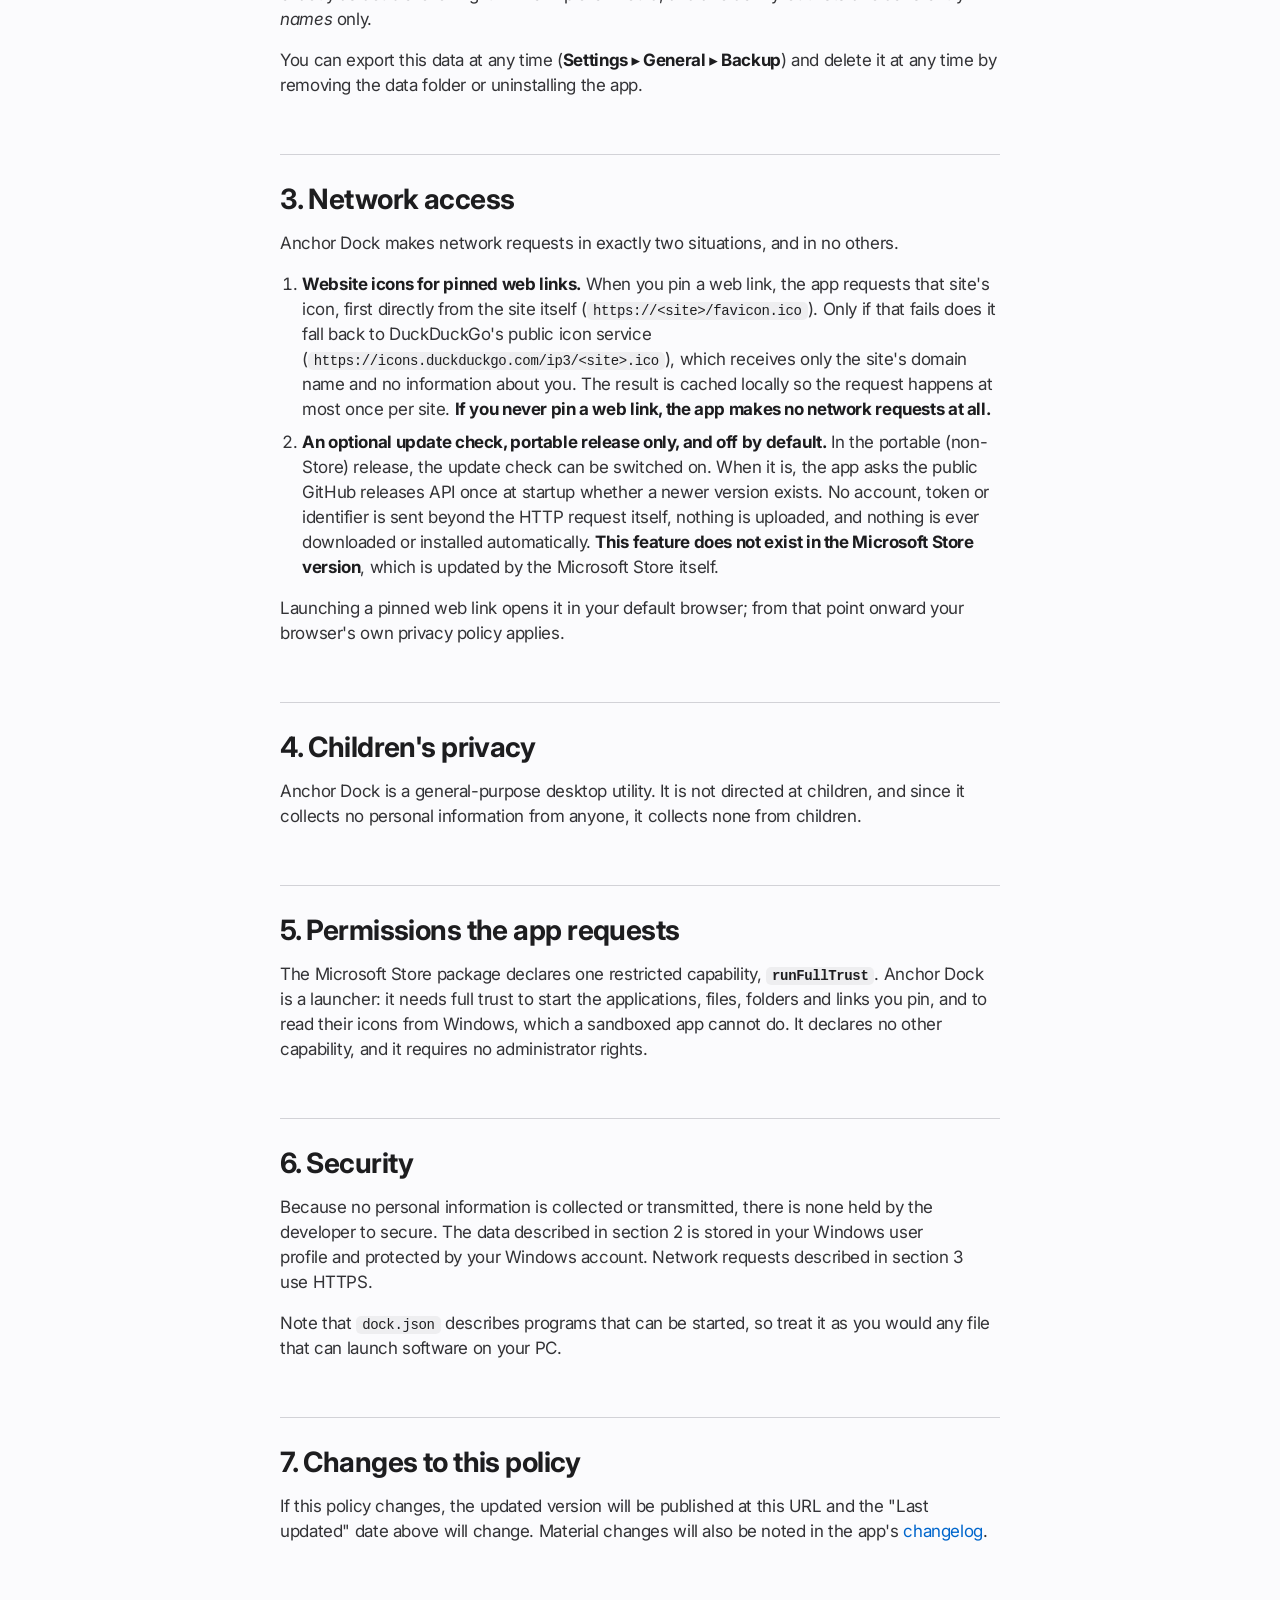
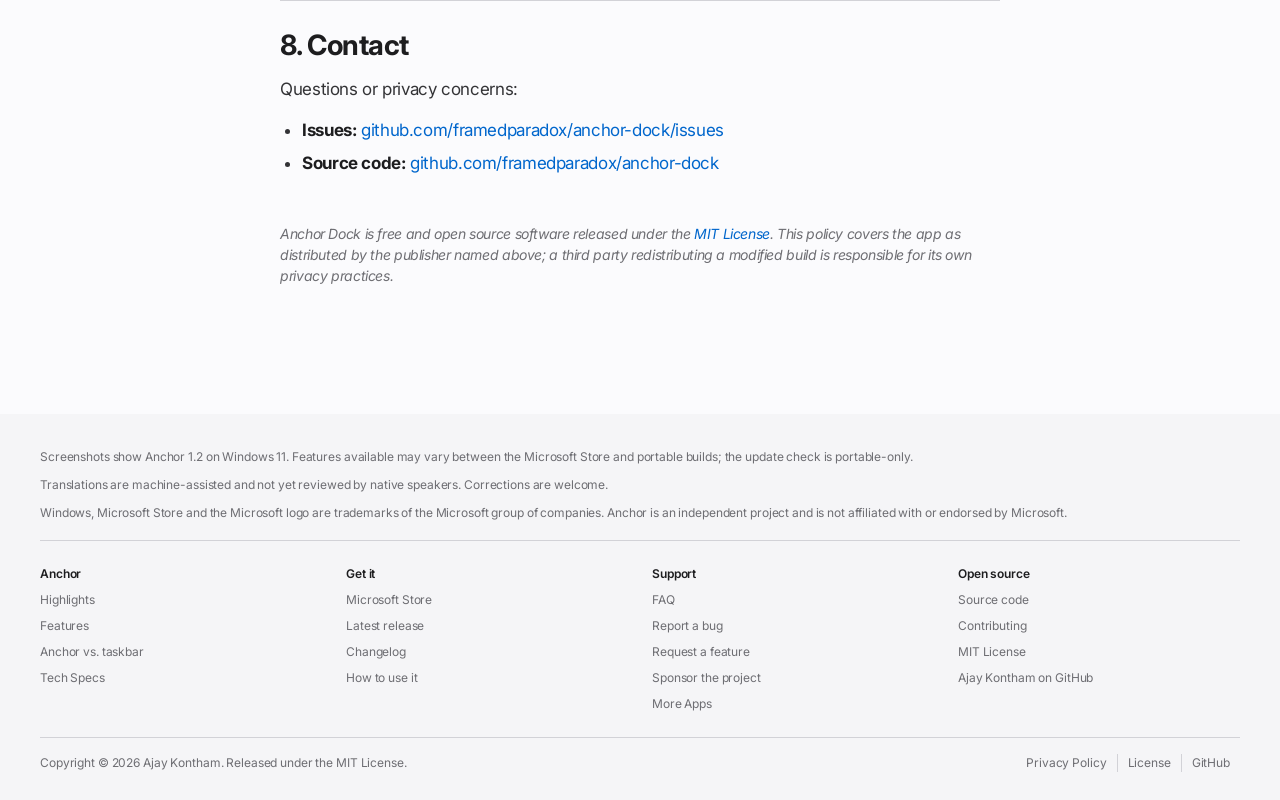
<file: dock/website/privacy.html>
<!doctype html>
<html lang="en">
<head>
  <meta charset="utf-8">
  <meta name="viewport" content="width=device-width, initial-scale=1, viewport-fit=cover">
  <title>Privacy Policy — Anchor</title>
  <meta name="description" content="Anchor Dock collects no personal information. No accounts, no telemetry, no analytics, no advertising. Read the full privacy policy.">
  <meta name="theme-color" content="#fbfbfd">
  <link rel="canonical" href="https://www.anchordock-app.com/privacy.html">
  <meta property="og:type" content="article">
  <meta property="og:site_name" content="Anchor">
  <meta property="og:title" content="Privacy Policy — Anchor">
  <meta property="og:description" content="Anchor Dock collects no personal information. No accounts, no telemetry, no analytics, no advertising. Read the full privacy policy.">
  <meta property="og:url" content="https://www.anchordock-app.com/privacy.html">
  <meta property="og:image" content="https://www.anchordock-app.com/assets/img/og.jpg">
  <meta name="twitter:card" content="summary_large_image">
  <meta name="twitter:title" content="Privacy Policy — Anchor">
  <meta name="twitter:description" content="Anchor Dock collects no personal information. No accounts, no telemetry, no analytics, no advertising. Read the full privacy policy.">
  <meta name="twitter:image" content="https://www.anchordock-app.com/assets/img/og.jpg">
  <link rel="icon" type="image/png" sizes="32x32" href="assets/img/icon-32.png">
  <link rel="apple-touch-icon" href="assets/img/icon-180.png">
  <link rel="preconnect" href="https://fonts.googleapis.com">
  <link rel="preconnect" href="https://fonts.gstatic.com" crossorigin>
  <link rel="stylesheet" href="https://fonts.googleapis.com/css2?family=Inter:wght@400;500;600;700&display=swap">
  <link rel="stylesheet" href="assets/css/site.css">
  <link rel="stylesheet" href="assets/css/theme.css">
  <script src="assets/js/theme.js"></script>
  <script>document.documentElement.classList.add('js');</script>
</head>
<body>
<a class="skip-link" href="#main">Skip to content</a>
<header class="nav is-light" id="nav">
  <div class="wrap-wide nav__inner">
    <a class="nav__brand" href="index.html" aria-label="Anchor home">
      <img src="assets/img/icon-180.png" alt="" width="26" height="26">
      Anchor
    </a>
    <nav aria-label="Primary">
      <ul class="nav__links" id="nav-links">
        <li><a href="index.html#highlights">Highlights</a></li>
        <li><a href="index.html#features">Features</a></li>
        <li><a href="index.html#privacy">Privacy</a></li>
        <li><a href="index.html#specs">Tech Specs</a></li>
        <li><a href="changelog.html">Changelog</a></li>
        <li><a href="feedback.html">Feedback</a></li>
        <li><a href="apps.html">More Apps</a></li>
        <li><a href="index.html#faq">FAQ</a></li>
        <li><a href="https://github.com/framedparadox/anchor-dock">GitHub</a></li>
      </ul>
    </nav>
    <a class="btn btn--small nav__cta" href="https://apps.microsoft.com/detail/9nlp5cwmkdj0">Download</a>
    <button class="nav__toggle" type="button" aria-expanded="false" aria-controls="nav-links" aria-label="Menu">
      <span></span><span></span>
    </button>
  </div>
</header>

<main id="main">
  <header class="doc-hero">
    <div class="wrap">
      <p class="eyebrow">Anchor Dock for Windows</p>
      <h1 class="headline headline--md">Privacy Policy</h1>
      <p class="lede">Short version: Anchor collects nothing about you, and runs entirely on your PC.</p>
      <p class="doc-meta">Last updated 28 July 2026 · Applies to the Microsoft Store package and the portable release, published by ajaykontham.</p>
    </div>
  </header>

  <article class="doc">
    <div class="doc-callout">
      <p>There are no accounts, no sign-in, no telemetry, no analytics, no advertising and no tracking of any kind.</p>
    </div>

    <p>Anchor Dock is a floating application dock for Windows. This document is the privacy policy referenced from the app's <strong>Settings ▸ About</strong> page and from the Microsoft Store listing.</p>

    <h2 id="collect">1. Personal information we collect</h2>
    <p><strong>None.</strong> Anchor Dock does not collect, transmit, sell, share or otherwise disclose any personal information to the developer or to any third party. There is no server operated by the developer for this app, and no data of any kind is sent to one.</p>

    <h2 id="stored">2. Data the app stores on your device</h2>
    <p>Everything Anchor Dock saves stays on your own PC, in your own user profile. Nothing in this list leaves your device.</p>
    <div class="table-wrap">
      <table>
        <thead><tr><th scope="col">What</th><th scope="col">Where</th><th scope="col">Why</th></tr></thead>
        <tbody>
          <tr><td>Your docks, pinned items, layout, keyboard shortcuts and settings</td><td><code>dock.json</code> in the app's per-user data folder</td><td>So your dock is the same next time you sign in</td></tr>
          <tr><td>Cached website icons (favicons) for pinned web links</td><td>An <code>IconCache</code> folder alongside <code>dock.json</code></td><td>So a site's icon is fetched at most once and still shows offline</td></tr>
          <tr><td>A diagnostic log (<code>anchor.log</code>, overwritten on each start)</td><td>Your Windows temp folder</td><td>Local troubleshooting only. It records app events such as which pinned item was launched and any unexpected error</td></tr>
        </tbody>
      </table>
    </div>
    <p>The data folder is <code>%AppData%\Anchor</code> for the portable release. For the Microsoft Store package, Windows redirects it into the app's own per-user package storage, which Windows deletes when you uninstall the app.</p>
    <p>Pinned items are things <strong>you</strong> chose to add, so <code>dock.json</code> contains the file paths, folder paths and web addresses you pinned, and any custom names or icons you gave them. Anchor Dock does not read the <em>contents</em> of your files: launching a pinned item hands it to Windows exactly as double-clicking it in File Explorer would, and a folder fly-out lists a folder's entry <em>names</em> only.</p>
    <p>You can export this data at any time (<strong>Settings ▸ General ▸ Backup</strong>) and delete it at any time by removing the data folder or uninstalling the app.</p>

    <h2 id="network">3. Network access</h2>
    <p>Anchor Dock makes network requests in exactly two situations, and in no others.</p>
    <ol>
      <li><strong>Website icons for pinned web links.</strong> When you pin a web link, the app requests that site's icon, first directly from the site itself (<code>https://&lt;site&gt;/favicon.ico</code>). Only if that fails does it fall back to DuckDuckGo's public icon service (<code>https://icons.duckduckgo.com/ip3/&lt;site&gt;.ico</code>), which receives only the site's domain name and no information about you. The result is cached locally so the request happens at most once per site. <strong>If you never pin a web link, the app makes no network requests at all.</strong></li>
      <li><strong>An optional update check, portable release only, and off by default.</strong> In the portable (non-Store) release, the update check can be switched on. When it is, the app asks the public GitHub releases API once at startup whether a newer version exists. No account, token or identifier is sent beyond the HTTP request itself, nothing is uploaded, and nothing is ever downloaded or installed automatically. <strong>This feature does not exist in the Microsoft Store version</strong>, which is updated by the Microsoft Store itself.</li>
    </ol>
    <p>Launching a pinned web link opens it in your default browser; from that point onward your browser's own privacy policy applies.</p>

    <h2 id="children">4. Children's privacy</h2>
    <p>Anchor Dock is a general-purpose desktop utility. It is not directed at children, and since it collects no personal information from anyone, it collects none from children.</p>

    <h2 id="permissions">5. Permissions the app requests</h2>
    <p>The Microsoft Store package declares one restricted capability, <strong><code>runFullTrust</code></strong>. Anchor Dock is a launcher: it needs full trust to start the applications, files, folders and links you pin, and to read their icons from Windows, which a sandboxed app cannot do. It declares no other capability, and it requires no administrator rights.</p>

    <h2 id="security">6. Security</h2>
    <p>Because no personal information is collected or transmitted, there is none held by the developer to secure. The data described in section 2 is stored in your Windows user profile and protected by your Windows account. Network requests described in section 3 use HTTPS.</p>
    <p>Note that <code>dock.json</code> describes programs that can be started, so treat it as you would any file that can launch software on your PC.</p>

    <h2 id="changes">7. Changes to this policy</h2>
    <p>If this policy changes, the updated version will be published at this URL and the "Last updated" date above will change. Material changes will also be noted in the app's <a href="https://github.com/framedparadox/anchor-dock/blob/main/CHANGELOG.md">changelog</a>.</p>

    <h2 id="contact">8. Contact</h2>
    <p>Questions or privacy concerns:</p>
    <ul>
      <li><strong>Issues:</strong> <a href="https://github.com/framedparadox/anchor-dock/issues">github.com/framedparadox/anchor-dock/issues</a></li>
      <li><strong>Source code:</strong> <a href="https://github.com/framedparadox/anchor-dock">github.com/framedparadox/anchor-dock</a></li>
    </ul>

    <p style="margin-top:48px;font-size:14px;color:var(--ink-2)"><em>Anchor Dock is free and open source software released under the <a href="https://github.com/framedparadox/anchor-dock/blob/main/LICENSE">MIT License</a>. This policy covers the app as distributed by the publisher named above; a third party redistributing a modified build is responsible for its own privacy practices.</em></p>
  </article>
</main>
<footer class="footer">
  <div class="wrap-wide">
    <div class="footer__notes">
      <p>Screenshots show Anchor 1.2 on Windows 11. Features available may vary between the Microsoft Store and portable builds; the update check is portable-only.</p>
      <p>Translations are machine-assisted and not yet reviewed by native speakers. Corrections are welcome.</p>
      <p>Windows, Microsoft Store and the Microsoft logo are trademarks of the Microsoft group of companies. Anchor is an independent project and is not affiliated with or endorsed by Microsoft.</p>
    </div>

    <div class="footer__cols">
      <div>
        <h2>Anchor</h2>
        <ul>
          <li><a href="index.html#highlights">Highlights</a></li>
          <li><a href="index.html#features">Features</a></li>
          <li><a href="index.html#compare">Anchor vs. taskbar</a></li>
          <li><a href="index.html#specs">Tech Specs</a></li>
        </ul>
      </div>
      <div>
        <h2>Get it</h2>
        <ul>
          <li><a href="https://apps.microsoft.com/detail/9nlp5cwmkdj0">Microsoft Store</a></li>
          <li><a href="https://github.com/framedparadox/anchor-dock/releases/latest">Latest release</a></li>
          <li><a href="https://github.com/framedparadox/anchor-dock/blob/main/CHANGELOG.md">Changelog</a></li>
          <li><a href="index.html#how">How to use it</a></li>
        </ul>
      </div>
      <div>
        <h2>Support</h2>
        <ul>
          <li><a href="index.html#faq">FAQ</a></li>
          <li><a href="https://github.com/framedparadox/anchor-dock/issues">Report a bug</a></li>
          <li><a href="https://github.com/framedparadox/anchor-dock/issues">Request a feature</a></li>
          <li><a href="https://github.com/sponsors/ajaykontham">Sponsor the project</a></li>
          <li><a href="apps.html">More Apps</a></li>
        </ul>
      </div>
      <div>
        <h2>Open source</h2>
        <ul>
          <li><a href="https://github.com/framedparadox/anchor-dock">Source code</a></li>
          <li><a href="https://github.com/framedparadox/anchor-dock#contributing">Contributing</a></li>
          <li><a href="https://github.com/framedparadox/anchor-dock/blob/main/LICENSE">MIT License</a></li>
          <li><a href="https://github.com/ajaykontham">Ajay Kontham on GitHub</a></li>
        </ul>
      </div>
    </div>

    <div class="footer__legal">
      <p style="margin:0">Copyright © 2026 Ajay Kontham. Released under the MIT License.</p>
      <nav aria-label="Legal">
        <a href="privacy.html" aria-current="page">Privacy Policy</a>
        <a href="https://github.com/framedparadox/anchor-dock/blob/main/LICENSE">License</a>
        <a href="https://github.com/framedparadox/anchor-dock">GitHub</a>
      </nav>
    </div>
  </div>
</footer>

<script src="assets/js/site.js" defer></script>
</body>
</html>
</file>
<file: dock/website/assets/css/site.css>
/* ==========================================================================
   Anchor — product site
   A product-page layout in the spirit of Apple's: big type, generous space,
   alternating light and dark "stages", and real screenshots doing the talking.
   ========================================================================== */

:root {
  /* Surfaces */
  --paper: #fbfbfd;
  --paper-2: #f5f5f7;
  --ink: #1d1d1f;
  --ink-2: #6e6e73;
  --ink-3: #86868b;
  --hairline: #d2d2d7;
  --night: #000;
  --night-2: #101012;
  --night-card: #1c1c1e;
  --night-ink: #f5f5f7;
  --night-ink-2: #a1a1a6;
  --night-hairline: #2c2c2e;

  /* Action */
  --blue: #0071e3;
  --blue-hover: #0077ed;
  --link: #0066cc;
  --link-night: #2997ff;

  /* Brand — lifted from the logo's four facets */
  --coral: #ff5a36;
  --rose: #f0306a;
  --violet: #7b4dff;
  --azure: #1f7cf0;
  --teal: #22c3a6;
  --brand-gradient: linear-gradient(90deg, #ff6a3d 0%, #f0306a 30%, #8a4dff 60%, #1f7cf0 82%, #22c3a6 100%);

  /* Type */
  --font: "SF Pro Display", "SF Pro Text", -apple-system, BlinkMacSystemFont, "Segoe UI Variable Display",
    "Segoe UI Variable Text", "Segoe UI", "Inter", system-ui, sans-serif;
  --mono: "SF Mono", "Cascadia Code", ui-monospace, "JetBrains Mono", Menlo, Consolas, monospace;

  /* Layout */
  --wrap: 980px;
  --wrap-wide: 1200px;
  --gutter: 22px;
  --radius-lg: 28px;
  --radius-md: 18px;
  --nav-h: 52px;

  --ease-out: cubic-bezier(0.22, 1, 0.36, 1);
}

*,
*::before,
*::after { box-sizing: border-box; }

html {
  -webkit-text-size-adjust: 100%;
  text-size-adjust: 100%;
  scroll-behavior: smooth;
  scroll-padding-top: calc(var(--nav-h) + 12px);
}

body {
  margin: 0;
  background: var(--paper);
  color: var(--ink);
  font-family: var(--font);
  font-size: 17px;
  line-height: 1.47;
  letter-spacing: -0.022em;
  -webkit-font-smoothing: antialiased;
  -moz-osx-font-smoothing: grayscale;
  overflow-x: hidden;
}

img { display: block; max-width: 100%; height: auto; }
a { color: var(--link); text-decoration: none; }
a:hover { text-decoration: underline; }
button { font: inherit; color: inherit; }
kbd { font-family: inherit; }

:focus-visible {
  outline: 2px solid var(--link-night);
  outline-offset: 3px;
  border-radius: 6px;
}

.visually-hidden {
  position: absolute !important;
  width: 1px; height: 1px;
  padding: 0; margin: -1px;
  overflow: hidden; clip: rect(0 0 0 0);
  white-space: nowrap; border: 0;
}

.skip-link {
  position: absolute;
  left: 12px; top: -60px;
  z-index: 100;
  padding: 10px 16px;
  border-radius: 999px;
  background: var(--blue);
  color: #fff;
  font-size: 14px;
}
.skip-link:focus { top: 10px; text-decoration: none; }

.wrap { width: min(var(--wrap), 100% - 2 * var(--gutter)); margin-inline: auto; }
.wrap-wide { width: min(var(--wrap-wide), 100% - 2 * var(--gutter)); margin-inline: auto; }

/* ---------- Stages ---------- */

.stage { position: relative; padding-block: clamp(88px, 12vw, 150px); }
.stage--paper { background: var(--paper); }
.stage--alt { background: var(--paper-2); }
.stage--night { background: var(--night); color: var(--night-ink); }
.stage--night-2 { background: var(--night-2); color: var(--night-ink); }
.stage--night a,
.stage--night-2 a { color: var(--link-night); }

/* ---------- Type ---------- */

.eyebrow {
  margin: 0 0 12px;
  font-size: clamp(17px, 1.6vw, 21px);
  font-weight: 600;
  letter-spacing: 0.004em;
  color: var(--ink-2);
}
.stage--night .eyebrow,
.stage--night-2 .eyebrow { color: var(--night-ink-2); }

.headline {
  margin: 0;
  font-size: clamp(40px, 6.4vw, 80px);
  line-height: 1.05;
  font-weight: 700;
  letter-spacing: -0.028em;
}
.headline--md { font-size: clamp(34px, 5vw, 56px); line-height: 1.07; letter-spacing: -0.025em; }
.headline--sm { font-size: clamp(28px, 3.6vw, 40px); line-height: 1.1; letter-spacing: -0.02em; }

.lede {
  margin: 20px 0 0;
  max-width: 40ch;
  font-size: clamp(19px, 1.9vw, 24px);
  line-height: 1.38;
  font-weight: 500;
  letter-spacing: 0.009em;
  color: var(--ink-2);
}
.stage--night .lede,
.stage--night-2 .lede { color: var(--night-ink-2); }
.lede strong { color: var(--ink); font-weight: 600; }
.stage--night .lede strong,
.stage--night-2 .lede strong { color: var(--night-ink); }

.center { text-align: center; }
.headline, .lede, .statement, .tile__title, .closer__copy h3, .get__card h3 { text-wrap: balance; }
p, li, dd { text-wrap: pretty; }
.center .lede { margin-inline: auto; }

.gradient-text {
  background: var(--brand-gradient);
  -webkit-background-clip: text;
  background-clip: text;
  color: transparent;
}

/* ---------- Buttons & links ---------- */

.btn {
  display: inline-flex;
  align-items: center;
  justify-content: center;
  gap: 8px;
  min-height: 44px;
  padding: 11px 22px;
  border: 0;
  border-radius: 980px;
  background: var(--blue);
  color: #fff !important;
  font-size: 17px;
  font-weight: 400;
  letter-spacing: -0.02em;
  text-decoration: none !important;
  cursor: pointer;
  transition: background-color 0.2s ease, transform 0.2s var(--ease-out);
}
.btn:hover { background: var(--blue-hover); }
.btn:active { transform: scale(0.98); }
.btn svg { width: 18px; height: 18px; flex: none; }

.btn--ghost {
  background: transparent;
  color: var(--link) !important;
  box-shadow: inset 0 0 0 1px currentColor;
}
.btn--ghost:hover { background: rgba(0, 113, 227, 0.06); }
.stage--night .btn--ghost,
.stage--night-2 .btn--ghost { color: var(--link-night) !important; }
.stage--night .btn--ghost:hover,
.stage--night-2 .btn--ghost:hover { background: rgba(41, 151, 255, 0.1); }

.btn--small { min-height: 30px; padding: 5px 14px; font-size: 13px; letter-spacing: -0.01em; }

.more {
  display: inline-flex;
  align-items: center;
  gap: 2px;
  font-size: 17px;
}
.more::after {
  content: "";
  width: 7px; height: 7px;
  margin-left: 6px;
  border-right: 1.6px solid currentColor;
  border-top: 1.6px solid currentColor;
  transform: rotate(45deg);
}

.cta-row {
  display: flex;
  flex-wrap: wrap;
  align-items: center;
  justify-content: center;
  gap: 16px 28px;
  margin-top: 34px;
}

/* ---------- Navigation ---------- */

.nav {
  position: sticky;
  top: 0;
  z-index: 50;
  height: var(--nav-h);
  background: rgba(22, 22, 23, 0.72);
  -webkit-backdrop-filter: saturate(180%) blur(20px);
  backdrop-filter: saturate(180%) blur(20px);
  color: var(--night-ink);
  border-bottom: 1px solid transparent;
  transition: background-color 0.3s ease, border-color 0.3s ease;
}
.nav.is-light {
  background: rgba(251, 251, 253, 0.8);
  color: var(--ink);
  border-bottom-color: rgba(0, 0, 0, 0.08);
}
.nav__inner {
  display: flex;
  align-items: center;
  height: 100%;
  gap: 24px;
}
.nav__brand {
  display: inline-flex;
  align-items: center;
  gap: 10px;
  margin-right: auto;
  color: inherit !important;
  font-size: 21px;
  font-weight: 600;
  letter-spacing: -0.015em;
  text-decoration: none !important;
}
.nav__brand img { width: 26px; height: 26px; }
.nav__links {
  display: flex;
  align-items: center;
  gap: 26px;
  margin: 0;
  padding: 0;
  list-style: none;
}
.nav__links a {
  color: inherit;
  opacity: 0.8;
  font-size: 12px;
  letter-spacing: -0.01em;
  text-decoration: none;
  transition: opacity 0.2s;
}
.nav__links a:hover { opacity: 1; }
.nav__cta { flex: none; }
.nav__toggle {
  display: none;
  width: 36px; height: 36px;
  margin-right: -8px;
  padding: 0;
  border: 0;
  background: none;
  cursor: pointer;
}
.nav__toggle span {
  display: block;
  width: 16px; height: 1.5px;
  margin: 4px auto;
  background: currentColor;
  border-radius: 2px;
  transition: transform 0.3s var(--ease-out);
}
.nav.is-open .nav__toggle span:first-child { transform: translateY(2.75px) rotate(45deg); }
.nav.is-open .nav__toggle span:last-child { transform: translateY(-2.75px) rotate(-45deg); }

@media (max-width: 833px) {
  .nav__toggle { display: block; }
  .nav__links {
    position: absolute;
    top: var(--nav-h); left: 0; right: 0;
    flex-direction: column;
    align-items: stretch;
    gap: 0;
    padding: 8px var(--gutter) 24px;
    background: inherit;
    -webkit-backdrop-filter: saturate(180%) blur(20px);
    backdrop-filter: saturate(180%) blur(20px);
    opacity: 0;
    visibility: hidden;
    transform: translateY(-8px);
    transition: opacity 0.25s ease, transform 0.35s var(--ease-out), visibility 0.25s;
  }
  .nav { background: rgba(22, 22, 23, 0.9); }
  .nav.is-light { background: rgba(251, 251, 253, 0.94); }
  .nav.is-open .nav__links { opacity: 1; visibility: visible; transform: none; }
  .nav__links a {
    display: block;
    padding: 12px 0;
    font-size: 21px;
    font-weight: 600;
    opacity: 1;
    border-bottom: 1px solid rgba(128, 128, 128, 0.2);
  }
}

/* ---------- Hero ---------- */

.hero {
  position: relative;
  padding-top: clamp(56px, 9vw, 110px);
  padding-bottom: 0;
  overflow: hidden;
  background:
    radial-gradient(60% 50% at 50% 100%, rgba(31, 124, 240, 0.28), transparent 70%),
    radial-gradient(40% 40% at 20% 85%, rgba(240, 48, 106, 0.16), transparent 70%),
    radial-gradient(40% 40% at 80% 85%, rgba(34, 195, 166, 0.14), transparent 70%),
    var(--night);
  color: var(--night-ink);
}
.hero__logo {
  width: 84px; height: 84px;
  margin: 0 auto 26px;
  filter: drop-shadow(0 10px 30px rgba(123, 77, 255, 0.35));
}
.hero__eyebrow {
  margin: 0 0 8px;
  font-size: clamp(19px, 2vw, 24px);
  font-weight: 600;
  color: var(--night-ink);
}
.hero .headline { font-size: clamp(48px, 8vw, 96px); line-height: 1; letter-spacing: -0.035em; }
.hero .lede { max-width: 34ch; }
.hero__meta {
  margin: 18px 0 0;
  font-size: 14px;
  color: var(--night-ink-2);
}
.hero__stage {
  position: relative;
  margin-top: clamp(56px, 8vw, 96px);
  perspective: 1600px;
}
.hero__screen {
  position: relative;
  margin-inline: auto;
  width: min(1180px, 100% - 2 * var(--gutter));
  border-radius: 22px 22px 0 0;
  overflow: hidden;
  box-shadow:
    0 0 0 1px rgba(255, 255, 255, 0.08),
    0 -30px 120px -20px rgba(31, 124, 240, 0.45);
  transform-origin: 50% 100%;
  transform: scale(var(--hero-scale, 0.9)) rotateX(var(--hero-tilt, 8deg));
  will-change: transform;
}
.hero__screen img { width: 100%; }
.hero__callout {
  position: absolute;
  left: 50%;
  bottom: 13.5%;
  translate: -50% 0;
  display: flex;
  flex-direction: column;
  align-items: center;
  gap: 8px;
  pointer-events: none;
}
.hero__callout span {
  padding: 5px 12px;
  border-radius: 999px;
  background: rgba(255, 255, 255, 0.85);
  color: var(--ink);
  font-size: 12px;
  font-weight: 600;
  letter-spacing: -0.005em;
  white-space: nowrap;
  box-shadow: 0 6px 20px rgba(0, 0, 0, 0.15);
  -webkit-backdrop-filter: blur(10px);
  backdrop-filter: blur(10px);
}
.hero__callout::after {
  content: "";
  width: 1px; height: clamp(18px, 3vw, 36px);
  background: linear-gradient(rgba(255, 255, 255, 0.9), rgba(255, 255, 255, 0));
}

/* ---------- Statement (scroll-lit words) ---------- */

.statement {
  margin: 0 auto;
  max-width: 22ch;
  font-size: clamp(32px, 4.6vw, 56px);
  line-height: 1.12;
  font-weight: 700;
  letter-spacing: -0.028em;
}
.statement mark { background: none; color: var(--blue); }
.statement .w { color: rgba(29, 29, 31, var(--lit, 0.16)); transition: color 0.15s linear; }
.statement .w.hl { color: rgba(0, 113, 227, var(--lit, 0.16)); }

.stat-row {
  display: grid;
  grid-template-columns: repeat(4, 1fr);
  gap: 20px;
  margin-top: clamp(64px, 9vw, 110px);
  padding-top: 40px;
  border-top: 1px solid var(--hairline);
}
.stat__num {
  display: block;
  font-size: clamp(36px, 4.4vw, 56px);
  font-weight: 700;
  line-height: 1;
  letter-spacing: -0.03em;
}
.stat__label { display: block; margin-top: 10px; font-size: 14px; color: var(--ink-2); letter-spacing: -0.01em; }
@media (max-width: 734px) { .stat-row { grid-template-columns: repeat(2, 1fr); row-gap: 36px; } }

/* ---------- Bento highlights ---------- */

.section-head { margin-bottom: clamp(40px, 6vw, 64px); }
.section-head--split {
  display: flex;
  align-items: flex-end;
  justify-content: space-between;
  gap: 24px;
  flex-wrap: wrap;
}

.bento {
  display: grid;
  grid-template-columns: repeat(6, 1fr);
  gap: 20px;
}
.tile {
  position: relative;
  grid-column: span 3;
  min-height: 460px;
  padding: 40px;
  border-radius: var(--radius-lg);
  background: var(--night-card);
  color: var(--night-ink);
  overflow: hidden;
  isolation: isolate;
}
.tile--wide { grid-column: span 6; }
.tile--third { grid-column: span 2; min-height: 400px; }
.tile--four { grid-column: span 4; }
.tile__kicker {
  margin: 0 0 6px;
  font-size: 17px;
  font-weight: 600;
  color: var(--night-ink-2);
}
.tile__title {
  margin: 0;
  font-size: clamp(26px, 2.8vw, 36px);
  line-height: 1.1;
  font-weight: 700;
  letter-spacing: -0.022em;
}
.tile__body {
  margin: 12px 0 0;
  max-width: 34ch;
  font-size: 17px;
  color: var(--night-ink-2);
}
.tile__body strong { color: var(--night-ink); font-weight: 600; }

@media (max-width: 1068px) {
  .tile--third { grid-column: span 3; }
  .tile--four { grid-column: span 6; }
}
@media (max-width: 734px) {
  .bento { gap: 14px; }
  .tile, .tile--third, .tile--four { grid-column: span 6; min-height: 0; padding: 30px 26px; }
}

/* Glass tile */
.tile--glass {
  background:
    radial-gradient(38% 55% at 18% 30%, #ff6a3d 0%, transparent 70%),
    radial-gradient(40% 60% at 48% 72%, #8a4dff 0%, transparent 72%),
    radial-gradient(38% 60% at 82% 28%, #1f7cf0 0%, transparent 70%),
    radial-gradient(30% 45% at 92% 90%, #22c3a6 0%, transparent 70%),
    #0c0c14;
}
.tile--glass .tile__copy { position: relative; z-index: 2; }
.glass-strip {
  position: absolute;
  left: 50%;
  bottom: 56px;
  translate: -50% 0;
  display: flex;
  align-items: center;
  gap: 6px;
  padding: 8px;
  border-radius: 16px;
  background: rgba(30, 30, 34, 0.42);
  -webkit-backdrop-filter: blur(28px) saturate(160%);
  backdrop-filter: blur(28px) saturate(160%);
  box-shadow: 0 0 0 1px rgba(255, 255, 255, 0.1) inset, 0 20px 50px rgba(0, 0, 0, 0.4);
  animation: drift 9s ease-in-out infinite alternate;
}
@keyframes drift { from { translate: -58% 0; } to { translate: -42% 0; } }
.glass-strip .app { width: 48px; height: 48px; }
.glass-strip .sep { width: 1px; height: 28px; margin-inline: 4px; background: rgba(255, 255, 255, 0.2); }
@media (max-width: 734px) {
  .tile--glass { min-height: 400px; }
  .glass-strip .app { width: 36px; height: 36px; }
  .glass-strip { bottom: 30px; }
}

/* Tile with a screenshot */
.tile__shot {
  position: absolute;
  inset: auto 0 0 0;
  height: 58%;
  overflow: hidden;
}
.tile__shot img {
  width: 100%;
  height: 100%;
  object-fit: cover;
  object-position: 50% 70%;
  -webkit-mask-image: linear-gradient(transparent, #000 35%);
  mask-image: linear-gradient(transparent, #000 35%);
}
@media (max-width: 734px) {
  .tile__shot { position: relative; height: 220px; margin: 24px -26px -30px; }
}

/* Monitors tile */
.monitors {
  position: absolute;
  inset: auto 0 44px 0;
  display: flex;
  justify-content: center;
  align-items: flex-end;
  gap: 16px;
  padding-inline: 24px;
}
.monitor {
  position: relative;
  width: 44%;
  max-width: 230px;
  aspect-ratio: 16 / 10;
  border-radius: 10px;
  background:
    radial-gradient(70% 90% at 30% 110%, rgba(31, 124, 240, 0.8), transparent 70%),
    radial-gradient(60% 80% at 90% 0%, rgba(138, 77, 255, 0.6), transparent 70%),
    #20242e;
  box-shadow: 0 0 0 5px #2c2c30, 0 0 0 6px #3a3a3e;
}
.monitor:nth-child(2) {
  width: 32%;
  aspect-ratio: 10 / 14;
  background:
    radial-gradient(80% 70% at 100% 100%, rgba(240, 48, 106, 0.7), transparent 70%),
    radial-gradient(70% 60% at 0% 0%, rgba(34, 195, 166, 0.55), transparent 70%),
    #20242e;
}
.monitor::after {
  content: "";
  position: absolute;
  left: 50%; bottom: -22px;
  width: 26%; height: 16px;
  translate: -50% 0;
  border-radius: 0 0 4px 4px;
  background: linear-gradient(#3a3a3e, #2a2a2e);
}
.mini-dock {
  position: absolute;
  display: flex;
  gap: 3px;
  padding: 3px;
  border-radius: 6px;
  background: rgba(20, 20, 22, 0.6);
  box-shadow: 0 0 0 0.5px rgba(255, 255, 255, 0.2) inset;
}
.mini-dock i { width: 9px; height: 9px; border-radius: 3px; background: var(--c, #fff); }
.mini-dock--bottom { left: 50%; bottom: 7%; translate: -50% 0; }
.mini-dock--right { right: 5%; top: 50%; translate: 0 -50%; flex-direction: column; }
.mini-dock--top { left: 50%; top: 6%; translate: -50% 0; }

/* Keycap tile */
.tile--keys { display: flex; flex-direction: column; }
.keys {
  display: flex;
  align-items: center;
  justify-content: center;
  gap: 10px;
  margin-top: auto;
  padding-top: 40px;
}
.keys b { font-size: 22px; font-weight: 400; color: var(--night-ink-2); }
.key {
  display: grid;
  place-items: center;
  min-width: 72px;
  height: 72px;
  padding: 0 16px;
  border-radius: 14px;
  background: linear-gradient(#3a3a3e, #2a2a2d);
  box-shadow:
    0 1px 0 rgba(255, 255, 255, 0.15) inset,
    0 -3px 0 rgba(0, 0, 0, 0.45) inset,
    0 10px 24px rgba(0, 0, 0, 0.5);
  font-size: 20px;
  font-weight: 500;
  color: #fff;
  letter-spacing: 0;
}
.key--pressed { animation: press 3.2s ease-in-out infinite; }
.key--pressed:nth-of-type(2) { animation-delay: 0.12s; }
.key--pressed:nth-of-type(3) { animation-delay: 0.24s; }
@keyframes press {
  0%, 70%, 100% { transform: none; }
  76%, 86% { transform: translateY(3px); box-shadow: 0 1px 0 rgba(255,255,255,.1) inset, 0 -1px 0 rgba(0,0,0,.45) inset, 0 4px 10px rgba(0,0,0,.5); }
}
@media (max-width: 734px) {
  .key { min-width: 58px; height: 58px; font-size: 17px; }
}

/* Search tile — cycles through the app's own translated placeholder */
.tile--lang { display: flex; flex-direction: column; }
.search-mock {
  margin-top: auto;
  padding-top: 36px;
}
.search-mock__field {
  display: flex;
  align-items: center;
  gap: 12px;
  height: 54px;
  padding: 0 18px;
  border-radius: 12px;
  background: #2a2a2d;
  box-shadow: 0 0 0 1px rgba(255, 255, 255, 0.08) inset;
  border-bottom: 2px solid var(--azure);
  font-size: 18px;
  color: var(--night-ink-2);
  overflow: hidden;
}
.search-mock__field svg { width: 18px; height: 18px; flex: none; opacity: 0.7; }
.search-mock__text { display: inline-block; white-space: nowrap; transition: opacity 0.35s ease, transform 0.45s var(--ease-out); }
.search-mock__text.is-out { opacity: 0; transform: translateY(-10px); }
.lang-list {
  display: flex;
  flex-wrap: wrap;
  gap: 8px;
  margin: 18px 0 0;
  padding: 0;
  list-style: none;
}
.lang-list li {
  padding: 5px 11px;
  border-radius: 999px;
  font-size: 13px;
  color: var(--night-ink-2);
  box-shadow: 0 0 0 1px var(--night-hairline) inset;
  transition: color 0.3s, background-color 0.3s;
}
.lang-list li.is-on { color: #fff; background: rgba(31, 124, 240, 0.35); box-shadow: none; }

/* Privacy tile */
.tile--private {
  background: linear-gradient(160deg, #13261f 0%, #0e1a17 60%, #0b1210 100%);
}
.tile--private .big-glyph { color: var(--teal); }
.big-glyph {
  width: 64px; height: 64px;
  margin-bottom: 22px;
}

/* Snap tile */
.tile--snap .snap-shot {
  position: absolute;
  right: 36px; bottom: 0;
  width: 150px;
  border-radius: 12px 12px 0 0;
  box-shadow: 0 -10px 40px rgba(0, 0, 0, 0.5);
}
@media (max-width: 734px) {
  .tile--snap { padding-bottom: 320px !important; }
  .tile--snap .snap-shot { right: 50%; translate: 50% 0; }
  .monitors { position: relative; inset: auto; margin-top: 40px; padding: 0 0 24px; }
}

/* ---------- Closer look (tabs) ---------- */

.closer {
  display: grid;
  grid-template-columns: minmax(0, 1fr);
  gap: 32px;
}
.closer__tabs {
  display: flex;
  justify-content: center;
  gap: 4px;
  width: max-content;
  max-width: 100%;
  margin-inline: auto;
  padding: 4px;
  border-radius: 999px;
  background: rgba(0, 0, 0, 0.06);
  overflow-x: auto;
  scrollbar-width: none;
}
.closer__tabs::-webkit-scrollbar { display: none; }
.closer__tab {
  flex: none;
  padding: 9px 18px;
  border: 0;
  border-radius: 999px;
  background: none;
  font-size: 14px;
  color: var(--ink-2);
  cursor: pointer;
  transition: background-color 0.3s, color 0.3s, box-shadow 0.3s;
}
.closer__tab:hover { color: var(--ink); }
.closer__tab[aria-selected="true"] {
  background: #fff;
  color: var(--ink);
  box-shadow: 0 2px 10px rgba(0, 0, 0, 0.08);
}
.closer__panels { position: relative; }
.closer__panel {
  display: grid;
  grid-template-columns: 1.55fr 1fr;
  align-items: center;
  gap: clamp(28px, 5vw, 64px);
}
.closer__panel[hidden] { display: none; }
.closer__panel.is-entering .closer__media,
.closer__panel.is-entering .closer__copy { animation: panel-in 0.7s var(--ease-out) both; }
.closer__panel.is-entering .closer__copy { animation-delay: 0.08s; }
@keyframes panel-in { from { opacity: 0; transform: translateY(14px); } }
.closer__media {
  border-radius: var(--radius-md);
  overflow: hidden;
  background: #111;
  box-shadow: 0 30px 60px -20px rgba(0, 0, 0, 0.35);
}
.closer__media img { width: 100%; }
.closer__media--contain { display: grid; place-items: center; padding: 24px; background: #dfe6ee; }
.closer__media--contain img { width: auto; max-height: 460px; border-radius: 12px; }
.closer__copy h3 {
  margin: 0;
  font-size: clamp(26px, 3vw, 34px);
  line-height: 1.12;
  letter-spacing: -0.022em;
}
.closer__copy p { margin: 14px 0 0; color: var(--ink-2); }
.closer__copy p strong { color: var(--ink); font-weight: 600; }
.chips { display: flex; flex-wrap: wrap; gap: 8px; margin: 20px 0 0; padding: 0; list-style: none; }
.chips li {
  padding: 6px 12px;
  border-radius: 999px;
  background: #fff;
  font-size: 13px;
  color: var(--ink);
  box-shadow: 0 0 0 1px rgba(0, 0, 0, 0.06) inset;
}
@media (max-width: 833px) {
  .closer__tabs { justify-content: flex-start; }
  .closer__panel { grid-template-columns: 1fr; }
}

/* ---------- Magnify playground ---------- */

.playground {
  position: relative;
  margin-top: clamp(40px, 6vw, 64px);
  height: clamp(300px, 36vw, 420px);
  border-radius: var(--radius-lg);
  overflow: hidden;
  background:
    radial-gradient(60% 80% at 20% 20%, #9fc2e8 0%, transparent 70%),
    radial-gradient(60% 80% at 85% 30%, #c8d7ea 0%, transparent 70%),
    radial-gradient(80% 90% at 50% 110%, #5a7fae 0%, transparent 70%),
    #b8c7d9;
}
.playground__waves {
  position: absolute;
  inset: 0;
  width: 100%; height: 100%;
  opacity: 0.55;
}
.playground__hint {
  position: absolute;
  top: 20px; left: 50%;
  translate: -50% 0;
  padding: 6px 14px;
  border-radius: 999px;
  background: rgba(255, 255, 255, 0.6);
  -webkit-backdrop-filter: blur(12px);
  backdrop-filter: blur(12px);
  font-size: 13px;
  color: var(--ink);
  white-space: nowrap;
}
.demo-dock {
  position: absolute;
  left: 50%; bottom: 60px;
  translate: -50% 0;
  display: flex;
  align-items: flex-end;
  gap: 4px;
  padding: 8px;
  border-radius: 14px;
  background: rgba(32, 32, 34, 0.62);
  -webkit-backdrop-filter: blur(30px) saturate(150%);
  backdrop-filter: blur(30px) saturate(150%);
  box-shadow: 0 0 0 1px rgba(255, 255, 255, 0.08) inset, 0 16px 40px rgba(20, 30, 50, 0.35);
}
.demo-dock__cell {
  position: relative;
  display: grid;
  place-items: center;
  width: 52px; height: 52px;
  padding: 0;
  border: 0;
  border-radius: 8px;
  background: none;
  cursor: pointer;
  transition: background-color 0.15s;
}
.demo-dock__cell:hover { background: rgba(255, 255, 255, 0.08); }
.demo-dock__cell .app {
  width: 34px; height: 34px;
  transform-origin: 50% 100%;
  transform: scale(var(--s, 1));
  transition: transform 0.12s ease-out;
}
.demo-dock.is-flat .demo-dock__cell .app { transform: none; }
.demo-dock__cell.is-running::after {
  content: "";
  position: absolute;
  bottom: 2px; left: 50%;
  width: 5px; height: 3px;
  translate: -50% 0;
  border-radius: 2px;
  background: rgba(255, 255, 255, 0.7);
}
.demo-dock__cell .tip {
  position: absolute;
  bottom: calc(100% + 18px);
  left: 50%;
  translate: -50% 4px;
  padding: 5px 10px;
  border-radius: 7px;
  background: rgba(40, 40, 42, 0.92);
  color: #fff;
  font-size: 12px;
  white-space: nowrap;
  opacity: 0;
  pointer-events: none;
  transition: opacity 0.15s, translate 0.2s var(--ease-out);
}
.demo-dock__cell:hover .tip,
.demo-dock__cell:focus-visible .tip { opacity: 1; translate: -50% 0; }
.demo-dock__sep { align-self: center; width: 1px; height: 30px; margin-inline: 4px; background: rgba(255, 255, 255, 0.2); }
.playground__toggle {
  position: absolute;
  right: 18px; bottom: 16px;
  display: inline-flex;
  align-items: center;
  gap: 10px;
  padding: 6px 8px 6px 14px;
  border-radius: 999px;
  background: rgba(255, 255, 255, 0.6);
  -webkit-backdrop-filter: blur(12px);
  backdrop-filter: blur(12px);
  font-size: 13px;
  color: var(--ink);
  cursor: pointer;
}
.switch {
  position: relative;
  width: 40px; height: 22px;
  flex: none;
  border-radius: 999px;
  background: #b0b0b5;
  transition: background-color 0.2s;
}
.switch::after {
  content: "";
  position: absolute;
  top: 3px; left: 3px;
  width: 16px; height: 16px;
  border-radius: 50%;
  background: #fff;
  box-shadow: 0 1px 3px rgba(0, 0, 0, 0.25);
  transition: transform 0.25s var(--ease-out);
}
.playground__toggle input { position: absolute; opacity: 0; pointer-events: none; }
.playground__toggle input:checked + .switch { background: var(--blue); }
.playground__toggle input:checked + .switch::after { transform: translateX(18px); }
.playground__toggle input:focus-visible + .switch { outline: 2px solid var(--blue); outline-offset: 2px; }
@media (max-width: 734px) {
  .demo-dock { bottom: 64px; gap: 0; padding: 6px; }
  .demo-dock__cell { width: 40px; height: 40px; }
  .demo-dock__cell .app { width: 26px; height: 26px; }
  .playground__hint { font-size: 12px; }
}

/* ---------- App icons (drawn, used by the demos) ---------- */

.app { display: block; }

/* ---------- Split feature rows ---------- */

.split {
  display: grid;
  grid-template-columns: 1fr 1fr;
  align-items: center;
  gap: clamp(32px, 6vw, 88px);
}
.split + .split { margin-top: clamp(88px, 12vw, 140px); }
.split--flip .split__media { order: 2; }
.split__media {
  border-radius: var(--radius-lg);
  overflow: hidden;
  background: #0f1115;
  box-shadow: 0 30px 70px -30px rgba(0, 0, 0, 0.5);
}
.split__media img { width: 100%; }
.split__copy .lede { font-size: clamp(17px, 1.6vw, 21px); }
.feature-list {
  margin: 28px 0 0;
  padding: 0;
  list-style: none;
  border-top: 1px solid var(--hairline);
}
.stage--night .feature-list,
.stage--night-2 .feature-list { border-top-color: var(--night-hairline); }
.feature-list li {
  display: grid;
  grid-template-columns: 28px 1fr;
  gap: 12px;
  padding: 16px 0;
  border-bottom: 1px solid var(--hairline);
  font-size: 15px;
  color: var(--ink-2);
}
.stage--night .feature-list li,
.stage--night-2 .feature-list li { border-bottom-color: var(--night-hairline); color: var(--night-ink-2); }
.feature-list li strong { display: block; color: var(--ink); font-size: 17px; font-weight: 600; }
.stage--night .feature-list li strong,
.stage--night-2 .feature-list li strong { color: var(--night-ink); }
.feature-list svg { width: 22px; height: 22px; margin-top: 2px; color: var(--blue); }
.stage--night .feature-list svg,
.stage--night-2 .feature-list svg { color: var(--link-night); }
@media (max-width: 833px) {
  .split { grid-template-columns: 1fr; }
  .split--flip .split__media { order: 0; }
}

/* ---------- Edges (snap diagram) ---------- */

.edges {
  position: relative;
  aspect-ratio: 16 / 10;
  border-radius: var(--radius-lg);
  overflow: hidden;
  background:
    radial-gradient(60% 60% at 30% 30%, rgba(138, 77, 255, 0.45), transparent 70%),
    radial-gradient(60% 60% at 75% 75%, rgba(31, 124, 240, 0.45), transparent 70%),
    #0d0f16;
  box-shadow: 0 0 0 1px rgba(255, 255, 255, 0.06) inset;
}
.edges__taskbar {
  position: absolute;
  left: 0; right: 0; bottom: 0;
  height: 7%;
  background: rgba(30, 32, 38, 0.95);
}
.edges__dock {
  position: absolute;
  display: flex;
  gap: 5px;
  padding: 5px;
  border-radius: 9px;
  background: rgba(40, 40, 44, 0.75);
  -webkit-backdrop-filter: blur(10px);
  backdrop-filter: blur(10px);
  box-shadow: 0 0 0 1px rgba(255, 255, 255, 0.1) inset;
  transition: all 0.9s var(--ease-out);
}
.edges__dock i { width: 16px; height: 16px; border-radius: 4px; background: var(--c); }
.edges[data-edge="float"] .edges__dock { left: 50%; top: 50%; translate: -50% -50%; }
.edges[data-edge="bottom"] .edges__dock { left: 50%; top: 84%; translate: -50% 0; }
.edges[data-edge="left"] .edges__dock { left: 2%; top: 46%; translate: 0 -50%; flex-direction: column; }
.edges[data-edge="top"] .edges__dock { left: 50%; top: 3%; translate: -50% 0; }
.edges[data-edge="right"] .edges__dock { left: 98%; top: 46%; translate: -100% -50%; flex-direction: column; }
.edges__label {
  position: absolute;
  top: 16px; left: 16px;
  padding: 5px 12px;
  border-radius: 999px;
  background: rgba(255, 255, 255, 0.1);
  color: var(--night-ink);
  font-size: 12px;
  font-weight: 600;
}

/* ---------- Settings carousel ---------- */

.carousel {
  display: grid;
  grid-auto-flow: column;
  grid-auto-columns: min(78%, 760px);
  gap: 20px;
  margin-top: clamp(40px, 6vw, 60px);
  padding: 0 max(var(--gutter), (100% - var(--wrap-wide)) / 2) 12px;
  overflow-x: auto;
  scroll-snap-type: x mandatory;
  scroll-padding-inline: max(var(--gutter), (100% - var(--wrap-wide)) / 2);
  scrollbar-width: none;
}
.carousel::-webkit-scrollbar { display: none; }
.slide {
  scroll-snap-align: start;
  margin: 0;
}
.slide__frame {
  border-radius: var(--radius-md);
  overflow: hidden;
  background: #202020;
  box-shadow: 0 20px 50px -20px rgba(0, 0, 0, 0.35);
}
.slide__frame img { width: 100%; aspect-ratio: 1000 / 740; object-fit: cover; object-position: top; }
.slide figcaption { padding: 18px 4px 0; font-size: 15px; color: var(--ink-2); }
.slide figcaption strong { color: var(--ink); font-weight: 600; }
.carousel-controls {
  display: flex;
  justify-content: flex-end;
  gap: 14px;
  margin-top: 20px;
}
.round-btn {
  display: grid;
  place-items: center;
  width: 38px; height: 38px;
  padding: 0;
  border: 0;
  border-radius: 50%;
  background: rgba(0, 0, 0, 0.08);
  color: var(--ink);
  cursor: pointer;
  transition: background-color 0.2s, opacity 0.2s;
}
.round-btn:hover { background: rgba(0, 0, 0, 0.13); }
.round-btn:disabled { opacity: 0.35; cursor: default; }
.round-btn svg { width: 16px; height: 16px; }

/* ---------- Compare ---------- */

.compare {
  margin-top: clamp(40px, 6vw, 64px);
  border-top: 1px solid var(--hairline);
}
.compare__head,
.compare__row {
  display: grid;
  grid-template-columns: 1fr 1.4fr 1.8fr;
  gap: 24px;
  padding: 22px 0;
  border-bottom: 1px solid var(--hairline);
}
.compare__head {
  position: sticky;
  top: var(--nav-h);
  z-index: 2;
  padding: 18px 0;
  background: rgba(245, 245, 247, 0.92);
  -webkit-backdrop-filter: blur(12px);
  backdrop-filter: blur(12px);
  font-size: 14px;
  font-weight: 600;
  color: var(--ink-2);
}
.compare__head .is-us { display: inline-flex; align-items: center; gap: 8px; color: var(--ink); }
.compare__head .is-us img { width: 22px; height: 22px; }
.compare__row dt { font-weight: 600; }
.compare__row dd { margin: 0; color: var(--ink-2); font-size: 15px; }
.compare__row dd.is-us { color: var(--ink); font-size: 17px; }
.compare__row dd.is-us b { font-weight: 600; }
@media (max-width: 734px) {
  .compare__head { display: none; }
  .compare__row { grid-template-columns: 1fr; gap: 6px; }
  .compare__row dd::before { display: block; font-size: 12px; font-weight: 600; color: var(--ink-3); text-transform: uppercase; letter-spacing: 0.04em; }
  .compare__row dd:nth-of-type(1)::before { content: "Taskbar"; }
  .compare__row dd:nth-of-type(2)::before { content: "Anchor"; color: var(--blue); }
}

/* ---------- Privacy ---------- */

.privacy-hero { text-align: center; }
.privacy-hero .big-glyph { width: 88px; height: 88px; margin: 0 auto 28px; color: var(--teal); }
.privacy-grid {
  display: grid;
  grid-template-columns: repeat(3, 1fr);
  gap: 20px;
  margin-top: clamp(48px, 7vw, 80px);
}
.pcard {
  padding: 32px 30px;
  border-radius: var(--radius-md);
  background: var(--night-card);
}
.pcard svg { width: 30px; height: 30px; color: var(--teal); }
.pcard h3 { margin: 18px 0 0; font-size: 21px; letter-spacing: -0.015em; }
.pcard p { margin: 8px 0 0; font-size: 15px; color: var(--night-ink-2); }
.pcard code { font-family: var(--mono); font-size: 13px; color: var(--night-ink); background: rgba(255,255,255,.07); padding: 1px 6px; border-radius: 5px; }
.network-log {
  margin-top: 20px;
  padding: 30px;
  border-radius: var(--radius-md);
  background: var(--night-card);
  font-family: var(--mono);
  font-size: 13px;
  line-height: 1.9;
  color: var(--night-ink-2);
  overflow-x: auto;
}
.network-log h3 { margin: 0 0 12px; font-family: var(--font); font-size: 17px; color: var(--night-ink); letter-spacing: -0.015em; }
.network-log p { margin: 0; white-space: nowrap; }
.network-log .ok { color: var(--teal); }
.network-log .off { color: #ff9f0a; }
.network-log .dim { color: #5c5c61; }
@media (max-width: 833px) { .privacy-grid { grid-template-columns: 1fr; } }

/* ---------- All the details ---------- */

.details {
  display: grid;
  grid-template-columns: repeat(4, 1fr);
  gap: 44px 32px;
  margin-top: clamp(48px, 7vw, 72px);
}
.detail svg { width: 30px; height: 30px; color: var(--ink); }
.detail h3 { margin: 14px 0 0; font-size: 17px; font-weight: 600; letter-spacing: -0.015em; }
.detail p { margin: 6px 0 0; font-size: 14px; line-height: 1.5; color: var(--ink-2); letter-spacing: -0.01em; }
@media (max-width: 1068px) { .details { grid-template-columns: repeat(3, 1fr); } }
@media (max-width: 734px) { .details { grid-template-columns: repeat(2, 1fr); gap: 34px 20px; } }

/* ---------- Languages ribbon ---------- */

.ribbon {
  margin-top: clamp(48px, 7vw, 80px);
  overflow: hidden;
  -webkit-mask-image: linear-gradient(90deg, transparent, #000 10%, #000 90%, transparent);
  mask-image: linear-gradient(90deg, transparent, #000 10%, #000 90%, transparent);
}
.ribbon__track {
  display: flex;
  gap: 56px;
  width: max-content;
  animation: marquee 38s linear infinite;
}
.ribbon__track span {
  font-size: clamp(34px, 5vw, 64px);
  font-weight: 700;
  letter-spacing: -0.03em;
  white-space: nowrap;
  color: var(--ink);
}
.ribbon__track span:nth-child(3n + 2) { color: var(--ink-3); }
@keyframes marquee { to { transform: translateX(-50%); } }

/* ---------- Get Anchor ---------- */

.get {
  display: grid;
  grid-template-columns: 1fr 1fr;
  gap: 20px;
  margin-top: clamp(48px, 7vw, 72px);
}
.get__card {
  display: flex;
  flex-direction: column;
  padding: 44px 40px 40px;
  border-radius: var(--radius-lg);
  background: #fff;
  box-shadow: 0 1px 0 rgba(0, 0, 0, 0.02), 0 12px 40px -12px rgba(0, 0, 0, 0.12);
}
.get__badge {
  align-self: flex-start;
  padding: 4px 10px;
  border-radius: 999px;
  background: rgba(0, 113, 227, 0.1);
  color: var(--blue);
  font-size: 12px;
  font-weight: 600;
  letter-spacing: 0;
}
.get__badge--grey { background: rgba(0, 0, 0, 0.06); color: var(--ink-2); }
.get__card h3 { margin: 18px 0 0; font-size: 28px; line-height: 1.12; letter-spacing: -0.02em; }
.get__card > p { margin: 10px 0 0; color: var(--ink-2); font-size: 15px; }
.get__card ul, .get__card ol { margin: 22px 0 0; padding: 0; list-style: none; font-size: 15px; }
.get__card li { position: relative; padding: 10px 0 10px 30px; border-top: 1px solid rgba(0, 0, 0, 0.07); color: var(--ink-2); }
.get__card li strong { color: var(--ink); font-weight: 600; }
.get__card ul li::before {
  content: "";
  position: absolute;
  left: 3px; top: 15px;
  width: 12px; height: 7px;
  border-left: 2px solid var(--blue);
  border-bottom: 2px solid var(--blue);
  transform: rotate(-45deg);
}
.get__card ol { counter-reset: step; }
.get__card ol li::before {
  counter-increment: step;
  content: counter(step);
  position: absolute;
  left: 0; top: 11px;
  display: grid;
  place-items: center;
  width: 20px; height: 20px;
  border-radius: 50%;
  background: var(--ink);
  color: #fff;
  font-size: 11px;
  font-weight: 600;
}
.get__card code { font-family: var(--mono); font-size: 13px; color: var(--ink); background: rgba(0,0,0,.05); padding: 1px 5px; border-radius: 5px; }
.get__actions { display: flex; flex-wrap: wrap; gap: 12px; margin-top: auto; padding-top: 30px; }
.store-btn {
  display: inline-flex;
  align-items: center;
  gap: 12px;
  min-height: 52px;
  padding: 8px 22px 8px 16px;
  border-radius: 12px;
  background: #000;
  color: #fff !important;
  text-decoration: none !important;
  transition: transform 0.2s var(--ease-out), background-color 0.2s;
}
.store-btn:hover { background: #1d1d1f; }
.store-btn:active { transform: scale(0.98); }
.store-btn svg { width: 24px; height: 24px; flex: none; }
.store-btn span { display: flex; flex-direction: column; line-height: 1.15; font-size: 18px; font-weight: 600; letter-spacing: -0.01em; }
.store-btn small { font-size: 11px; font-weight: 400; opacity: 0.85; letter-spacing: 0; }
.get__note { margin: 20px 0 0; font-size: 13px; color: var(--ink-3); }
@media (max-width: 833px) {
  .get { grid-template-columns: 1fr; }
  .get__card { padding: 34px 26px 30px; }
}

/* ---------- Cheat sheet ---------- */

.cheats {
  display: grid;
  grid-template-columns: repeat(3, 1fr);
  gap: 1px;
  margin-top: clamp(48px, 7vw, 72px);
  border-radius: var(--radius-md);
  overflow: hidden;
  background: var(--night-hairline);
}
.cheat {
  padding: 28px 26px;
  background: var(--night-card);
}
.cheat__keys { display: flex; flex-wrap: wrap; align-items: center; gap: 6px; min-height: 32px; }
.cheat__keys kbd {
  display: inline-grid;
  place-items: center;
  min-width: 30px;
  height: 30px;
  padding: 0 9px;
  border-radius: 7px;
  background: #2c2c2e;
  box-shadow: 0 -2px 0 rgba(0, 0, 0, 0.5) inset, 0 1px 0 rgba(255, 255, 255, 0.08) inset;
  font-size: 13px;
  font-weight: 500;
  color: var(--night-ink);
}
.cheat__keys span { font-size: 13px; color: var(--night-ink-2); }
.cheat h3 { margin: 16px 0 0; font-size: 17px; font-weight: 600; letter-spacing: -0.015em; }
.cheat p { margin: 6px 0 0; font-size: 14px; color: var(--night-ink-2); }
@media (max-width: 1068px) { .cheats { grid-template-columns: repeat(2, 1fr); } }
@media (max-width: 600px) { .cheats { grid-template-columns: 1fr; } }

/* ---------- Tech specs ---------- */

.specs { margin-top: clamp(40px, 6vw, 64px); border-top: 1px solid var(--hairline); }
.spec {
  display: grid;
  grid-template-columns: 220px 1fr;
  gap: 24px;
  padding: 30px 0;
  border-bottom: 1px solid var(--hairline);
}
.spec h3 { margin: 0; font-size: 21px; letter-spacing: -0.015em; }
.spec__body { font-size: 17px; }
.spec__body p { margin: 0; }
.spec__body p + p { margin-top: 8px; }
.spec__body .sub { color: var(--ink-2); font-size: 14px; }
.spec__body ul { margin: 0; padding-left: 18px; }
.spec__body li + li { margin-top: 4px; }
.spec__body code { font-family: var(--mono); font-size: 14px; background: rgba(0,0,0,.05); padding: 1px 6px; border-radius: 5px; }
@media (max-width: 734px) { .spec { grid-template-columns: 1fr; gap: 10px; } }

/* ---------- FAQ ---------- */

.faq { margin-top: clamp(40px, 6vw, 64px); border-top: 1px solid var(--hairline); }
.faq details { border-bottom: 1px solid var(--hairline); }
.faq summary {
  position: relative;
  padding: 24px 48px 24px 0;
  font-size: clamp(17px, 1.7vw, 21px);
  font-weight: 600;
  letter-spacing: -0.015em;
  cursor: pointer;
  list-style: none;
}
.faq summary::-webkit-details-marker { display: none; }
.faq summary::after {
  content: "";
  position: absolute;
  right: 8px; top: 50%;
  width: 16px; height: 16px;
  margin-top: -8px;
  background:
    linear-gradient(currentColor, currentColor) center / 16px 1.6px no-repeat,
    linear-gradient(currentColor, currentColor) center / 1.6px 16px no-repeat;
  transition: transform 0.35s var(--ease-out);
}
.faq details[open] summary::after { transform: rotate(45deg); }
.faq__a { padding: 0 48px 26px 0; color: var(--ink-2); }
.faq__a p { margin: 0; }
.faq__a p + p { margin-top: 10px; }
.faq__a code { font-family: var(--mono); font-size: 14px; color: var(--ink); background: rgba(0,0,0,.05); padding: 1px 6px; border-radius: 5px; }
.faq details[open] .faq__a { animation: panel-in 0.45s var(--ease-out); }

/* ---------- Open source band ---------- */

.oss {
  text-align: center;
  background:
    radial-gradient(50% 70% at 50% 0%, rgba(138, 77, 255, 0.28), transparent 70%),
    var(--night);
}
.oss__logo { width: 96px; height: 96px; margin: 0 auto 30px; }
.support {
  display: flex;
  flex-wrap: wrap;
  justify-content: center;
  gap: 10px;
  margin-top: 40px;
}
.support a {
  padding: 9px 18px;
  border-radius: 999px;
  color: var(--night-ink) !important;
  font-size: 14px;
  box-shadow: 0 0 0 1px var(--night-hairline) inset;
  text-decoration: none !important;
  transition: background-color 0.2s;
}
.support a:hover { background: rgba(255, 255, 255, 0.08); }

/* ---------- Footer ---------- */

.footer {
  padding: 34px 0 30px;
  background: var(--paper-2);
  color: var(--ink-2);
  font-size: 12px;
  line-height: 1.5;
  letter-spacing: -0.01em;
}
.footer a { color: var(--ink-2); }
.footer a:hover { color: var(--ink); }
.footer__notes {
  padding-bottom: 18px;
  border-bottom: 1px solid var(--hairline);
}
.footer__notes p { margin: 0; }
.footer__notes p + p { margin-top: 10px; }
.footer__cols {
  display: grid;
  grid-template-columns: repeat(4, 1fr);
  gap: 24px;
  padding: 24px 0;
  border-bottom: 1px solid var(--hairline);
}
.footer__cols h2 { margin: 0 0 8px; font-size: 12px; font-weight: 600; color: var(--ink); letter-spacing: -0.01em; }
.footer__cols ul { margin: 0; padding: 0; list-style: none; }
.footer__cols li + li { margin-top: 8px; }
.footer__legal {
  display: flex;
  flex-wrap: wrap;
  justify-content: space-between;
  gap: 8px 24px;
  padding-top: 16px;
}
.footer__legal nav { display: flex; flex-wrap: wrap; gap: 0; }
.footer__legal nav a { padding: 0 10px; border-left: 1px solid var(--hairline); }
.footer__legal nav a:first-child { padding-left: 0; border-left: 0; }
@media (max-width: 734px) { .footer__cols { grid-template-columns: repeat(2, 1fr); } }

/* ---------- Reveal on scroll ---------- */

.js .reveal {
  opacity: 0;
  transform: translateY(36px);
  transition: opacity 1s var(--ease-out), transform 1.1s var(--ease-out);
}
.js .reveal.is-in { opacity: 1; transform: none; }
.js .reveal-d1 { transition-delay: 0.08s; }
.js .reveal-d2 { transition-delay: 0.16s; }
.js .reveal-d3 { transition-delay: 0.24s; }

@media (prefers-reduced-motion: reduce) {
  html { scroll-behavior: auto; }
  *, *::before, *::after {
    animation-duration: 0.001ms !important;
    animation-iteration-count: 1 !important;
    transition-duration: 0.001ms !important;
  }
  .js .reveal { opacity: 1; transform: none; }
  .hero__screen { transform: none; }
  .statement .w { --lit: 1 !important; }
  .ribbon__track { animation: none; flex-wrap: wrap; width: auto; justify-content: center; }
}

/* ---------- Document pages (privacy, 404) ---------- */

.doc-hero { padding: clamp(64px, 9vw, 110px) 0 clamp(40px, 5vw, 56px); text-align: center; }
.doc-hero .lede { margin-inline: auto; }
.doc-meta { margin-top: 18px; font-size: 14px; color: var(--ink-3); }
.doc {
  width: min(720px, 100% - 2 * var(--gutter));
  margin: 0 auto;
  padding-bottom: clamp(80px, 10vw, 130px);
}
.doc h2 {
  margin: 56px 0 0;
  padding-top: 28px;
  border-top: 1px solid var(--hairline);
  font-size: 28px;
  line-height: 1.15;
  letter-spacing: -0.02em;
}
.doc h2:first-child { margin-top: 0; }
.doc p, .doc li { color: #333336; }
.doc p { margin: 16px 0 0; }
.doc ul, .doc ol { margin: 16px 0 0; padding-left: 22px; }
.doc li + li { margin-top: 8px; }
.doc code { font-family: var(--mono); font-size: 14px; background: rgba(0,0,0,.05); padding: 1px 6px; border-radius: 5px; color: var(--ink); }
.doc strong { color: var(--ink); }
.doc-callout {
  margin: 0 0 40px;
  padding: 26px 28px;
  border-radius: var(--radius-md);
  background: var(--paper-2);
}
.doc-callout p { margin: 0; color: var(--ink); font-size: 19px; line-height: 1.4; font-weight: 500; letter-spacing: -0.015em; }
.table-wrap { margin-top: 20px; overflow-x: auto; border-radius: 14px; box-shadow: 0 0 0 1px var(--hairline) inset; }
.doc table { width: 100%; border-collapse: collapse; font-size: 15px; }
.doc th, .doc td { padding: 14px 16px; text-align: left; vertical-align: top; border-bottom: 1px solid var(--hairline); }
.doc tr:last-child td { border-bottom: 0; }
.doc th { font-size: 13px; font-weight: 600; color: var(--ink-2); background: var(--paper-2); }
.doc td { color: #333336; }

.notfound {
  display: grid;
  place-items: center;
  min-height: calc(100vh - var(--nav-h));
  padding: 60px var(--gutter);
  text-align: center;
  background:
    radial-gradient(50% 50% at 50% 100%, rgba(31, 124, 240, 0.28), transparent 70%),
    var(--night);
  color: var(--night-ink);
}
.notfound .headline { font-size: clamp(64px, 14vw, 160px); }
.notfound a { color: var(--link-night); }

/* ---------- More apps page ---------- */

.apps-section { padding-top: clamp(48px, 7vw, 72px); }
.apps-section + .apps-section { padding-top: 0; }
.apps-section__head { max-width: 640px; margin-bottom: clamp(28px, 4vw, 44px); }
.apps-section__head h2 { margin: 0; font-size: clamp(24px, 2.6vw, 30px); letter-spacing: -0.02em; }
.apps-section__head p { margin: 10px 0 0; color: var(--ink-2); font-size: 16px; }

.app-grid {
  display: grid;
  grid-template-columns: repeat(2, 1fr);
  gap: 20px;
}
.app-grid--wide { grid-template-columns: repeat(4, 1fr); }
@media (max-width: 1068px) { .app-grid--wide { grid-template-columns: repeat(2, 1fr); } }
@media (max-width: 600px) {
  .app-grid, .app-grid--wide { grid-template-columns: 1fr; }
}

.app-card {
  position: relative;
  display: flex;
  flex-direction: column;
  padding: 30px 28px 28px;
  border-radius: var(--radius-lg);
  background: #fff;
  box-shadow: 0 1px 0 rgba(0, 0, 0, 0.02), 0 12px 40px -16px rgba(0, 0, 0, 0.12);
  transition: transform 0.28s var(--ease-out), box-shadow 0.28s var(--ease-out);
}
.app-card:hover,
.app-card:focus-within {
  transform: translateY(-6px);
  box-shadow: 0 1px 0 rgba(0, 0, 0, 0.02), 0 28px 60px -20px rgba(0, 0, 0, 0.22);
}
.app-card__icon {
  display: grid;
  place-items: center;
  width: 52px;
  height: 52px;
  border-radius: 14px;
  color: #fff;
  flex: none;
}
.app-card__icon svg { width: 26px; height: 26px; }
.app-card--coral .app-card__icon { background: linear-gradient(135deg, #ff8a5c, var(--coral)); }
.app-card--rose .app-card__icon { background: linear-gradient(135deg, #ff6a92, var(--rose)); }
.app-card--violet .app-card__icon { background: linear-gradient(135deg, #a07bff, var(--violet)); }
.app-card--azure .app-card__icon { background: linear-gradient(135deg, #5ea7ff, var(--azure)); }
.app-card--teal .app-card__icon { background: linear-gradient(135deg, #52ddc4, var(--teal)); }
.app-card__top { display: flex; align-items: flex-start; justify-content: space-between; gap: 12px; }
.app-card__tag {
  padding: 4px 10px;
  border-radius: 999px;
  background: var(--paper-2);
  color: var(--ink-2);
  font-size: 11px;
  font-weight: 600;
  letter-spacing: 0.01em;
  white-space: nowrap;
}
.app-card h3 { margin: 18px 0 0; font-size: 20px; letter-spacing: -0.015em; }
.app-card p { margin: 8px 0 0; color: var(--ink-2); font-size: 14.5px; line-height: 1.5; flex: 1; }
.app-card__links { display: flex; flex-wrap: wrap; gap: 8px; margin-top: 20px; }
.app-pill {
  display: inline-flex;
  align-items: center;
  gap: 6px;
  padding: 6px 12px;
  border-radius: 999px;
  background: var(--paper-2);
  color: var(--ink) !important;
  font-size: 13px;
  font-weight: 500;
  text-decoration: none !important;
  transition: background-color 0.2s, transform 0.2s;
}
.app-pill:hover { background: rgba(0, 113, 227, 0.1); color: var(--blue) !important; transform: translateY(-1px); }
.app-pill svg { width: 14px; height: 14px; flex: none; }
.app-card__icon.app-card__icon--logo {
  background: var(--paper-2);
  box-shadow: 0 0 0 1px var(--hairline) inset;
  padding: 9px;
}
.app-card__icon--logo img { width: 100%; height: 100%; object-fit: contain; display: block; }

/* ---------- About the developer ---------- */

.about-dev__head {
  display: flex;
  align-items: flex-start;
  gap: 22px;
  max-width: 720px;
}
.about-dev__avatar {
  display: grid;
  place-items: center;
  flex: none;
  width: 64px;
  height: 64px;
  border-radius: 20px;
  background: var(--brand-gradient);
  color: #fff;
  font-size: 22px;
  font-weight: 700;
  letter-spacing: -0.02em;
}
.about-dev__head h2 { margin: 0; font-size: clamp(26px, 3vw, 34px); letter-spacing: -0.02em; }
.about-dev__head p { margin: 10px 0 0; color: var(--ink-2); font-size: 16px; line-height: 1.55; }
.about-dev__links { display: flex; flex-wrap: wrap; gap: 12px; margin-top: 26px; }


/* ---------- GitHub contribution city ---------- */

.city-intro {
  max-width: 560px;
  margin-top: clamp(40px, 6vw, 60px);
}
.city-intro h3 { margin: 0; font-size: clamp(22px, 2.4vw, 28px); letter-spacing: -0.02em; }
.city-intro p { margin: 10px 0 0; color: var(--ink-2); font-size: 16px; line-height: 1.55; }
.city-intro strong { color: var(--ink); font-weight: 600; }

.city {
  position: relative;
  margin-top: 24px;
  border-radius: var(--radius-lg);
  background: #fff;
  box-shadow: 0 1px 0 rgba(0, 0, 0, 0.02), 0 20px 60px -20px rgba(0, 0, 0, 0.16);
  overflow: hidden;
}

.city__viewport {
  position: relative;
  width: 100%;
  height: clamp(300px, 42vw, 460px);
  overflow: hidden;
}
.city__viewport canvas { display: block; pointer-events: none; }

/* Floating peak-day callout, in the spirit of the site's other small badges (.get__badge) */
.city__peak-badge {
  position: absolute;
  top: 0; left: 0;
  z-index: 5;
  opacity: 0;
  transform: translate(-50%, calc(-100% - 10px));
  pointer-events: none;
  will-change: left, top, opacity;
}
.city__peak-card {
  display: flex;
  align-items: center;
  gap: 8px;
  padding: 7px 12px;
  border-radius: 12px;
  background: rgba(29, 29, 31, 0.92);
  color: #fff;
  font-family: var(--font);
  font-size: 12.5px;
  font-weight: 500;
  letter-spacing: -0.01em;
  white-space: nowrap;
  box-shadow: 0 10px 30px -8px rgba(0, 0, 0, 0.4);
  backdrop-filter: blur(16px);
  -webkit-backdrop-filter: blur(16px);
}
.city__peak-dot { width: 6px; height: 6px; border-radius: 50%; background: var(--teal); flex: none; }
.city__peak-card .amt { font-weight: 700; }
.city__peak-card .sep { color: rgba(255, 255, 255, 0.35); margin: 0 1px; }
.city__peak-stem { width: 2px; height: 10px; margin: 0 auto; background: rgba(34, 195, 166, 0.6); }

/* Less → More legend, bottom-right over the canvas */
.city__legend {
  position: absolute;
  right: 16px; bottom: 14px;
  z-index: 4;
  display: flex;
  align-items: center;
  gap: 5px;
  padding: 6px 11px;
  border-radius: 10px;
  background: rgba(255, 255, 255, 0.82);
  box-shadow: 0 0 0 1px rgba(0, 0, 0, 0.05);
  backdrop-filter: blur(10px);
  -webkit-backdrop-filter: blur(10px);
  font-family: var(--font);
  font-size: 12px;
  color: var(--ink-2);
}
.city__legend span.sq { width: 10px; height: 10px; border-radius: 2px; flex: none; }
@media (max-width: 560px) { .city__legend { right: 10px; bottom: 10px; padding: 5px 9px; font-size: 11px; } }

/* Caption row beneath the card, matching .slide figcaption elsewhere on the site */
.city-caption {
  display: flex;
  flex-wrap: wrap;
  align-items: center;
  justify-content: space-between;
  gap: 14px;
  margin-top: 18px;
}
.city-caption p { margin: 0; font-size: 15px; color: var(--ink-2); }
.city-caption strong { color: var(--ink); font-weight: 600; }
.city-caption a { font-size: 14px; }
</file>
<file: dock/website/assets/css/theme.css>
/* Light / dark theme layer. Loaded after site.css; remaps its tokens. */
html[data-theme="light"] {
  color-scheme: light;
  --night: #fbfbfd;
  --night-2: #f5f5f7;
  --night-card: #ffffff;
  --night-ink: #1d1d1f;
  --night-ink-2: #6e6e73;
  --night-hairline: #d2d2d7;
  --link-night: #0066cc;
}
html[data-theme="dark"] {
  color-scheme: dark;
  --paper: #000000;
  --paper-2: #1c1c1e;
  --ink: #f5f5f7;
  --ink-2: #a1a1a6;
  --ink-3: #86868b;
  --hairline: #38383a;
  --link: #2997ff;
}
html[data-theme="dark"] .nav, html[data-theme="dark"] .nav.is-light {
  background: rgba(22,22,23,.8); color: #f5f5f7; border-bottom-color: rgba(255,255,255,.1);
}
html[data-theme="light"] .nav, html[data-theme="light"] .nav.is-light {
  background: rgba(251,251,253,.8); color: #1d1d1f; border-bottom-color: rgba(0,0,0,.08);
}

/* ---- Toggle button -------------------------------------------------------- */
.theme-toggle {
  flex: none; display: inline-grid; place-items: center; width: 32px; height: 32px; padding: 0;
  margin-left: 4px; border: 0; border-radius: 50%; background: transparent; color: inherit;
  cursor: pointer; opacity: .8; transition: opacity .2s, background-color .2s;
}
.theme-toggle:hover { opacity: 1; background: rgba(128,128,128,.18); }
.theme-toggle svg { width: 18px; height: 18px; fill: none; stroke: currentColor; stroke-width: 1.7; stroke-linecap: round; stroke-linejoin: round; }
.theme-toggle .i-moon { display: none; }
html[data-theme="light"] .theme-toggle .i-sun { display: none; }
html[data-theme="light"] .theme-toggle .i-moon { display: block; }
html[data-theme="dark"] .theme-toggle .i-sun { display: block; }
@media (max-width: 860px) { .theme-toggle { margin-left: auto; } .theme-toggle + .nav-toggle, .theme-toggle + .nav__toggle { margin-left: 0; } }


/* ---- Anchor-specific fixes ------------------------------------------------ */
/* Cards that are always dark keep light text in light mode. */
html[data-theme="light"] .tile--glass,
html[data-theme="light"] .tile--private {
  --night-ink: #f5f5f7; --night-ink-2: #a1a1a6; color: #f5f5f7;
}
html[data-theme="dark"] .statement .w { color: rgba(245, 245, 247, var(--lit, 0.16)); }
html[data-theme="dark"] .statement .w.hl { color: rgba(41, 151, 255, var(--lit, 0.16)); }
html[data-theme="dark"] .chips li,
html[data-theme="dark"] .closer__tab[aria-selected="true"],
html[data-theme="dark"] .get__card { background: #2c2c2e; color: #f5f5f7; box-shadow: 0 0 0 1px rgba(255,255,255,.08) inset; }
html[data-theme="dark"] .closer__tabs { background: rgba(255,255,255,.08); }
html[data-theme="dark"] .get__card ol li::before { background: #f5f5f7; color: #000; }
html[data-theme="dark"] .get__card li { border-top-color: rgba(255,255,255,.1); }
html[data-theme="dark"] .get__card code,
html[data-theme="dark"] .spec__body code,
html[data-theme="dark"] .faq__a code,
html[data-theme="dark"] .doc code { background: rgba(255,255,255,.1); }
html[data-theme="dark"] .get__badge--grey { background: rgba(255,255,255,.1); }
html[data-theme="dark"] .skip-link { background: #2c2c2e; color: #fff; }
html[data-theme="dark"] .compare__head { background: rgba(28,28,30,.92); }
html[data-theme="light"] .cheat__keys kbd { background: #ececf0; color: #1d1d1f; box-shadow: 0 -2px 0 rgba(0,0,0,.12) inset, 0 1px 0 #fff inset; }
</file>
